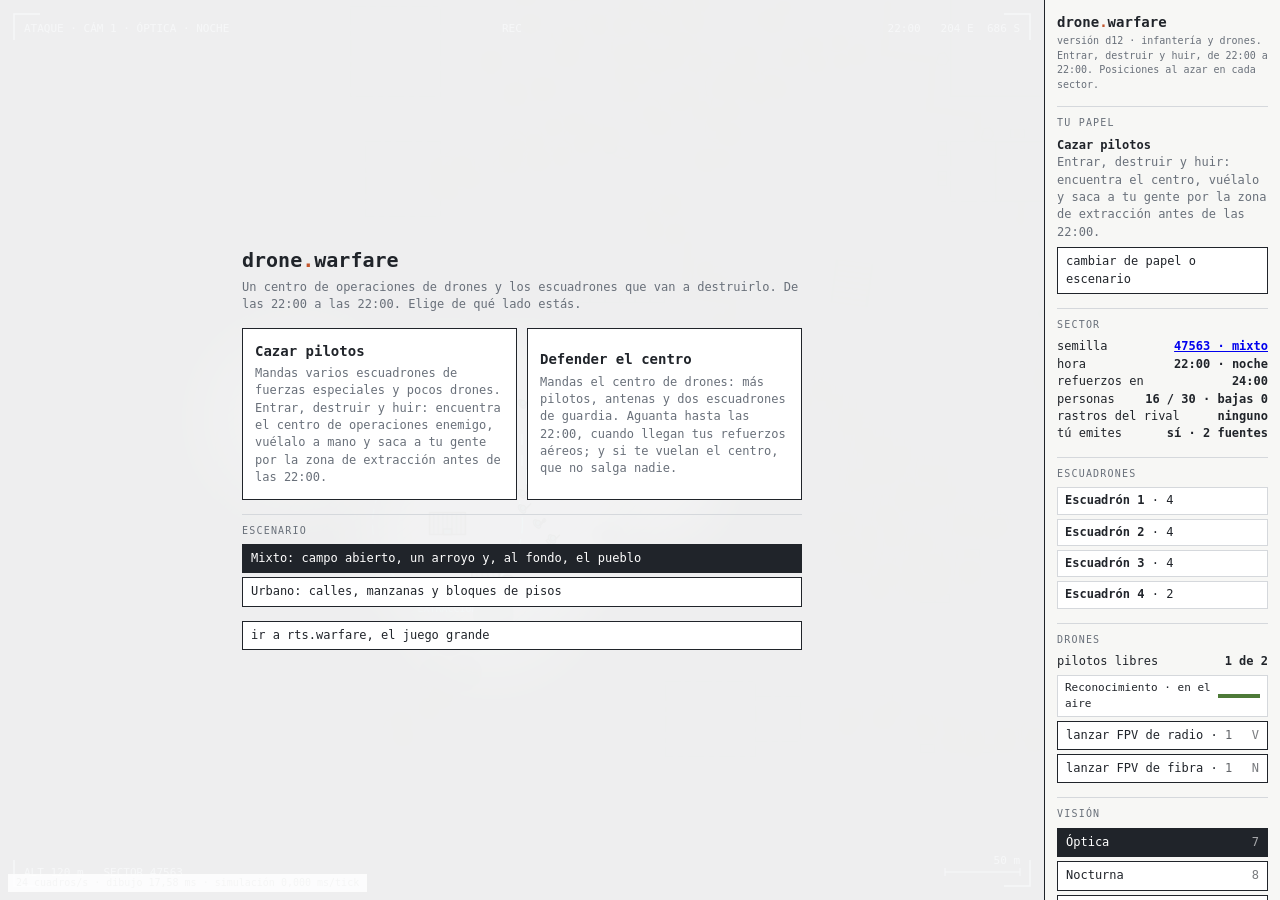
<file: drone/index.html>
<!doctype html>
<html lang="es">
<head>
<meta charset="utf-8">
<meta name="viewport" content="width=device-width, initial-scale=1, maximum-scale=1, user-scalable=no">
<title>drone.warfare</title>
<style>
  :root { --tinta: #20242a; --suave: #69707a; --linea: #d5d8dc; --yo: #1f6f78; --rival: #c2552d; --papel: #fff; }
  * { box-sizing: border-box; }
  html, body { height: 100%; margin: 0; overflow: hidden; background: var(--papel); color: var(--tinta); font: 12px/1.45 ui-monospace, SFMono-Regular, Menlo, Consolas, monospace; }
  #marco { display: grid; grid-template-columns: 1fr 236px; height: 100%; }
  #vista { position: relative; overflow: hidden; background: #e6e4da; }
  canvas { display: block; width: 100%; height: 100%; touch-action: none; cursor: crosshair; }
  #panel { border-left: 1px solid var(--tinta); padding: 12px; overflow-y: auto; background: #f7f7f5; }
  h1 { font-size: 14px; margin: 0 0 2px; } h1 i { font-style: normal; color: var(--rival); }
  .tenue { color: var(--suave); } .v { font-size: 10px; }
  .fila { display: flex; justify-content: space-between; gap: 8px; } .fila b { font-weight: 600; text-align: right; }
  h2 { font-size: 10px; text-transform: uppercase; letter-spacing: .12em; color: var(--suave); font-weight: normal; margin: 14px 0 6px; border-top: 1px solid var(--linea); padding-top: 9px; }
  button { font: inherit; color: var(--tinta); background: #fff; border: 1px solid var(--tinta); padding: 5px 8px; cursor: pointer; width: 100%; text-align: left; margin-bottom: 4px; display: flex; justify-content: space-between; }
  button[hidden] { display: none; }
  button.on { background: var(--tinta); color: #fff; } button kbd { opacity: .6; font: inherit; }
  #bajo { min-height: 5.6em; } #bajo b { display: block; }
  #aviso { position: absolute; left: 50%; top: 46px; transform: translateX(-50%); background: #fff; border: 1px solid var(--tinta); padding: 4px 10px; pointer-events: none; opacity: 0; transition: opacity .25s; white-space: nowrap; }
  #aviso.ver { opacity: 1; }
  #rend { position: absolute; left: 8px; bottom: 8px; background: rgba(255,255,255,.85); border: 1px solid var(--linea); padding: 1px 7px; font-size: 10px; color: var(--suave); cursor: pointer; }
  #fin { position: absolute; inset: 0; background: rgba(255,255,255,.88); display: flex; align-items: center; justify-content: center; z-index: 4; padding: 16px; } #fin[hidden] { display: none; } #fin > div { max-width: 420px; } #fin h1 { font-size: 26px; margin: 0 0 6px; } #fin p { margin: 0 0 14px; }
  .eq { border: 1px solid var(--linea); padding: 4px 7px; margin-bottom: 4px; cursor: pointer; background: #fff; } .eq.on { border-color: var(--tinta); } .eq i { font-style: normal; color: var(--rival); }
  .mi { display: flex; align-items: center; gap: 6px; font-size: 11px; } .mi span:first-child { flex: 1; } .mi i { flex: none; width: 42px; height: 4px; background: var(--linea); position: relative; } .mi i b { position: absolute; left: 0; top: 0; bottom: 0; background: #4d7a38; } .mi i b.mal { background: var(--rival); }
  #ordenes button i, #bFpvR i, #bFpvF i { font-style: normal; opacity: .7; } .ley { font-size: 10px; margin-top: 4px; } .ley i { display: inline-block; width: 8px; height: 8px; border-radius: 50%; border: 1px solid var(--tinta); margin: 0 3px 0 6px; vertical-align: -1px; } .ley i:first-child { margin-left: 0; }
  #menu { position: absolute; inset: 0; background: rgba(255,255,255,.93); display: flex; align-items: center; justify-content: center; padding: 16px; overflow-y: auto; z-index: 5; } #menu[hidden] { display: none; }
  #menuCaja { max-width: 560px; width: 100%; } #menuCaja h1 { font-size: 20px; } #menuCaja p { margin: 4px 0 14px; }
  #menuRoles { display: grid; grid-template-columns: 1fr 1fr; gap: 10px; } button.rol { display: block; padding: 12px; margin: 0; } button.rol b { display: block; font-size: 14px; margin-bottom: 4px; } button.rol span { color: var(--suave); } button.rol:hover { background: var(--tinta); color: #fff; } button.rol:hover span { color: #ddd; }
  @media (max-width: 560px) { #menuRoles { grid-template-columns: 1fr; } }
  @media (max-width: 760px) { #marco { grid-template-columns: 1fr; grid-template-rows: 1fr auto; } #panel { border-left: 0; border-top: 1px solid var(--tinta); max-height: 38vh; } }
</style>
</head>
<body>
<div id="marco">
  <div id="vista"><canvas id="lienzo"></canvas><div id="aviso"></div>
    <div id="fin" hidden><div><h1 id="finT"></h1><p id="finQ"></p><button type="button" id="otra"><span>otra partida, mismo papel</span></button><button type="button" id="otraRol"><span>este mismo sector, desde el otro lado</span></button></div></div>
    <div id="menu" hidden><div id="menuCaja"><h1>drone<i>.</i>warfare</h1><p class="tenue">Un centro de operaciones de drones y los escuadrones que van a destruirlo. De las 22:00 a las 22:00. Elige de qué lado estás.</p><div id="menuRoles"></div><h2>Escenario</h2><div id="menuEsc"></div><button type="button" id="menuCierra" hidden><span>volver</span></button><button type="button" id="irRts" onclick="location.href='../index.html'" style="margin-top:14px"><span>ir a rts.warfare, el juego grande</span></button></div></div><div id="rend" title="Rendimiento del último segundo"></div></div>
  <aside id="panel">
    <h1>drone<i>.</i>warfare</h1>
    <div class="tenue v">versión d12 · infantería y drones. Entrar, destruir y huir, de 22:00 a 22:00. Posiciones al azar en cada sector.</div>
    <h2>Tu papel</h2>
    <div><b id="rol"></b></div><div class="tenue" id="rolQue"></div>
    <button type="button" id="cambia" style="margin-top:6px"><span>cambiar de papel o escenario</span></button>
    <h2>Sector</h2>
    <div class="fila"><span>semilla</span><b><a id="semilla" href="#" title="Clic: otro sector"></a></b></div>
    <div class="fila"><span>hora</span><b id="hora"></b></div>
    <div class="fila"><span>refuerzos en</span><b id="amanece"></b></div>
    <div class="fila"><span>personas</span><b id="pers"></b></div>
    <div class="fila"><span>rastros del rival</span><b id="rastros"></b></div>
    <div class="fila"><span>tú emites</span><b id="emito"></b></div>
    <h2>Escuadrones</h2>
    <div id="equipos"></div>
    <div id="ordenes" hidden><button type="button" id="bSigilo"><span>sigilo</span><kbd>C</kbd></button><button type="button" id="bFuego"><span>fuego contenido</span><kbd>F</kbd></button><button type="button" id="bAlto"><span>alto</span><kbd>X</kbd></button><button type="button" id="bOrienta"><span>orientar</span><kbd>T</kbd></button><button type="button" id="bRetira"><span>retirada</span><kbd>R</kbd></button><button type="button" id="bGranada"><span>granada · <i id="cdGranada"></i></span><kbd>G</kbd></button><button type="button" id="bHumo"><span>humo · <i id="cdHumo"></i></span><kbd>B</kbd></button><div class="tenue ley"><i style="background:#3f8f3a"></i>cubierto <i style="background:#d6a21e"></i>a medias <i style="background:#9aa0a6"></i>sin cobertura <i style="background:#c2552d"></i>expuesto</div></div>
    <h2>Drones</h2>
    <div class="fila"><span>pilotos libres</span><b id="pil"></b></div>
    <div id="drones" style="margin-top:4px"></div>
    <button type="button" id="bFpvR"><span>lanzar FPV de radio · <i id="nFpvR"></i></span><kbd>V</kbd></button><button type="button" id="bFpvF"><span>lanzar FPV de fibra · <i id="nFpvF"></i></span><kbd>N</kbd></button><button type="button" id="bCasa" hidden><span>recoger el dron elegido</span><kbd>Z</kbd></button>
    <h2>Visión</h2>
    <div id="visiones"></div>
    <div class="tenue" id="notaVision"></div>
    <h2>Bajo el cursor</h2>
    <div id="bajo" class="tenue"></div>
    <h2>Manejo</h2>
    <div class="tenue">1–6: elegir escuadrón (otra vez: ir a él) · clic o arrastrar: también<br>clic derecho: ir (los puntos de color muestran dónde quedará cada uno y su cobertura) · otro clic cerca: orientar, de qué lado se cubren y adónde miran · T: orientar sin moverse · sobre un edificio enemigo: volarlo<br>C sigilo · F fuego · X alto · R retirada<br>G granada · B humo · Tab siguiente escuadrón<br>dron de reconocimiento: clic en él (o en su línea) y clic derecho donde debe vigilar · Z lo recoge<br>V / N: FPV de radio / de fibra, y clic en el blanco<br>7 8 9 0: visiones. En Espectro (0), las líneas amarillas son el rumbo hacia lo que emite el rival<br>WASD o flechas: cámara · rueda: zoom<br>Espacio + arrastrar: desplazar<br>1–4: visión · H: tu base · P: pausa</div>
  </aside>
</div>
<script>
// ===== sim/datos.js =====
// drone.warfare — datos: terreno, soldados, drones, edificios y constantes.
(function () {
  const D = globalThis.D || (globalThis.D = {});
  D.N = 96; // el sector: 96 × 96 celdas de 10 m (casi un kilómetro cuadrado)
  D.T = { SUELO: 0, CAMPO: 1, HIERBA: 2, BOSQUE: 3, CAMINO: 4, AGUA: 5, VADO: 6, PUENTE: 7, MURO: 8, RUINA: 9, TRINCHERA: 10, CRATER: 11, MURETE: 12 };
  D.TERRENO = ['Suelo', 'Campo arado', 'Hierba', 'Arboleda', 'Camino', 'Arroyo', 'Vado', 'Puente', 'Muro', 'Ruina', 'Trinchera', 'Cráter', 'Obstáculo bajo'];
  // Cuánto tapa cada terreno a quien está quieto dentro (0 = nada, 1 = del todo). Lo usará la detección (entrega 2).
  D.COBERTURA = [0, 0, 0.1, 0.7, 0, 0, 0, 0.2, 0, 0.8, 0.6, 0.35, 0];
  // Cobertura con dirección, al estilo de Company of Heroes: lo que tienes pegado entre tú y quien te dispara. El obstáculo bajo
  // (murete, escombro, coche calcinado) y la esquina de un muro cubren mucho; el borde de una arboleda, algo. No se pisan, pero se ve y se dispara por encima.
  D.COB_LADO = { 8: 0.8, 12: 0.75, 3: 0.4 }; D.COB_PESADA = 0.6; D.COB_LIGERA = 0.25; D.COB_EXPUESTO = -0.25; // en camino, calle o puente, sin nada delante: cobertura negativa
  D.cobNivel = (v) => (v >= D.COB_PESADA ? 'pesada' : v >= D.COB_LIGERA ? 'ligera' : v < 0 ? 'expuesto' : 'ninguna');
  D.prng = function (semilla) { let a = semilla >>> 0; return function () { a = (a + 0x6D2B79F5) >>> 0; let t = a; t = Math.imul(t ^ (t >>> 15), t | 1); t ^= t + Math.imul(t ^ (t >>> 7), t | 61); return ((t ^ (t >>> 14)) >>> 0) / 4294967296; }; };

  // Fuerzas especiales.
  D.SOL = {
    asaltante:  { nombre: 'Asaltante', que: 'Fusil. Llega y coloca la carga que destruye el centro enemigo.', proto: true },
    escopetero: { nombre: 'Escopetero', que: 'Última defensa del equipo contra el FPV que entra.', proto: true },
    zapador:    { nombre: 'Zapador', que: 'Cargas, minas, túneles; corta y sigue el hilo de fibra.' },
    inhibidor:  { nombre: 'Operador de inhibidor', que: 'Burbuja de 60 m que tumba los FPV de radio enemigos. Emite.' },
    observador: { nombre: 'Observador', que: 'Lleva un repetidor (enlace de radio a 220 m) y un goniómetro: marca el rumbo hacia la antena enemiga que emite.' },
    tirador:    { nombre: 'Tirador', que: 'Largo alcance contra pilotos y antenas; se oculta mejor.' },
    sanitario:  { nombre: 'Sanitario', que: 'Estabiliza heridos para evacuarlos.' },
    piloto:     { nombre: 'Piloto', que: 'Vuela un dron a la vez desde el centro de operaciones.', proto: true },
  };
  // Lo que cada soldado lleva y cómo se le ve. ver: hasta dónde ve de día (celdas); firma: cuánto se le ve a él (1 = normal);
  // carga: puede colocar la carga que vuela un edificio; cura: atiende a los suyos.
  for (const k in D.SOL) Object.assign(D.SOL[k], { vida: 100, vel: 0.026, ver: 20, firma: 1, arma: 'pistola' });
  Object.assign(D.SOL.asaltante, { arma: 'fusil', carga: true }); Object.assign(D.SOL.escopetero, { arma: 'escopeta' }); Object.assign(D.SOL.zapador, { arma: 'fusil', carga: true });
  Object.assign(D.SOL.inhibidor, { arma: 'fusil' }); Object.assign(D.SOL.observador, { ver: 25 }); Object.assign(D.SOL.tirador, { arma: 'rifle', ver: 27, firma: 0.6 }); Object.assign(D.SOL.sanitario, { cura: true });
  // Armas: alcance (celdas), ticks entre disparos, daño, puntería de partida y cuánto aprieta contra el suelo cada tiro (supr).
  // Un fusil solo apenas suprime; tres sobre el mismo blanco lo clavan en unos segundos.
  D.ARMA = {
    fusil:    { nombre: 'fusil', alc: 14, cad: 14, dano: 10, prec: 0.42, supr: 9 },
    escopeta: { nombre: 'escopeta', alc: 5, cad: 18, dano: 26, prec: 0.7, supr: 13 },
    rifle:    { nombre: 'rifle de precisión', alc: 26, cad: 70, dano: 60, prec: 0.8, supr: 45 },
    pistola:  { nombre: 'pistola', alc: 6, cad: 16, dano: 6, prec: 0.4, supr: 4 },
  };
  // Cuánto frena cada terreno a quien va a pie (1 = paso normal).
  D.PASO = [1, 0.9, 0.95, 0.8, 1.1, 0, 0.5, 1.1, 0, 0.7, 0.8, 0.8, 0];
  D.DRON = {
    recon:       { nombre: 'Dron de reconocimiento', que: 'Los ojos: encuentra equipos, antenas e hilo de fibra.', alt: 3.2, radio: true, proto: true, vel: 0.08, bat: 3600 },
    fpvRadio:    { nombre: 'FPV de radio', que: 'Golpe barato de un solo uso. Lo tumba el inhibidor.', alt: 1.4, radio: true, proto: true, vel: 0.16, bat: 900, fpv: true },
    fpvFibra:    { nombre: 'FPV de fibra', que: 'Inmune al inhibidor y entra en edificios; deja hilo.', alt: 1.2, radio: false, proto: true, vel: 0.13, bat: 900, fpv: true },
    bombardero:  { nombre: 'Bombardero', que: 'Granadas sobre gente parada.', alt: 2.2, radio: true },
    interceptor: { nombre: 'Interceptor', que: 'Derriba drones.', alt: 3.2, radio: true },
    repetidor:   { nombre: 'Repetidor', que: 'Alarga el enlace de radio.', alt: 3.8, radio: true },
    carga:       { nombre: 'Dron de carga', que: 'Lleva munición y baterías al equipo.', alt: 2, radio: true },
    ugv:         { nombre: 'Robot terrestre', que: 'Suministro y heridos por tierra.', alt: 0, radio: true },
  };
  D.EDIF = {
    centro:   { nombre: 'Centro de operaciones', que: 'El objetivo. Enterrado bajo un edificio cualquiera: ningún dron lo ve, hay que registrar el edificio; solo cae con una carga puesta a mano.', tam: 3, proto: true },
    taller:   { nombre: 'Taller de drones', que: 'Fabrica y recarga drones.', tam: 3, proto: true },
    antena:   { nombre: 'Antena', que: 'Da alcance de radio a los drones. Emite y delata.', tam: 1, emite: true, proto: true },
    barracon: { nombre: 'Barracón', que: 'De aquí salen las fuerzas especiales.', tam: 3, proto: true },
    falsa:    { nombre: 'Antena falsa', que: 'Señuelo: parece una antena y está fría.', tam: 1 },
    escucha:  { nombre: 'Estación de escucha', que: 'Da el rumbo hacia lo que emite el enemigo.', tam: 2 },
    red:      { nombre: 'Red antidron', que: 'Detiene FPV sobre un tramo.', tam: 2 },
    pozo:     { nombre: 'Posición enterrada', que: 'Oculta y protege a un equipo.', tam: 1 },
    suministro: { nombre: 'Punto de suministro', que: 'Munición y baterías a mano.', tam: 2 },
    boca:     { nombre: 'Boca de tubería', que: 'Entrada a un paso bajo tierra: ningún dron ve dentro.', tam: 1 },
  };
  D.ECON = {
    dia: 28800, diaLuz: 14400, crepusculo: 600, inicio: 0, hora0: 22, extraeRadio: 5, tope: [30, 30], // la partida simula 24 horas en 24 min (un minuto por hora): de las 22:00 a las 22:00 del día siguiente, cuando llegan los refuerzos aéreos de la defensa. Amanece a las 06:00 y anochece a las 18:00. La zona de extracción: 50 m de radio. 30 personas por bando
    verNoche: 0.45, verEdif: 14, dronVe: 12, dronVeEdif: 10, // de noche el soldado ve el 45 % (lleva visor); a qué distancia se descubre un edificio; lo que ve un dron de reconocimiento
    sigiloVel: 0.5, sigiloFirma: 0.6, quietoCob: 1, andaCob: 0.35, firmaTiro: 1.4, tiroDelata: 40, // en sigilo: media velocidad y menos firma; quieto, la cobertura tapa del todo; andando, un tercio; quien dispara se delata 2 s
    agachadoBlanco: 0.8, clavadoBlanco: 0.55, clavadoCad: 1.5, // cuerpo a tierra: al agachado se le acierta menos y al clavado, casi la mitad; el clavado dispara más despacio. La supresión para a la gente, no la mata
    supr: 50, suprVel: 0.5, suprPrec: 0.75, cobTiro: 0.75, andaPrec: 0.5, curaRadio: 2.5, cura: 0.08, // bajo fuego: 2,5 s agachado, lento y con peor puntería; la cobertura quita hasta el 60 % de los impactos; el sanitario
    cargaTicks: 100, cargaDist: 2.2, // colocar la carga: 5 s pegado al edificio
    suprVecino: 0.5, suprBaja: 0.55, suprAgachado: 35, suprClavado: 75, clavadoPrec: 0.5, // supresión: cada tiro que te tiran la sube (menos si estás cubierto) y baja sola; agachado: lento y peor puntería; clavado: ni se mueve
    retiradaVel: 1.35, retiradaBlanco: 0.6, // retirada: corren al barracón, no disparan y cuesta más darles
    granadaAlc: 5, granadaVuelo: 20, granadaRadio: 1.6, granadaDano: 70, granadaSupr: 70, granadaCd: 400, // granada: 50 m, 1 s de vuelo, 20 s de recarga por equipo
    humoAlc: 6, humoRadio: 2.6, humoDura: 500, humoCd: 600, // bote de humo: nube de 25 s que corta la vista (no a la térmica)
    // Drones. Cada dron en el aire ocupa a un piloto. Los de radio necesitan una antena propia a menos de `enlace` o a un observador (repetidor) a menos de `enlaceObs`; el de fibra, lo que da el carrete desde el taller.
    enlace: 60, enlaceObs: 22, enlaceCorte: 40, fibraAlc: 80, inhibeRadio: 6, reconRadio: 4, recarga: 6, // sin enlace 2 s, el dron cae; el de reconocimiento vuelve solo a recargar (30 s) y sale otra vez
    fpvRadio: 1.4, fpvDano: 80, fpvSupr: 80, fpvTecho: 0.3, // el FPV revienta al llegar; el de radio apenas hace daño bajo techo, el de fibra entra
    dronTiroAlc: 5, escopetaDron: 0.28, fusilDron: 0.07, dronOye: 9, // a 50 m el equipo le dispara: la escopeta acierta uno de cada tres tiros; el fusil, casi nunca
    verCentro: 3.5, rumboError: 0.14, hiloVe: 2.5, hiloVeDron: 5, // el centro está enterrado bajo un edificio: no lo ve ningún dron y hay que registrar el edificio (un soldado a 35 m de su centro, dentro o pegado a la pared); el rumbo de radio falla hasta 8°; el hilo de fibra se ve a 25 m (50 m desde un dron)
    fabrica: [1800, 1200], fpvTope: [2, 4], // el taller saca un FPV cada 90 s (atacante) o 60 s (defensor), hasta tener tantos posados
  };
  // Los dos papeles. El bando 0 ataca (caza pilotos: muchos equipos, pocos drones); el bando 1 defiende (el centro de drones: muchos pilotos y medios, una guardia corta).
  D.ROL = [
    { clave: 'ataque', nombre: 'Cazar pilotos', que: 'Mandas varios escuadrones de fuerzas especiales y pocos drones. Entrar, destruir y huir: encuentra el centro de operaciones enemigo, vuélalo a mano y saca a tu gente por la zona de extracción antes de las 22:00.' },
    { clave: 'defensa', nombre: 'Defender el centro', que: 'Mandas el centro de drones: más pilotos, antenas y dos escuadrones de guardia. Aguanta hasta las 22:00, cuando llegan tus refuerzos aéreos; y si te vuelan el centro, que no salga nadie.' },
  ];
  D.ESCENARIO = { mixto: 'Mixto: campo abierto, un arroyo y, al fondo, el pueblo', urbano: 'Urbano: calles, manzanas y bloques de pisos' };
})();

// ===== sim/mapa.js =====
// drone.warfare — el sector: se genera como dibujo (campos, lindes, calles, edificios, camino, arroyo…) y luego se pasa
// a rejilla. El dibujo queda guardado para pintarlo con detalle; la rejilla es lo que usa la simulación.
// Dos escenarios: 'mixto' (campo abierto que acaba en un pueblo, con un arroyo en medio) y 'urbano' (casi todo ciudad).
// El atacante (bando 0) parte del campo o del borde; el defensor (bando 1) tiene su centro dentro del casco urbano.
(function () {
  const D = globalThis.D || (globalThis.D = {});
  const T = D.T, TAU = Math.PI * 2;

  D.generarMapa = function (semilla, escenario) {
    escenario = escenario === 'urbano' ? 'urbano' : 'mixto';
    const N = D.N, az = D.prng(semilla ^ (escenario === 'urbano' ? 0x7A11 : 0)), terreno = new Uint8Array(N * N);
    const entre = (a, b) => a + az() * (b - a), dentro = (x, y) => x >= 0 && y >= 0 && x < N && y < N;
    const pon = (x, y, t) => { x = Math.floor(x); y = Math.floor(y); if (dentro(x, y)) terreno[y * N + x] = t; };
    const disco = (cx, cy, r, t, solo) => { for (let y = Math.floor(cy - r); y <= cy + r; y++) for (let x = Math.floor(cx - r); x <= cx + r; x++) if (dentro(x, y) && Math.hypot(x + 0.5 - cx, y + 0.5 - cy) <= r && (!solo || solo(terreno[y * N + x]))) terreno[y * N + x] = t; };
    const trazo = (pts, r, t, solo) => { for (let i = 0; i + 1 < pts.length; i++) { const [ax, ay] = pts[i], [bx, by] = pts[i + 1], L = Math.hypot(bx - ax, by - ay), n = Math.max(1, Math.ceil(L * 2)); for (let k = 0; k <= n; k++) disco(ax + ((bx - ax) * k) / n, ay + ((by - ay) * k) / n, r, t, solo); } };
    const enPoli = (p, x, y) => { let d = false; for (let i = 0, j = p.length - 1; i < p.length; j = i++) if (p[i][1] > y !== p[j][1] > y && x < ((p[j][0] - p[i][0]) * (y - p[i][1])) / (p[j][1] - p[i][1]) + p[i][0]) d = !d; return d; };
    const curva = (pasos, desvio) => { const o = [pasos[0]]; for (let i = 0; i + 1 < pasos.length; i++) { const [ax, ay] = pasos[i], [bx, by] = pasos[i + 1]; for (let k = 1; k <= 4; k++) { const f = k / 4, s = k < 4 ? Math.sin(f * Math.PI) : 0; o.push([ax + (bx - ax) * f + (az() - 0.5) * desvio * s, ay + (by - ay) * f + (az() - 0.5) * desvio * s]); } } return o; };
    const blando = (t) => t === T.SUELO || t === T.CAMPO || t === T.HIERBA || t === T.CRATER;
    const libre = (x, y) => { x = Math.floor(x); y = Math.floor(y); return dentro(x, y) && x >= 3 && y >= 3 && x <= N - 4 && y <= N - 4 && blando(terreno[y * N + x]); };

    // El sector se dibuja con el atacante abajo a la izquierda (en cualquier punto de esos dos bordes) y el casco urbano en el
    // cuadrante opuesto (o casi todo, en 'urbano'); al final se le da la vuelta al azar (ocho orientaciones), así que el
    // atacante puede salir de cualquier borde. El centro del defensor no deja huella en el plano: va bajo un edificio
    // cualquiera, del pueblo o del campo, lejos del atacante.
    const ataque = az() < 0.5 ? { x: Math.round(entre(10, 36)), y: Math.round(entre(N - 15, N - 10)) } : { x: Math.round(entre(10, 15)), y: Math.round(entre(N - 38, N - 10)) };
    const U = escenario === 'urbano' ? { x0: 5, y0: 4, x1: N - 4, y1: N - 5 } : { x0: Math.round(N * entre(0.44, 0.5)), y0: 4, x1: N - 4, y1: Math.round(N * entre(0.52, 0.58)) };

    // 1. Campo: parcelas aradas, manchas de hierba, lindes de árboles y bosquetes.
    const campos = [], hierbas = []; let arboles = [];
    for (let i = 0; i < 6; i++) { const cx = entre(8, N - 8), cy = entre(8, N - 8), w = entre(12, 24), h = entre(10, 20), a = entre(0, Math.PI), c = Math.cos(a), s = Math.sin(a); campos.push({ pts: [[-w, -h], [w, -h * entre(0.7, 1)], [w * entre(0.7, 1), h], [-w, h]].map(([px, py]) => [cx + px * c - py * s, cy + px * s + py * c]), ang: entre(0, Math.PI) }); }
    for (let i = 0; i < 7; i++) hierbas.push({ x: entre(4, N - 4), y: entre(4, N - 4), rx: entre(6, 15), ry: entre(4, 10), ang: entre(0, Math.PI) });
    for (const h of hierbas) { const c = Math.cos(-h.ang), s = Math.sin(-h.ang); for (let y = 0; y < N; y++) for (let x = 0; x < N; x++) { const dx = x + 0.5 - h.x, dy = y + 0.5 - h.y, u = (dx * c - dy * s) / h.rx, v = (dx * s + dy * c) / h.ry; if (u * u + v * v <= 1) terreno[y * N + x] = T.HIERBA; } }
    for (const f of campos) for (let y = 0; y < N; y++) for (let x = 0; x < N; x++) if (enPoli(f.pts, x + 0.5, y + 0.5)) terreno[y * N + x] = T.CAMPO;
    const arbol = (x, y, r) => { if (x > 1 && y > 1 && x < N - 1 && y < N - 1) { arboles.push({ x, y, r }); disco(x, y, Math.max(0.6, r * 0.8), T.BOSQUE, (t) => t !== T.CAMINO && t !== T.MURO && t !== T.RUINA && t !== T.AGUA); } };
    for (let i = 0; i < 9; i++) { const x0 = entre(6, N - 6), y0 = entre(6, N - 6), a = entre(0, TAU), L = entre(16, 40); for (let d = 0; d < L; d += entre(0.7, 1.1)) arbol(x0 + Math.cos(a) * d + entre(-0.9, 0.9), y0 + Math.sin(a) * d + entre(-0.9, 0.9), entre(0.75, 1.35)); }
    for (let i = 0; i < 5; i++) { const x0 = entre(10, N - 10), y0 = entre(10, N - 10), R = entre(4, 8); for (let k = 0; k < R * R * 0.9; k++) { const a = entre(0, TAU), d = Math.sqrt(az()) * R; arbol(x0 + Math.cos(a) * d, y0 + Math.sin(a) * d * 0.8, entre(0.75, 1.4)); } }

    // 2. El arroyo (solo en el escenario mixto): cruza el sector entre el campo del atacante y el pueblo.
    const arroyo = escenario === 'mixto' ? curva([[-1, entre(N * 0.3, N * 0.42)], [N * 0.3, entre(N * 0.46, N * 0.56)], [N * 0.6, entre(N * 0.62, N * 0.72)], [N + 1, entre(N * 0.7, N * 0.8)]], 8) : [];
    if (arroyo.length) trazo(arroyo, 1.25, T.AGUA);

    // 3. El casco urbano: se despeja, se trazan calles en retícula y cada manzana se llena de edificios, patios y escombro.
    for (let y = U.y0; y <= U.y1; y++) for (let x = U.x0; x <= U.x1; x++) if (terreno[y * N + x] !== T.AGUA) terreno[y * N + x] = T.SUELO;
    const cortes = (a, b) => { const o = [a]; let p = a; while (p + 16 < b) { p += Math.round(entre(9, 12)); o.push(p); } o.push(b); return o; };
    const cx = cortes(U.x0, U.x1), cy = cortes(U.y0, U.y1), calles = [];
    for (const x of cx) calles.push([[x + 0.5, U.y0 + 0.5], [x + 0.5, U.y1 + 0.5]]); for (const y of cy) calles.push([[U.x0 + 0.5, y + 0.5], [U.x1 + 0.5, y + 0.5]]);
    for (const c of calles) trazo(c, 0.8, T.CAMINO, (t) => t !== T.AGUA);
    const ruinas = [], casa = (x, y, w, h, alto) => {
      x = Math.round(x); y = Math.round(y); w = Math.round(w); h = Math.round(h); if (w < 3 || h < 3 || x < 2 || y < 2 || x + w > N - 2 || y + h > N - 2) return false;
      if (Math.hypot(x + w / 2 - ataque.x, y + h / 2 - ataque.y) < 11) return false;
      for (let j = 0; j < h; j++) for (let i = 0; i < w; i++) { const t = terreno[(y + j) * N + x + i]; if (t === T.CAMINO || t === T.AGUA || t === T.MURO || t === T.RUINA) return false; }
      const huecos = []; for (let k = 0; k < (w + h > 12 ? 4 : 3); k++) { const lado = Math.floor(az() * 4); huecos.push(lado < 2 ? [x + 1 + Math.floor(az() * (w - 2)), lado ? y + h - 1 : y] : [lado === 2 ? x : x + w - 1, y + 1 + Math.floor(az() * (h - 2))]); }
      for (let j = 0; j < h; j++) for (let i = 0; i < w; i++) pon(x + i, y + j, i === 0 || j === 0 || i === w - 1 || j === h - 1 ? T.MURO : T.RUINA);
      for (const [hx, hy] of huecos) pon(hx, hy, T.RUINA);
      ruinas.push({ x, y, w, h, huecos, alto: !!alto, part: az() < 0.6 ? entre(0.35, 0.65) : 0 }); return true;
    };
    const manzanas = [];
    for (let j = 0; j + 1 < cy.length; j++) for (let i = 0; i + 1 < cx.length; i++) manzanas.push({ x0: cx[i] + 2, y0: cy[j] + 2, x1: cx[i + 1] - 2, y1: cy[j + 1] - 2 });
    for (const b of manzanas) {
      if (b.reservada) continue; const w = b.x1 - b.x0 + 1, h = b.y1 - b.y0 + 1, q = az();
      if (q < 0.1) { for (let k = 0; k < w * h * 0.12; k++) arbol(entre(b.x0, b.x1 + 1), entre(b.y0, b.y1 + 1), entre(0.75, 1.3)); b.tipo = 'parque'; continue; } // plaza arbolada
      if (q < 0.28 && w >= 6 && h >= 5) { casa(b.x0, b.y0, w, h, true); b.tipo = 'bloque'; continue; } // un bloque grande que ocupa la manzana
      for (let k = 0; k < 5; k++) { const cw = Math.round(entre(3, Math.min(6, w))), chh = Math.round(entre(3, Math.min(6, h))); casa(b.x0 + Math.floor(az() * Math.max(1, w - cw + 1)), b.y0 + Math.floor(az() * Math.max(1, h - chh + 1)), cw, chh, az() < 0.25); }
      for (let k = 0; k < 2; k++) if (az() < 0.5) arbol(entre(b.x0, b.x1 + 1), entre(b.y0, b.y1 + 1), entre(0.7, 1.1)); // algún árbol de patio
    }
    // Granjas sueltas en el campo (escenario mixto).
    if (escenario === 'mixto') for (const [gx, gy] of [[entre(N * 0.12, N * 0.36), entre(N * 0.1, N * 0.28)], [entre(N * 0.3, N * 0.5), entre(N * 0.72, N * 0.88)], [entre(N * 0.6, N * 0.84), entre(N * 0.64, N * 0.86)], [entre(N * 0.06, N * 0.2), entre(N * 0.34, N * 0.5)]]) { casa(gx, gy, entre(4, 7), entre(4, 7)); casa(gx + entre(6, 8), gy + entre(-2, 3), entre(3, 5), entre(3, 5)); if (az() < 0.5) casa(gx + entre(-2, 3), gy + entre(7, 9), entre(4, 5), entre(4, 5)); }

    // 4. El defensor. El centro va enterrado bajo un edificio cualquiera de 40 m de lado o más, a más de 550 m del atacante:
    // cuatro de cada diez veces (si hay), una casa suelta del campo; si no, cualquiera, del pueblo o de fuera. En el plano ese
    // edificio es igual que los demás. Taller, barracón y antenas, repartidos alrededor.
    const dAt = (r) => Math.hypot(r.x + r.w / 2 - ataque.x, r.y + r.h / 2 - ataque.y), caben = ruinas.filter((r) => r.w >= 4 && r.h >= 4), enCampo = (r) => r.x + r.w <= U.x0 || r.x > U.x1 || r.y + r.h <= U.y0 || r.y > U.y1;
    let cand = caben.filter((r) => dAt(r) >= 57); if (!cand.length) cand = caben.filter((r) => dAt(r) >= 40); if (!cand.length) cand = [caben.slice().sort((a, c) => dAt(c) - dAt(a))[0] || ruinas.slice().sort((a, c) => dAt(c) - dAt(a))[0]];
    const fuera = cand.filter(enCampo), sorteo = (l) => l[Math.floor(az() * l.length)];
    const casaCentro = sorteo(fuera.length && az() < 0.4 ? fuera : cand), mia = { x0: casaCentro.x, y0: casaCentro.y, x1: casaCentro.x + casaCentro.w - 1, y1: casaCentro.y + casaCentro.h - 1 };
    const defensa = { x: casaCentro.x + Math.floor(casaCentro.w / 2), y: casaCentro.y + Math.floor(casaCentro.h / 2) }, ancha = mia.x1 - mia.x0 >= mia.y1 - mia.y0, pueblo = { x: (U.x0 + U.x1) / 2, y: (U.y0 + U.y1) / 2 };
    const bases = [ataque, defensa];
    ataque.frente = Math.atan2(pueblo.y - ataque.y, pueblo.x - ataque.x); defensa.frente = Math.atan2(ataque.y - defensa.y, ataque.x - defensa.x); // el atacante sale mirando al pueblo, no al centro: su despliegue no delata nada
    defensa.centro = { x: defensa.x, y: defensa.y };
    const patio = (dmin, dmax, evita) => { for (let k = 0; k < 600; k++) { const x = Math.round(defensa.x + entre(-dmax, dmax)), y = Math.round(defensa.y + entre(-dmax, dmax)), d = Math.hypot(x - defensa.x, y - defensa.y); if (d >= dmin && d <= dmax && libre(x, y) && terreno[y * N + x] !== T.CRATER && Math.hypot(x - ataque.x, y - ataque.y) > 30 && !(x >= mia.x0 - 1 && x <= mia.x1 + 1 && y >= mia.y0 - 1 && y <= mia.y1 + 1) && evita.every((e) => Math.hypot(e.x - x, e.y - y) > 9)) return { x, y }; } return null; };
    // El taller no está pegado al centro: a 90–160 m, en otra manzana, donde no pise calle ni agua (los edificios que estorben se quitan luego).
    const sitio = (dmin, dmax, lejosDe) => { for (let k = 0; k < 800; k++) { const x = Math.round(defensa.x + entre(-dmax, dmax)), y = Math.round(defensa.y + entre(-dmax, dmax)), d = Math.hypot(x - defensa.x, y - defensa.y); if (d < dmin || d > dmax || x < 6 || y < 6 || x > N - 7 || y > N - 7 || Math.hypot(x - ataque.x, y - ataque.y) < 40 || (lejosDe && Math.hypot(x - lejosDe.x, y - lejosDe.y) < 9) || (x >= mia.x0 - 4 && x <= mia.x1 + 4 && y >= mia.y0 - 4 && y <= mia.y1 + 4)) continue; let bien = true; for (let j = -3; j <= 3 && bien; j++) for (let i = -3; i <= 3; i++) { const t = terreno[(y + j) * N + x + i]; if (t === T.CAMINO || t === T.AGUA) { bien = false; break; } } if (bien) return { x, y }; } return null; };
    defensa.taller = sitio(9, 16) || sitio(7, 24) || (ancha ? { x: defensa.x + 4, y: defensa.y } : { x: defensa.x, y: defensa.y + 4 });
    defensa.barracon = sitio(7, 14, defensa.taller) || sitio(6, 22, defensa.taller) || (ancha ? { x: defensa.x - 4, y: defensa.y } : { x: defensa.x, y: defensa.y - 4 }); // el barracón tampoco delata al centro
    defensa.antenas = []; for (let k = 0; k < 2; k++) { const p = patio(11, 26, defensa.antenas.concat([defensa.taller])); if (p) defensa.antenas.push(p); }
    defensa.falsa = patio(8, 24, defensa.antenas) || patio(6, 30, []); defensa.escucha = patio(6, 16, defensa.antenas.concat(defensa.falsa ? [defensa.falsa] : [])) || patio(4, 24, []);
    for (let d = 6; d < 40 && !defensa.antenas.length; d++) for (let q = 0; q < 12; q++) { const x = Math.round(defensa.x + Math.cos(q * 0.52) * d), y = Math.round(defensa.y + Math.sin(q * 0.52) * d); if (libre(x, y)) { defensa.antenas.push({ x, y }); break; } }

    // 5. Trincheras: una del defensor en el borde del pueblo que mira al atacante, y otra abandonada en tierra de nadie.
    const trincheras = [], firme = (t) => t !== T.AGUA && t !== T.MURO && t !== T.RUINA && t !== T.CAMINO, zanja = (x0, y0, a, L) => { const pts = [], c = Math.cos(a), s = Math.sin(a); for (let i = 0; i <= L / 2.4; i++) { const d = i * 2.4, lado = i % 2 ? 1.1 : -1.1; pts.push([x0 + c * d - s * lado, y0 + s * d + c * lado]); } trincheras.push(pts); trazo(pts, 0.45, T.TRINCHERA, firme); };
    if (escenario === 'mixto') { const a = Math.atan2(ataque.y - pueblo.y, ataque.x - pueblo.x), d = Math.min((U.x1 - U.x0) / 2 + 4, 30), px = pueblo.x + Math.cos(a) * d, py = pueblo.y + Math.sin(a) * d; zanja(px - Math.cos(a + Math.PI / 2) * 9, py - Math.sin(a + Math.PI / 2) * 9, a + Math.PI / 2, 18); }
    zanja(ataque.x + Math.cos(ataque.frente) * entre(26, 34) + entre(-6, 6), ataque.y + Math.sin(ataque.frente) * entre(26, 34) + entre(-6, 6), ataque.frente + Math.PI / 2 + entre(-0.4, 0.4), 13);

    // 6. Cráteres: por todas partes, más espesos entre los dos bandos.
    const crateres = [], mx = (ataque.x + pueblo.x) / 2, my = (ataque.y + pueblo.y) / 2;
    for (let i = 0; i < 44; i++) { const lejos = i > 26, x = lejos ? entre(4, N - 4) : mx + entre(-26, 26), y = lejos ? entre(4, N - 4) : my + entre(-26, 26), r = entre(0.6, 1.5); if (!dentro(Math.floor(x), Math.floor(y)) || !blando(terreno[Math.floor(y) * N + Math.floor(x)])) continue; crateres.push({ x, y, r }); disco(x, y, r * 0.8, T.CRATER, blando); }

    // 7. El camino de fuera: del punto de partida del atacante a la esquina más cercana de la retícula. Manda sobre lo
    // demás: donde cruza el agua hay puente.
    let nudo = [cx[0], cy[cy.length - 1]], nd = 1e9; for (const x of cx) for (const y of cy) { const d = Math.hypot(x - ataque.x, y - ataque.y); if (d < nd) { nd = d; nudo = [x, y]; } }
    const camino = curva([[ataque.x + 3, ataque.y - 3], [(ataque.x + nudo[0]) / 2 + entre(-6, 6), (ataque.y + nudo[1]) / 2 + entre(-6, 6)], [nudo[0] + 0.5, nudo[1] + 0.5]], 9);
    for (let i = 0; i + 1 < camino.length; i++) { const [ax, ay] = camino[i], [bx, by] = camino[i + 1], n = Math.max(1, Math.ceil(Math.hypot(bx - ax, by - ay) * 2)); for (let k = 0; k <= n; k++) { const px = ax + ((bx - ax) * k) / n, py = ay + ((by - ay) * k) / n; for (let y = Math.floor(py - 0.9); y <= py + 0.9; y++) for (let x = Math.floor(px - 0.9); x <= px + 0.9; x++) if (dentro(x, y) && Math.hypot(x + 0.5 - px, y + 0.5 - py) <= 0.95) { const t = terreno[y * N + x]; if (t !== T.MURO && t !== T.RUINA) terreno[y * N + x] = t === T.AGUA || t === T.PUENTE ? T.PUENTE : T.CAMINO; } } }
    // Las calles que cruzan el arroyo también llevan puente.
    for (const c of calles) for (let k = 0; k <= 200; k++) { const x = c[0][0] + ((c[1][0] - c[0][0]) * k) / 200, y = c[0][1] + ((c[1][1] - c[0][1]) * k) / 200; for (const [dx, dy] of [[0, 0], [0.6, 0], [-0.6, 0], [0, 0.6], [0, -0.6]]) { const X = Math.floor(x + dx), Y = Math.floor(y + dy); if (dentro(X, Y) && terreno[Y * N + X] === T.AGUA) terreno[Y * N + X] = T.PUENTE; } }

    // 8. Dos vados en el arroyo.
    const vados = [];
    if (arroyo.length) for (const f of [entre(0.1, 0.25), entre(0.4, 0.55)]) { const i = Math.min(arroyo.length - 2, Math.floor(f * (arroyo.length - 1))), x = (arroyo[i][0] + arroyo[i + 1][0]) / 2, y = (arroyo[i][1] + arroyo[i + 1][1]) / 2; if (!dentro(Math.floor(x), Math.floor(y))) continue; vados.push({ x, y }); disco(x, y, 2.3, T.VADO, (t) => t === T.AGUA); }

    // 9. Pasos bajo tierra: dos tuberías o alcantarillas. Cada una une una boca del lado del atacante con otra dentro del pueblo.
    const tubos = [];
    for (let k = 0; k < 2; k++) {
      const f = k ? entre(0.62, 0.74) : entre(0.4, 0.52), lado = (k ? 1 : -1) * entre(8, 16), bx = ataque.x + (pueblo.x - ataque.x) * f - Math.sin(ataque.frente) * lado, by = ataque.y + (pueblo.y - ataque.y) * f + Math.cos(ataque.frente) * lado, L = entre(16, 24);
      let a = null, b = null; for (let d = 0; d < 9 && !a; d++) for (let q = 0; q < 8 && !a; q++) { const x = bx - Math.cos(ataque.frente) * L / 2 + Math.cos(q) * d, y = by - Math.sin(ataque.frente) * L / 2 + Math.sin(q) * d; if (libre(x, y)) a = { x: Math.floor(x) + 0.5, y: Math.floor(y) + 0.5 }; }
      for (let d = 0; d < 9 && !b; d++) for (let q = 0; q < 8 && !b; q++) { const x = bx + Math.cos(ataque.frente) * L / 2 + Math.cos(q) * d, y = by + Math.sin(ataque.frente) * L / 2 + Math.sin(q) * d; if (libre(x, y)) b = { x: Math.floor(x) + 0.5, y: Math.floor(y) + 0.5 }; }
      if (a && b && Math.hypot(a.x - b.x, a.y - b.y) > 8) tubos.push({ a, b });
    }

    // 10. El punto de partida del atacante: un claro con barracón, un taller pequeño y, apartada, su antena.
    { const b = ataque, a = b.frente, lado = a + Math.PI / 2;
      disco(b.x + 0.5, b.y + 0.5, 6.5, T.SUELO, (t) => t !== T.CAMINO && t !== T.PUENTE);
      b.barracon = { x: b.x, y: b.y }; b.taller = { x: Math.round(b.x + Math.cos(lado) * 4.5), y: Math.round(b.y + Math.sin(lado) * 4.5) };
      let an = null; for (let d = 12; d > 6 && !an; d--) for (const s of [-1, 1]) { const x = Math.round(b.x + Math.cos(lado) * d * s - Math.cos(a) * 3), y = Math.round(b.y + Math.sin(lado) * d * s - Math.sin(a) * 3); if (!an && libre(x, y)) an = { x, y }; }
      b.antenas = [an || { x: Math.round(b.x - Math.cos(a) * 5), y: Math.round(b.y - Math.sin(a) * 5) }]; }
    for (const b of bases) for (const an of b.antenas) disco(an.x + 0.5, an.y + 0.5, 1.4, T.SUELO, (t) => t === T.BOSQUE || t === T.CRATER);
    for (const p of [defensa.taller, defensa.barracon]) { const g = p === defensa.taller ? 4 : 3; disco(p.x + 0.5, p.y + 0.5, g + 0.2, T.SUELO, (t) => t !== T.CAMINO && t !== T.AGUA); for (let i = ruinas.length - 1; i >= 0; i--) { const r = ruinas[i]; if (r !== casaCentro && p.x + g > r.x && p.x - g < r.x + r.w && p.y + g > r.y && p.y - g < r.y + r.h) { for (let y = r.y; y < r.y + r.h; y++) for (let x = r.x; x < r.x + r.w; x++) terreno[y * N + x] = T.SUELO; ruinas.splice(i, 1); } } } // si el taller o el barracón se salen del patio, se les hace sitio

    // 11. Obstáculos bajos: lo que da cobertura a quien se pone detrás. En el pueblo, escombros y coches calcinados en las aceras;
    // en el campo, tramos de murete de piedra. No se pisan, pero no cortan la vista. Nunca sobre camino ni calle.
    let muretes = []; const bocas = new Set(); for (const t of tubos) for (const b of [t.a, t.b]) bocas.add(Math.floor(b.y) * N + Math.floor(b.x));
    const murete = (x, y, tipo, ang) => { x = Math.floor(x); y = Math.floor(y); if (!dentro(x, y) || x < 2 || y < 2 || x > N - 3 || y > N - 3) return; const c = y * N + x, t = terreno[c]; if ((t !== T.SUELO && t !== T.CAMPO && t !== T.HIERBA) || bocas.has(c)) return; for (const b of bases) if (Math.hypot(x - b.x, y - b.y) < 3) return; for (const p of [defensa.taller, defensa.barracon, ataque.taller]) if (Math.hypot(x - p.x, y - p.y) < 2.6) return; for (const p of [...defensa.antenas, ...ataque.antenas, defensa.falsa, defensa.escucha]) if (p && Math.abs(x - p.x) < 2 && Math.abs(y - p.y) < 2) return; terreno[c] = T.MURETE; muretes.push({ x, y, tipo, ang: ang || 0 }); };
    for (const b of manzanas) { if (b.reservada) continue; for (let k = 0; k < 5; k++) { const lado = Math.floor(az() * 4), x = lado === 0 ? b.x0 - 1 : lado === 1 ? b.x1 + 1 : Math.round(entre(b.x0, b.x1)), y = lado === 2 ? b.y0 - 1 : lado === 3 ? b.y1 + 1 : Math.round(entre(b.y0, b.y1)); murete(x, y, az() < 0.4 ? 'coche' : 'escombro', lado < 2 ? Math.PI / 2 : 0); } }
    for (let i = 0; i < 12; i++) { const x0 = entre(6, N - 6), y0 = entre(6, N - 6), a = Math.floor(az() * 4) * (Math.PI / 4), L = Math.round(entre(3, 7)); if (x0 >= U.x0 - 1 && x0 <= U.x1 + 1 && y0 >= U.y0 - 1 && y0 <= U.y1 + 1) continue; for (let d = 0; d < L; d++) murete(x0 + Math.cos(a) * d, y0 + Math.sin(a) * d, 'piedra', a); }
    muretes = muretes.filter((q) => terreno[q.y * N + q.x] === T.MURETE);
    arboles = arboles.filter((a) => terreno[Math.floor(a.y) * N + Math.floor(a.x)] === T.BOSQUE);
    { const con = new Uint8Array(N * N); for (const a of arboles) { const r = Math.max(0.6, a.r * 0.8); for (let y = Math.floor(a.y - r); y <= a.y + r; y++) for (let x = Math.floor(a.x - r); x <= a.x + r; x++) if (dentro(x, y) && Math.hypot(x + 0.5 - a.x, y + 0.5 - a.y) <= r) con[y * N + x] = 1; } for (let c = 0; c < N * N; c++) if (terreno[c] === T.BOSQUE && !con[c]) terreno[c] = c % N >= U.x0 && c % N <= U.x1 && ((c / N) | 0) >= U.y0 && ((c / N) | 0) <= U.y1 ? T.SUELO : T.HIERBA; }

    const paso = new Uint8Array(N * N); for (let c = 0; c < N * N; c++) paso[c] = terreno[c] !== T.AGUA && terreno[c] !== T.MURO && terreno[c] !== T.MURETE ? 1 : 0;
    return voltea({ N, semilla, escenario, terreno, paso, bases, urbano: U, muretes, campos, hierbas, arboles, arroyo, calles, ruinas, trincheras, crateres, camino, vados, tubos }, Math.floor(az() * 8));
  };
  // Le da la vuelta al sector entero (rejilla y dibujo): k de 0 a 7 — bit 1, espejo en x; bit 2, espejo en y; bit 4, cambia x por y.
  function voltea(mp, k) {
    if (!k) return mp;
    const N = mp.N, fx = k & 1, fy = k & 2, tr = k & 4;
    const P = (x, y) => { if (fx) x = N - x; if (fy) y = N - y; return tr ? [y, x] : [x, y]; }, C = (x, y) => { if (fx) x = N - 1 - x; if (fy) y = N - 1 - y; return tr ? [y, x] : [x, y]; };
    const A = (a) => { if (fx) a = Math.PI - a; if (fy) a = -a; return tr ? Math.PI / 2 - a : a; };
    const pc = (o) => { if (o) [o.x, o.y] = C(o.x, o.y); }, pp = (o) => { if (o) [o.x, o.y] = P(o.x, o.y); }, lista = (l) => l.map(([x, y]) => P(x, y));
    const caja = (x0, y0, x1, y1) => { const [ax, ay] = C(x0, y0), [bx, by] = C(x1, y1); return [Math.min(ax, bx), Math.min(ay, by), Math.max(ax, bx), Math.max(ay, by)]; };
    const terreno = new Uint8Array(N * N), paso = new Uint8Array(N * N); for (let y = 0; y < N; y++) for (let x = 0; x < N; x++) { const [X, Y] = C(x, y); terreno[Y * N + X] = mp.terreno[y * N + x]; paso[Y * N + X] = mp.paso[y * N + x]; }
    mp.terreno = terreno; mp.paso = paso;
    for (const b of mp.bases) { pc(b); b.frente = A(b.frente); pc(b.barracon); pc(b.taller); pc(b.falsa); pc(b.escucha); for (const a of b.antenas) pc(a); if (b.centro) pc(b.centro); }
    for (const r of [mp.urbano]) [r.x0, r.y0, r.x1, r.y1] = caja(r.x0, r.y0, r.x1, r.y1);
    for (const q of mp.muretes) { pc(q); q.ang = A(q.ang); }
    for (const f of mp.campos) { f.pts = lista(f.pts); f.ang = A(f.ang); }
    for (const h of mp.hierbas) { pp(h); h.ang = A(h.ang); }
    for (const a of mp.arboles) pp(a); for (const q of mp.crateres) pp(q); for (const v of mp.vados) pp(v); for (const t of mp.tubos) { pp(t.a); pp(t.b); }
    mp.arroyo = lista(mp.arroyo); mp.camino = lista(mp.camino); mp.calles = mp.calles.map(lista); mp.trincheras = mp.trincheras.map(lista);
    for (const r of mp.ruinas) { const [x0, y0, x1, y1] = caja(r.x, r.y, r.x + r.w - 1, r.y + r.h - 1); r.x = x0; r.y = y0; r.w = x1 - x0 + 1; r.h = y1 - y0 + 1; r.huecos = r.huecos.map(([x, y]) => C(x, y)); }
    return mp;
  }


  // ¿Se puede ir a pie de una celda a otra? (relleno por vecinos; para las pruebas y para comprobar el mapa)
  D.conectado = function (mapa, ax, ay, bx, by) {
    const N = mapa.N, visto = new Uint8Array(N * N), cola = [ay * N + ax]; visto[cola[0]] = 1;
    for (let i = 0; i < cola.length; i++) { const c = cola[i]; if (c === by * N + bx) return true; const x = c % N, y = (c / N) | 0; for (const [dx, dy] of [[1, 0], [-1, 0], [0, 1], [0, -1]]) { const X = x + dx, Y = y + dy; if (X < 0 || Y < 0 || X >= N || Y >= N) continue; const k = Y * N + X; if (!visto[k] && mapa.paso[k]) { visto[k] = 1; cola.push(k); } } }
    return false;
  };
})();

// ===== sim/ruta.js =====
// drone.warfare — rutas a pie: A* sobre la rejilla (8 direcciones, sin cortar esquinas), con el coste de cada celda.
// El sector es pequeño (96 × 96), así que se busca al momento; no hace falta cola de peticiones.
(function () {
  const D = globalThis.D || (globalThis.D = {});
  const DX = [1, -1, 0, 0, 1, 1, -1, -1], DY = [0, 0, 1, -1, 1, -1, 1, -1];
  let g = null, padre = null, marca = null, gen = 0, hI = new Int32Array(4096), hF = new Float64Array(4096), hn = 0;
  function mete(i, f) { if (hn === hI.length) { const a = new Int32Array(hn * 2), b = new Float64Array(hn * 2); a.set(hI); b.set(hF); hI = a; hF = b; } let k = hn++; while (k > 0) { const p = (k - 1) >> 1; if (hF[p] <= f) break; hI[k] = hI[p]; hF[k] = hF[p]; k = p; } hI[k] = i; hF[k] = f; }
  function saca() { const top = hI[0], li = hI[--hn], lf = hF[hn]; let k = 0; for (;;) { let c = 2 * k + 1; if (c >= hn) break; if (c + 1 < hn && hF[c + 1] < hF[c]) c++; if (hF[c] >= lf) break; hI[k] = hI[c]; hF[k] = hF[c]; k = c; } hI[k] = li; hF[k] = lf; return top; }
  // paso: 1 donde se puede pisar. coste: lo que cuesta entrar en cada celda (≥ 0,5). Devuelve la lista de puntos [x, y]
  // (centros de celda, ya sin los intermedios en línea recta) o null si no hay camino. La celda de salida vale aunque no sea pisable.
  D.ruta = function (N, paso, coste, x0, y0, x1, y1) {
    x0 = Math.floor(x0); y0 = Math.floor(y0); x1 = Math.floor(x1); y1 = Math.floor(y1);
    if (x1 < 0 || y1 < 0 || x1 >= N || y1 >= N || !paso[y1 * N + x1]) return null;
    if (!g || g.length !== N * N) { g = new Float32Array(N * N); padre = new Int32Array(N * N); marca = new Uint32Array(N * N); }
    const ini = y0 * N + x0, fin = y1 * N + x1; gen += 2; hn = 0; g[ini] = 0; padre[ini] = -1; marca[ini] = gen; mete(ini, 0);
    while (hn) {
      const c = saca(); if (marca[c] === gen + 1) continue; marca[c] = gen + 1; if (c === fin) break;
      const cx = c % N, cy = (c / N) | 0;
      for (let d = 0; d < 8; d++) {
        const x = cx + DX[d], y = cy + DY[d]; if (x < 0 || y < 0 || x >= N || y >= N) continue; const n = y * N + x; if (!paso[n] || marca[n] === gen + 1) continue;
        if (d >= 4 && (!paso[cy * N + x] || !paso[y * N + cx])) continue; // en diagonal no se rozan las esquinas
        const ng = g[c] + coste[n] * (d >= 4 ? 1.4142 : 1); if (marca[n] === gen && ng >= g[n]) continue;
        g[n] = ng; padre[n] = c; marca[n] = gen; const ax = Math.abs(x - x1), ay = Math.abs(y - y1); mete(n, ng + (Math.max(ax, ay) + 0.4142 * Math.min(ax, ay)) * 0.5);
      }
    }
    if (marca[fin] !== gen + 1) return null;
    const pts = []; for (let c = fin; c !== -1; c = padre[c]) pts.push([(c % N) + 0.5, ((c / N) | 0) + 0.5]); pts.reverse();
    const o = [pts[0]]; for (let i = 1; i + 1 < pts.length; i++) { const a = o[o.length - 1], b = pts[i], c = pts[i + 1]; if ((b[0] - a[0]) * (c[1] - b[1]) !== (b[1] - a[1]) * (c[0] - b[0])) o.push(b); } if (pts.length > 1) o.push(pts[pts.length - 1]);
    return o;
  };
  // Línea de visión entre dos puntos, celda a celda: la cortan los muros; los árboles, solo si hay más de tres celdas de arboleda en medio.
  D.seVe = function (mapa, ax, ay, bx, by) {
    const N = mapa.N, T = D.T, t = mapa.terreno, n = Math.ceil(Math.hypot(bx - ax, by - ay) * 2); let arb = 0, ult = -1;
    const c0 = Math.floor(ay) * N + Math.floor(ax), c1 = Math.floor(by) * N + Math.floor(bx);
    for (let k = 1; k < n; k++) { const x = ax + ((bx - ax) * k) / n, y = ay + ((by - ay) * k) / n, c = Math.floor(y) * N + Math.floor(x); if (c === ult || c === c0 || c === c1) continue; ult = c; const q = t[c]; if (q === T.MURO) return false; if (q === T.BOSQUE && ++arb > 3) return false; }
    return true;
  };
})();

// ===== sim/mundo.js =====
// drone.warfare — el mundo y su tick: reloj, órdenes, movimiento de los equipos, quién ve a quién, combate entre
// soldados, la carga que vuela edificios y el final de la partida. Los drones, por ahora, solo vigilan en círculo.
(function () {
  const D = globalThis.D || (globalThis.D = {});
  const ECON = D.ECON, T = D.T, TAU = Math.PI * 2;

  const DESF = (((ECON.hora0 - 6 + 24) % 24) * ECON.dia) / 24, fase = (m) => (m.t + DESF) % ECON.dia; // la partida empieza a las 22:00; la fase cuenta desde las 06:00
  D.esNoche = (m) => fase(m) >= ECON.diaLuz;
  // Cuánta luz hay, de 0 (noche cerrada) a 1 (día): baja durante el anochecer y sube al amanecer.
  D.luz = function (m) {
    const h = fase(m), c = ECON.crepusculo;
    if (h < ECON.diaLuz - c) return 1;
    if (h < ECON.diaLuz) return (ECON.diaLuz - h) / c; // anochece
    if (h < ECON.dia - c) return 0;
    return (h - (ECON.dia - c)) / c; // amanece: a las 06:00 ya es de día
  };
  D.hora = function (m) { const f = (fase(m) / ECON.dia) * 24, h = Math.floor(f + 6) % 24, mi = Math.floor((f % 1) * 60); return String(h).padStart(2, '0') + ':' + String(mi).padStart(2, '0'); }; // el día empieza a las 06:00
  D.faltaRefuerzos = (m) => Math.max(0, ECON.dia - m.t); // ticks que quedan de partida: a las 22:00 llegan los refuerzos del defensor

  // Un dron posado en su hueco junto al taller (i: el hueco). Estados: posado · vuelo · vuelve (a recargar) · carga.
  D.dronNuevo = function (m, j, t, p, i, ang) { const d = D.DRON[t], x = p.x + 0.5 + ((i % 3) - 1) * 1.5, y = p.y + 0.5 + [-1.8, 1.8, -3.2][Math.floor(i / 3) % 3]; return crear(m, 'dron', j, t, x, y, { alt: 0, ang, estado: 'posado', hueco: i, bat: d.bat || 0, batMax: d.bat || 0, casa: { x, y }, sinEnlace: 0, obj: 0, dest: null, orbita: null }); };
  function crear(m, clase, j, tipo, x, y, extra) { const e = Object.assign({ id: m.sigId++, clase, j, tipo, x, y, ang: 0, vida: 1 }, extra); m.ents.push(e); m.porId.set(e.id, e); return e; }
  const libre = (m, x, y) => { x = Math.floor(x); y = Math.floor(y); return x >= 0 && y >= 0 && x < m.N && y < m.N && m.paso[y * m.N + x] === 1; };
  // La celda pisable más cercana a un punto (en espiral), que no sea ninguna de las ya dadas.
  D.cercaLibre = function (m, x, y, usadas) {
    for (let r = 0; r < 12; r++) for (let k = 0, n = Math.max(1, r * 6); k < n; k++) { const a = (k / n) * TAU + r * 0.7, X = Math.floor(x + Math.cos(a) * r), Y = Math.floor(y + Math.sin(a) * r), c = Y * m.N + X; if (libre(m, X, Y) && !(usadas && usadas.has(c))) { if (usadas) usadas.add(c); return { x: X + 0.5, y: Y + 0.5 }; } }
    return { x: Math.floor(x) + 0.5, y: Math.floor(y) + 0.5 };
  };

  // op.escenario: 'mixto' | 'urbano'. op.t: tick de inicio (para pruebas). op.ia: [bool, bool], qué bandos lleva la máquina.
  D.crearMundo = function (semilla, op) {
    op = op || {};
    const mapa = D.generarMapa(semilla, op.escenario), N = mapa.N, az = D.prng(semilla ^ 0x51ED);
    const m = { semilla, t: op.t === undefined ? ECON.inicio : op.t, N, mapa, paso: mapa.paso.slice(), ents: [], porId: new Map(), sigId: 1, az,
      jug: [{ personas: 0, pilotos: 0, bajas: 0, fab: 0, nFab: 0 }, { personas: 0, pilotos: 0, bajas: 0, fab: 0, nFab: 0 }], visto: [new Set(), new Set()], conocido: [new Set(), new Set()], efectos: [], cola: [], fin: null, tiros: [], caido: 0, extraccion: { x: mapa.bases[0].x + 0.5, y: mapa.bases[0].y + 0.5, r: ECON.extraeRadio }, ia: [null, null], humos: [], proy: [], hilos: [], rumbo: [[], []] };
    // Coste de pisar cada celda: a paso normal manda la velocidad; en sigilo se prefiere lo que tapa.
    m.coste = new Float32Array(N * N); m.costeSigilo = new Float32Array(N * N);
    for (let c = 0; c < N * N; c++) { const t = mapa.terreno[c], v = D.PASO[t] || 1; m.coste[c] = 1 / v; m.costeSigilo[c] = Math.max(0.5, (1 / v) * (1.5 - D.COBERTURA[t])); }
    let eq = 1; const nums = [0, 0]; // los escuadrones se numeran por bando: 1, 2, 3…
    const equipo = (j, roles, x, y, ang) => { const us = new Set(), num = ++nums[j]; roles.forEach((r, i) => { const d = (i - (roles.length - 1) / 2) * 1.3, p = D.cercaLibre(m, x + Math.cos(ang + 1.57) * d, y + Math.sin(ang + 1.57) * d, us), s = D.SOL[r]; crear(m, 'sol', j, r, p.x, p.y, { ang, eq, num, vida: s.vida, vidaMax: s.vida, orden: 'nada', ruta: null, ri: 0, sigilo: false, fuego: true, recarga: 0, supr: 0, obj: 0, canal: 0, movio: false, tTiro: -999, firma: 1, mira: ang, cdGranada: 0, cdHumo: 0 }); m.jug[j].personas++; }); eq++; };
    const edif = (j, t, p) => { if (!p) return; const e = crear(m, 'edif', j, t, p.x + 0.5, p.y + 0.5, { vida: 1 }), r = D.EDIF[t].tam >= 3 ? 1 : 0; for (let dy = -r; dy <= r; dy++) for (let dx = -r; dx <= r; dx++) { const X = p.x + dx, Y = p.y + dy; if (X >= 0 && Y >= 0 && X < N && Y < N && (r === 0 || Math.abs(dy) < 1 || t === 'centro')) m.paso[Y * N + X] = 0; } return e; };
    const pilotos = (j, n) => { m.jug[j].pilotos = n; m.jug[j].personas += n; }; // están dentro: cuentan, pero no se ven
    const posado = (j, t, p, i, ang) => D.dronNuevo(m, j, t, p, i, ang);
    const orbita = (j, t, x, y, r, p, i) => { const e = D.dronNuevo(m, j, t, p, i, 0); e.estado = 'vuelo'; e.alt = D.DRON[t].alt; e.x = x; e.y = y; e.orbita = { x, y, r, fase: az() * TAU }; return e; };

    // El atacante: cuatro equipos de fuerzas especiales y solo dos pilotos.
    { const b = mapa.bases[0], f = b.frente, lado = f + Math.PI / 2;
      edif(0, 'barracon', b.barracon); edif(0, 'taller', b.taller); edif(0, 'antena', b.antenas[0]);
      equipo(0, ['asaltante', 'asaltante', 'escopetero', 'zapador'], b.x + Math.cos(f) * 5 + Math.cos(lado) * 4, b.y + Math.sin(f) * 5 + Math.sin(lado) * 4, f);
      equipo(0, ['asaltante', 'asaltante', 'escopetero', 'observador'], b.x + Math.cos(f) * 5 - Math.cos(lado) * 4, b.y + Math.sin(f) * 5 - Math.sin(lado) * 4, f);
      equipo(0, ['asaltante', 'escopetero', 'inhibidor', 'sanitario'], b.x + Math.cos(f) * 9, b.y + Math.sin(f) * 9, f);
      equipo(0, ['tirador', 'observador'], b.x + Math.cos(f) * 13 + Math.cos(lado) * 6, b.y + Math.sin(f) * 13 + Math.sin(lado) * 6, f);
      pilotos(0, 2); m.jug[0].taller = b.taller; orbita(0, 'recon', b.x + Math.cos(f) * 16, b.y + Math.sin(f) * 16, 9, b.taller, 6); posado(0, 'fpvRadio', b.taller, 0, f); posado(0, 'fpvFibra', b.taller, 1, f); }
    // El defensor: el centro con seis pilotos, dos antenas y una falsa, la estación de escucha, y una guardia de dos equipos.
    { const b = mapa.bases[1], f = b.frente;
      edif(1, 'centro', b.centro); edif(1, 'taller', b.taller); edif(1, 'barracon', b.barracon); for (const a of b.antenas) edif(1, 'antena', a); edif(1, 'falsa', b.falsa); edif(1, 'escucha', b.escucha);
      equipo(1, ['asaltante', 'asaltante', 'escopetero', 'sanitario'], b.barracon.x + Math.cos(f) * 2.5, b.barracon.y + Math.sin(f) * 2.5, f); // un escuadrón, en el barracón; el otro, con el centro
      equipo(1, ['asaltante', 'escopetero', 'tirador', 'inhibidor'], b.x - Math.cos(f) * 4, b.y - Math.sin(f) * 4, f);
      pilotos(1, 6); m.jug[1].taller = b.taller; orbita(1, 'recon', b.x + Math.cos(f) * 12, b.y + Math.sin(f) * 12, 11, b.taller, 6); orbita(1, 'recon', b.x + Math.cos(f) * 30, b.y + Math.sin(f) * 30, 13, b.taller, 7);
      ['fpvRadio', 'fpvRadio', 'fpvFibra', 'bombardero', 'interceptor'].forEach((t, i) => posado(1, t, b.taller, i, f)); }
    if (op.ia) for (let j = 0; j < 2; j++) if (op.ia[j] && D.iaCrear) m.ia[j] = D.iaCrear(m, j);
    detectar(m);
    return m;
  };

  // ---------- órdenes ----------
  // Se dan con D.orden y se aplican al principio del tick siguiente. Van por equipos (cmd.eqs).
  //   { t: 'mover', j, eqs, x, y }     ir a un punto (cada miembro, a su sitio alrededor)
  //   { t: 'volar', j, eqs, obj }      ir a un edificio enemigo y colocarle la carga (lo hacen asaltantes y zapadores)
  //   { t: 'detener', j, eqs }
  //   { t: 'modo', j, eqs, sigilo?, fuego? }   sigilo: lento y tapado · fuego: libre (true) o contenido (false)
  //   { t: 'retirada', j, eqs }        correr al barracón: no disparan y cuesta más darles
  //   { t: 'mover', j, eqs, x, y, hacia: {x, y} }   lo mismo, pero orientados hacia ese punto: se cubren de ese lado y miran allí
  //   { t: 'granada' | 'humo', j, eqs, x, y }   la lanza el miembro más cercano al punto, si está a tiro y el equipo no está recargando
  //   { t: 'recon', j, id, x, y }      el dron de reconocimiento va a dar vueltas sobre ese punto (si está posado, despega)
  //   { t: 'reconCasa', j, id }        vuelve al taller a recargar y se queda posado
  //   { t: 'fpv', j, tipo, obj? | x, y }   despega un FPV posado de ese tipo contra un enemigo a la vista, un edificio descubierto o un punto
  D.orden = function (m, cmd) { m.cola.push(cmd); };
  const delEquipo = (m, j, eqs) => m.ents.filter((e) => e.clase === 'sol' && e.j === j && eqs.includes(e.eq));
  function irA(m, u, x, y) { const r = D.ruta(m.N, m.paso, u.sigilo ? m.costeSigilo : m.coste, u.x, u.y, x, y); u.ruta = r; u.ri = 1; if (!r) u.orden = 'nada'; return !!r; }
  // La celda pisable y libre desde la que se alcanza a poner la carga en un edificio, la más cercana a quien va.
  function juntoA(m, o, u, usadas) {
    const al = ECON.cargaDist + (D.EDIF[o.tipo].tam >= 3 ? 1 : 0) - 0.15, cx = Math.floor(o.x), cy = Math.floor(o.y); let mejor = null, md = 1e9;
    for (let y = cy - 4; y <= cy + 4; y++) for (let x = cx - 4; x <= cx + 4; x++) { const c = y * m.N + x; if (!libre(m, x, y) || usadas.has(c) || Math.hypot(x + 0.5 - o.x, y + 0.5 - o.y) > al) continue; const d = Math.hypot(x + 0.5 - u.x, y + 0.5 - u.y); if (d < md) { md = d; mejor = { x: x + 0.5, y: y + 0.5, c }; } }
    if (mejor) { usadas.add(mejor.c); return mejor; } return D.cercaLibre(m, o.x, o.y, usadas);
  }
  function aplicar(m, cmd) {
    if (m.fin) return; if (cmd.t === 'recon' || cmd.t === 'reconCasa' || cmd.t === 'fpv') { aplicarDron(m, cmd); return; }
    if (!cmd.eqs) return; const us = delEquipo(m, cmd.j, cmd.eqs); if (!us.length) return;
    if (cmd.t === 'mover') { // cada uno, a su puesto: los mejores sitios cubiertos alrededor del punto, de cara a la amenaza
      const cx = us.reduce((s, u) => s + u.x, 0) / us.length, cy = us.reduce((s, u) => s + u.y, 0) / us.length, am = cmd.hacia ? D.haciaDonde(cmd.x, cmd.y, cmd.hacia.x, cmd.hacia.y) : D.amenaza(m, cmd.j, cmd.x, cmd.y, cx, cy), ps = D.puestos(m, cmd.x, cmd.y, us.length, am); // con «hacia», el jugador dice de qué lado quiere cubrirse
      us.forEach((u, i) => { const p = ps[i] || D.cercaLibre(m, cmd.x, cmd.y); u.orden = 'mover'; u.obj = 0; u.canal = 0; u.mira = Math.atan2(am.y - p.y, am.x - p.x); if (!irA(m, u, p.x, p.y)) { const q = D.cercaLibre(m, cmd.x, cmd.y); u.orden = 'mover'; irA(m, u, q.x, q.y); } if (u.orden === 'nada') u.ang = u.mira; }); // quien ya está en su puesto solo se gira
    }
    else if (cmd.t === 'retirada') { const b = cmd.j === 0 ? m.extraccion : m.ents.find((e) => e.clase === 'edif' && e.j === cmd.j && e.tipo === 'barracon') || m.mapa.bases[cmd.j], usadas = new Set(); for (const u of us) { const p = D.cercaLibre(m, b.x + (u.x > b.x ? 2 : -2), b.y + (u.y > b.y ? 2 : -2), usadas); u.sigilo = false; u.obj = 0; u.canal = 0; u.orden = 'retirada'; if (!irA(m, u, p.x, p.y)) u.orden = 'nada'; else u.orden = 'retirada'; } m.efectos.push({ tipo: 'retirada', j: cmd.j, x: us[0].x, y: us[0].y, t: m.t }); }
    else if (cmd.t === 'granada' || cmd.t === 'humo') {
      const g = cmd.t === 'granada', cd = g ? 'cdGranada' : 'cdHumo', alc = g ? ECON.granadaAlc : ECON.humoAlc; if (us[0][cd] > m.t) { m.efectos.push({ tipo: 'noPuede', j: cmd.j, que: 'recarga', t: m.t }); return; }
      let quien = null, md = 1e9; for (const u of us) { if (u.orden === 'retirada' || u.supr >= ECON.suprClavado) continue; const d = Math.hypot(u.x - cmd.x, u.y - cmd.y); if (d < md) { md = d; quien = u; } }
      if (!quien || md > alc) { m.efectos.push({ tipo: 'noPuede', j: cmd.j, que: quien ? 'lejos' : 'nadie', t: m.t }); return; }
      for (const u of us) u[cd] = m.t + (g ? ECON.granadaCd : ECON.humoCd); quien.tTiro = m.t; quien.ang = Math.atan2(cmd.y - quien.y, cmd.x - quien.x);
      m.proy.push({ k: cmd.t, j: cmd.j, x1: quien.x, y1: quien.y, x2: cmd.x, y2: cmd.y, t0: m.t, t1: m.t + ECON.granadaVuelo }); m.efectos.push({ tipo: 'lanza', k: cmd.t, j: cmd.j, x1: quien.x, y1: quien.y, x2: cmd.x, y2: cmd.y, t: m.t });
    }
    else if (cmd.t === 'detener') { for (const u of us) { if (u.orden === 'retirada') continue; u.orden = 'nada'; u.ruta = null; u.obj = 0; u.canal = 0; } }
    else if (cmd.t === 'modo') { for (const u of us) { if (cmd.sigilo !== undefined && u.sigilo !== cmd.sigilo) { u.sigilo = cmd.sigilo; if (u.ruta && u.ri < u.ruta.length) { const f = u.ruta[u.ruta.length - 1]; irA(m, u, f[0], f[1]); } } if (cmd.fuego !== undefined) u.fuego = cmd.fuego; } }
    else if (cmd.t === 'volar') { const o = m.porId.get(cmd.obj); if (!o || o.clase !== 'edif' || o.j === cmd.j || !m.conocido[cmd.j].has(o.id)) return; const usadas = new Set(); for (const u of us) { const p = juntoA(m, o, u, usadas); u.orden = D.SOL[u.tipo].carga ? 'volar' : 'mover'; u.obj = D.SOL[u.tipo].carga ? o.id : 0; u.canal = 0; irA(m, u, p.x, p.y); } }
  }

  // ---------- cobertura con dirección ----------
  // Lo cubierto que está quien pisa (tx, ty) frente a un tiro que viene de (sx, sy): lo que le tape su celda (arboleda, ruina,
  // trinchera, cráter) o lo que tenga pegado en esa dirección (murete, esquina de muro, borde de arboleda), lo que más. A quemarropa
  // lo de delante no cuenta. En camino, calle o puente, sin nada delante: cobertura negativa.
  D.cobFrente = function (m, tx, ty, sx, sy) {
    const N = m.N, t = m.mapa.terreno, cx = Math.floor(tx), cy = Math.floor(ty), propia = t[cy * N + cx], dx = sx - tx, dy = sy - ty, L = Math.hypot(dx, dy);
    let v = D.COBERTURA[propia];
    if (L > 1.6) { const nx = cx + Math.round(dx / L), ny = cy + Math.round(dy / L); if (nx >= 0 && ny >= 0 && nx < N && ny < N) { const lado = D.COB_LADO[t[ny * N + nx]]; if (lado && !(propia === T.BOSQUE && t[ny * N + nx] === T.BOSQUE)) v = Math.max(v, lado); } }
    if (v < D.COB_LIGERA && (propia === T.CAMINO || propia === T.PUENTE || propia === T.VADO)) v = D.COB_EXPUESTO;
    return v;
  };
  // De dónde se espera el peligro al ir a (x, y): del enemigo a la vista más cercano; si no hay, de frente según se avanza;
  // y si apenas se mueve uno, de donde está el otro bando.
  D.haciaDonde = function (x, y, hx, hy) { const L = Math.hypot(hx - x, hy - y) || 1; return { x: x + ((hx - x) / L) * 30, y: y + ((hy - y) / L) * 30, visto: false, puesto: true }; }; // la «amenaza» que señala el jugador: lejos, en esa dirección
  D.amenaza = function (m, j, x, y, ox, oy) {
    let ob = null, md = 30; for (const id of m.visto[j]) { const o = m.porId.get(id); if (!o) continue; const d = Math.hypot(o.x - x, o.y - y); if (d < md) { md = d; ob = o; } }
    if (ob) return { x: ob.x, y: ob.y, visto: true };
    let dx = x - ox, dy = y - oy, L = Math.hypot(dx, dy); if (L < 3) { const f = m.mapa.bases[j].frente; dx = Math.cos(f); dy = Math.sin(f); L = 1; }
    return { x: x + (dx / L) * 20, y: y + (dy / L) * 20, visto: false };
  };
  // Los n mejores puestos alrededor de (x, y) frente a una amenaza: celdas pisables y libres, las más cubiertas y cercanas.
  // Lo usan la orden de mover y la vista previa del jugador, así que lo que se ve es lo que se obtiene.
  D.puestos = function (m, x, y, n, am) {
    const N = m.N, cand = [], R = n > 2 ? 3 : 2, ocup = new Set(); for (const e of m.ents) if (e.clase === 'sol' && (!e.ruta || e.ri >= e.ruta.length)) ocup.add(Math.floor(e.y) * N + Math.floor(e.x));
    for (let cy = Math.floor(y - R); cy <= y + R; cy++) for (let cx = Math.floor(x - R); cx <= x + R; cx++) { if (cx < 0 || cy < 0 || cx >= N || cy >= N || !m.paso[cy * N + cx]) continue; const d = Math.hypot(cx + 0.5 - x, cy + 0.5 - y); if (d > R + 0.5) continue; const cob = D.cobFrente(m, cx + 0.5, cy + 0.5, am.x, am.y); cand.push({ x: cx + 0.5, y: cy + 0.5, cob, p: cob * 10 - d * 1.5 - (ocup.has(cy * N + cx) ? 4 : 0) }); }
    cand.sort((a, b) => b.p - a.p || a.y - b.y || a.x - b.x); return cand.slice(0, n);
  };
  // ¿Corta el humo la línea entre dos puntos? (las nubes son círculos; basta que la línea pase por una)
  function humoCorta(m, ax, ay, bx, by) {
    for (const h of m.humos) { const dx = bx - ax, dy = by - ay, L2 = dx * dx + dy * dy || 1, k = Math.max(0, Math.min(1, ((h.x - ax) * dx + (h.y - ay) * dy) / L2)); if (Math.hypot(ax + dx * k - h.x, ay + dy * k - h.y) < h.r) return true; }
    return false;
  }
  const enHumo = (m, x, y) => m.humos.some((h) => Math.hypot(h.x - x, h.y - y) < h.r);
  D.nivelSupr = (u) => (u.supr >= ECON.suprClavado ? 2 : u.supr >= ECON.suprAgachado ? 1 : 0); // 0 de pie · 1 agachado · 2 clavado

  // ---------- firma y detección ----------
  // La firma de un soldado: cuánto se le ve (1 = de pie en campo abierto). Quieto, la cobertura le tapa del todo; andando,
  // solo en parte; en sigilo, menos; y si acaba de disparar, se le ve más que nunca.
  function firmaDe(m, u) {
    const cob = D.COBERTURA[m.mapa.terreno[Math.floor(u.y) * m.N + Math.floor(u.x)]];
    let f = D.SOL[u.tipo].firma * (1 - cob * (u.movio ? ECON.andaCob : ECON.quietoCob)); if (u.movio && u.sigilo) f *= ECON.sigiloFirma; if (!u.movio && u.sigilo) f *= 0.8;
    if (m.t - u.tTiro < ECON.tiroDelata) f = Math.max(f, ECON.firmaTiro);
    return Math.max(0.05, f);
  }
  // Cada cuatro ticks: qué enemigos ve cada bando (m.visto) y qué edificios enemigos ha descubierto ya (m.conocido, no se olvida).
  // Ven los soldados (con línea de visión, y menos de noche) y los drones de reconocimiento en vuelo (desde arriba: sin muros
  // que estorben, pero no ven bajo techo ni a quien está quieto bajo los árboles).
  function detectar(m) {
    const luzF = ECON.verNoche + (1 - ECON.verNoche) * D.luz(m), N = m.N, terr = m.mapa.terreno;
    for (const u of m.ents) if (u.clase === 'sol') u.firma = firmaDe(m, u);
    for (let j = 0; j < 2; j++) {
      const ve = m.visto[j]; ve.clear();
      const ojos = [], altos = []; for (const e of m.ents) { if (e.j !== j) continue; if (e.clase === 'sol') ojos.push(e); else if (e.clase === 'dron' && e.tipo === 'recon' && e.alt) altos.push(e); }
      for (const o of m.ents) {
        if (o.j === j || o.clase === 'dron') continue;
        if (o.clase === 'edif') { if (m.conocido[j].has(o.id)) continue;
          const oculto = o.tipo === 'centro'; let visto = false; if (!oculto) for (const d of altos) if (Math.hypot(d.x - o.x, d.y - o.y) <= ECON.dronVeEdif) { visto = true; break; } // el centro está enterrado: desde el aire no se ve
          if (!visto) for (const s of ojos) { const dd = Math.hypot(s.x - o.x, s.y - o.y); if (oculto ? dd <= ECON.verCentro : dd <= ECON.verEdif * luzF && D.seVe(m.mapa, s.x, s.y, o.x, o.y)) { visto = true; break; } }
          if (visto) { m.conocido[j].add(o.id); m.efectos.push({ tipo: 'hallado', j, id: o.id, clase: o.tipo, x: o.x, y: o.y, t: m.t }); } continue; }
        const t = terr[Math.floor(o.y) * N + Math.floor(o.x)], techo = t === T.RUINA || t === T.MURO, arbol = t === T.BOSQUE; let visto = false;
        const humo = m.humos.length && enHumo(m, o.x, o.y);
        for (const d of altos) { if (humo || (techo && !o.movio && m.t - o.tTiro >= ECON.tiroDelata)) break; const r = ECON.dronVe * (arbol && !o.movio ? 0.4 : techo ? 0.5 : 1); if (Math.hypot(d.x - o.x, d.y - o.y) <= r) { visto = true; break; } }
        if (!visto) for (const s of ojos) { const dd = Math.hypot(s.x - o.x, s.y - o.y), r = Math.max(1.5, D.SOL[s.tipo].ver * luzF * o.firma); if (dd <= r && D.seVe(m.mapa, s.x, s.y, o.x, o.y) && !(m.humos.length && humoCorta(m, s.x, s.y, o.x, o.y))) { visto = true; break; } }
        if (visto) ve.add(o.id);
      }
    }
  }
  D.detectar = detectar;

  // ---------- movimiento ----------
  function mover(m, u) {
    u.movio = false; if (u.supr > 0) u.supr = Math.max(0, u.supr - ECON.suprBaja); if (u.recarga > 0) u.recarga--;
    const corre = u.orden === 'retirada', ns = D.nivelSupr(u);
    if (!u.ruta || u.ri >= u.ruta.length) { if (u.orden === 'mover' || corre) { u.orden = 'nada'; if (corre) u.supr = 0; else u.ang = u.mira; } return; }
    if (u.canal > 0 || (ns === 2 && !corre)) return; // clavado: no se mueve (salvo que se retire)
    const d = D.SOL[u.tipo], t = m.mapa.terreno[Math.floor(u.y) * m.N + Math.floor(u.x)];
    let paso = d.vel * (D.PASO[t] || 1) * (corre ? ECON.retiradaVel : (u.sigilo ? ECON.sigiloVel : 1) * (ns ? ECON.suprVel : 1)) * (0.6 + 0.4 * (u.vida / u.vidaMax));
    while (paso > 0 && u.ri < u.ruta.length) { const [px, py] = u.ruta[u.ri], dx = px - u.x, dy = py - u.y, L = Math.hypot(dx, dy); if (L <= paso) { u.x = px; u.y = py; u.ri++; paso -= L; } else { u.x += (dx / L) * paso; u.y += (dy / L) * paso; u.ang = Math.atan2(dy, dx); paso = 0; } u.movio = true; }
  }

  // ---------- combate ----------
  function baja(m, u) { u.vida = 0; m.jug[u.j].personas--; m.jug[u.j].bajas++; m.efectos.push({ tipo: 'baja', x: u.x, y: u.y, j: u.j, clase: u.tipo, t: m.t }); }
  function combatir(m, u) {
    const a = D.ARMA[D.SOL[u.tipo].arma]; if (u.recarga > 0 || u.canal > 0 || u.orden === 'retirada') return;
    let ob = null, md = a.alc; for (const id of m.visto[u.j]) { const o = m.porId.get(id); if (!o || o.vida <= 0) continue; const d = Math.hypot(o.x - u.x, o.y - u.y); if (d < md) { md = d; ob = o; } }
    if (!ob) return;
    // No todos al mismo: entre los que están casi igual de cerca que el más cercano, cada uno se queda con uno (y lo mantiene unos segundos).
    { const cs = []; for (const id of m.visto[u.j]) { const o = m.porId.get(id); if (o && o.vida > 0 && Math.hypot(o.x - u.x, o.y - u.y) <= Math.min(a.alc, md + 2.5)) cs.push(o); } if (cs.length > 1) { ob = cs[(u.id + Math.floor(m.t / 100)) % cs.length]; md = Math.hypot(ob.x - u.x, ob.y - u.y); } }
    if (!u.fuego && md > 5 && m.t - (u.tHerido || -999) > 100) return; // fuego contenido: solo de cerca o si le están dando
    if (!D.seVe(m.mapa, u.x, u.y, ob.x, ob.y) || (m.humos.length && humoCorta(m, u.x, u.y, ob.x, ob.y))) return;
    const ns = D.nivelSupr(u); u.recarga = Math.round(a.cad * (ns === 2 ? ECON.clavadoCad : 1)); u.tTiro = m.t; u.ang = Math.atan2(ob.y - u.y, ob.x - u.x);
    const cob = D.cobFrente(m, ob.x, ob.y, u.x, u.y), nb = D.nivelSupr(ob); // lo cubierto que está el blanco visto desde aquí, y si está cuerpo a tierra
    const p = a.prec * (1 - cob * ECON.cobTiro * (ob.movio && cob > 0 ? 0.5 : 1)) * (1 - 0.5 * (md / a.alc)) * (u.movio ? ECON.andaPrec : 1) * (ns === 2 ? ECON.clavadoPrec : ns === 1 ? ECON.suprPrec : 1) * (ob.orden === 'retirada' ? ECON.retiradaBlanco : 1) * (nb === 2 ? ECON.clavadoBlanco : nb === 1 ? ECON.agachadoBlanco : 1), da = m.az() < p;
    m.efectos.push({ tipo: 'tiro', x1: u.x, y1: u.y, x2: ob.x, y2: ob.y, da, arma: D.SOL[u.tipo].arma, j: u.j, t: m.t });
    m.tiros.push({ ob, s: a.supr * (1 - Math.max(0, cob) * 0.5), d: da ? a.dano * (0.8 + m.az() * 0.4) : 0 }); // el efecto se aplica cuando han disparado todos: nadie saca ventaja por ir antes en la lista
  }
  // Los tiros del tick, a la vez: cada tiro que te tiran, dé o no, te aprieta contra el suelo (menos si estás cubierto), y a los de al lado, la mitad.
  function impactos(m) {
    for (const q of m.tiros) { const ob = q.ob; if (ob.vida <= 0 && !q.d) continue; ob.supr = Math.min(100, ob.supr + q.s); ob.tHerido = m.t;
      for (const o of m.ents) if (o.clase === 'sol' && o.j === ob.j && o !== ob && Math.abs(o.x - ob.x) < 2 && Math.abs(o.y - ob.y) < 2) o.supr = Math.min(100, o.supr + q.s * ECON.suprVecino);
      if (q.d && ob.vida > 0) { ob.vida -= q.d; if (ob.vida <= 0) baja(m, ob); } }
    m.tiros.length = 0;
  }
  function curar(m, u) { for (const o of m.ents) if (o.clase === 'sol' && o.j === u.j && o.vida > 0 && o.vida < o.vidaMax && o.supr < ECON.suprAgachado && Math.hypot(o.x - u.x, o.y - u.y) <= ECON.curaRadio) o.vida = Math.min(o.vidaMax, o.vida + ECON.cura); }
  // Colocar la carga: pegado al edificio y sin que le estén disparando, cinco segundos. Si es el centro, se acabó.
  function volar(m, u) {
    const o = m.porId.get(u.obj); if (!o || o.vida <= 0) { u.orden = 'nada'; u.obj = 0; u.canal = 0; return; }
    if (Math.hypot(o.x - u.x, o.y - u.y) > ECON.cargaDist + (D.EDIF[o.tipo].tam >= 3 ? 1 : 0)) { u.canal = 0; if (!u.ruta || u.ri >= u.ruta.length) { u.orden = 'nada'; u.obj = 0; } return; }
    u.ruta = null; if (u.supr >= ECON.suprAgachado) { u.canal = Math.max(0, u.canal - 1); return; }
    u.canal++; if (u.canal === 1) m.efectos.push({ tipo: 'cargando', x: o.x, y: o.y, j: u.j, id: o.id, t: m.t });
    if (u.canal < ECON.cargaTicks) return;
    o.vida = 0; m.efectos.push({ tipo: 'volado', x: o.x, y: o.y, j: u.j, de: o.j, clase: o.tipo, t: m.t });
    for (const q of m.ents) if (q.clase === 'sol' && q.obj === o.id) { q.orden = 'nada'; q.obj = 0; q.canal = 0; }
    if (o.tipo === 'centro') { m.caido = m.t; m.efectos.push({ tipo: 'huida', t: m.t }); } // destruido: ahora hay que salir
  }
  // Lo lanzado llega: la granada revienta (hiere y clava a todos los de alrededor, sin mirar bando); el bote suelta su nube.
  function lanzados(m) {
    for (let i = m.proy.length - 1; i >= 0; i--) { const p = m.proy[i]; if (m.t < p.t1) continue; m.proy.splice(i, 1);
      if (p.k === 'humo') { m.humos.push({ x: p.x2, y: p.y2, r: ECON.humoRadio, hasta: m.t + ECON.humoDura }); m.efectos.push({ tipo: 'humo', x: p.x2, y: p.y2, t: m.t }); continue; }
      m.efectos.push({ tipo: 'explosion', x: p.x2, y: p.y2, t: m.t });
      for (const o of m.ents) { if (o.clase !== 'sol' || o.vida <= 0) continue; const d = Math.hypot(o.x - p.x2, o.y - p.y2); if (d > ECON.granadaRadio) continue; const cob = D.COBERTURA[m.mapa.terreno[Math.floor(o.y) * m.N + Math.floor(o.x)]]; o.supr = Math.min(100, o.supr + ECON.granadaSupr); o.tHerido = m.t; o.vida -= ECON.granadaDano * (1 - 0.6 * (d / ECON.granadaRadio)) * (1 - cob * 0.4); if (o.vida <= 0) baja(m, o); } }
    if (m.humos.length) m.humos = m.humos.filter((h) => h.hasta > m.t);
  }
  // ---------- drones ----------
  // Cada dron en el aire (o recargando para volver a salir) ocupa a un piloto.
  D.pilotosLibres = function (m, j) { let n = 0; for (const e of m.ents) if (e.clase === 'dron' && e.j === j && e.estado !== 'posado') n++; return m.jug[j].pilotos - n; };
  // De dónde sale el enlace de radio de un bando: sus antenas y sus observadores (que llevan repetidor).
  D.enlaces = function (m, j) { const f = []; for (const e of m.ents) { if (e.j !== j || e.vida <= 0) continue; if (e.clase === 'edif' && e.tipo === 'antena') f.push({ x: e.x, y: e.y, r: ECON.enlace, id: e.id }); else if (e.clase === 'sol' && e.tipo === 'observador') f.push({ x: e.x, y: e.y, r: ECON.enlaceObs, id: e.id }); } return f; };
  const conEnlace = (fs, x, y, margen) => { for (const f of fs) if (Math.hypot(f.x - x, f.y - y) <= f.r - margen) return true; return false; };
  // ¿Llega un dron de ese tipo a ese punto? El de radio, si hay enlace allí; el de fibra, si le da el carrete desde su taller.
  D.alcanza = function (m, j, tipo, x, y, casa) { return D.DRON[tipo].radio ? conEnlace(D.enlaces(m, j), x, y, 1) : Math.hypot(casa.x - x, casa.y - y) <= ECON.fibraAlc; };
  const MR = ECON.reconRadio + 1; // el dron de reconocimiento da vueltas: su punto queda ese margen dentro del enlace
  const noPuede = (m, j, que) => m.efectos.push({ tipo: 'noPuede', j, que, t: m.t });
  function aplicarDron(m, cmd) {
    const j = cmd.j;
    if (cmd.t === 'fpv') {
      let e = null; for (const q of m.ents) if (q.clase === 'dron' && q.j === j && q.tipo === cmd.tipo && q.estado === 'posado' && D.DRON[q.tipo].fpv) { e = q; break; }
      if (!e) return noPuede(m, j, 'sinFpv'); if (D.pilotosLibres(m, j) < 1) return noPuede(m, j, 'pilotos');
      let x = cmd.x, y = cmd.y, o = cmd.obj ? m.porId.get(cmd.obj) : null;
      if (o) { if (o.j === j || o.clase === 'dron' || (o.clase === 'sol' ? !m.visto[j].has(o.id) : !m.conocido[j].has(o.id))) return noPuede(m, j, 'noVisto'); x = o.x; y = o.y; }
      if (!(x >= 0 && y >= 0 && x < m.N && y < m.N)) return;
      if (!D.alcanza(m, j, e.tipo, x, y, e.casa)) return noPuede(m, j, D.DRON[e.tipo].radio ? 'enlace' : 'fibra');
      e.estado = 'vuelo'; e.alt = D.DRON[e.tipo].alt; e.obj = o ? o.id : 0; e.dest = { x, y }; e.sinEnlace = 0; if (!D.DRON[e.tipo].radio) { e.hilo = { j, pts: [[e.x, e.y]], visto: [j === 0, j === 1] }; m.hilos.push(e.hilo); } m.efectos.push({ tipo: 'fpvSale', j, id: e.id, clase: e.tipo, t: m.t }); return;
    }
    const e = m.porId.get(cmd.id); if (!e || e.clase !== 'dron' || e.j !== j || e.tipo !== 'recon') return;
    if (cmd.t === 'reconCasa') { e.orbita = null; if (e.estado === 'vuelo') e.estado = 'vuelve'; return; }
    let x = Math.max(0.5, Math.min(m.N - 0.5, cmd.x)), y = Math.max(0.5, Math.min(m.N - 0.5, cmd.y)); const fs = D.enlaces(m, j); if (!fs.length) return noPuede(m, j, 'enlace');
    if (!conEnlace(fs, x, y, MR)) { let f = null, md = 1e9; for (const q of fs) { const d = Math.hypot(q.x - x, q.y - y) - q.r; if (d < md) { md = d; f = q; } } const d = Math.hypot(f.x - x, f.y - y), k = Math.max(0, f.r - MR) / d; x = f.x + (x - f.x) * k; y = f.y + (y - f.y) * k; m.efectos.push({ tipo: 'recortado', j, x, y, t: m.t }); } // más allá del enlace no llega: se queda en el borde
    if (e.estado === 'posado') { if (D.pilotosLibres(m, j) < 1) return noPuede(m, j, 'pilotos'); e.estado = e.bat >= e.batMax * 0.5 ? 'vuelo' : 'carga'; if (e.estado === 'vuelo') e.alt = D.DRON.recon.alt; }
    e.orbita = { x, y, r: ECON.reconRadio, fase: e.orbita ? e.orbita.fase : 0 }; if (e.estado === 'vuelve' && e.bat > e.batMax * 0.5) e.estado = 'vuelo';
  }
  function cae(m, e, que) { e.vida = 0; if (e.hilo) e.hilo.pts.push([e.x, e.y]); m.efectos.push({ tipo: 'perdido', j: e.j, clase: e.tipo, que, x: e.x, y: e.y, t: m.t }); }
  function avanza(e, tx, ty, v) { const dx = tx - e.x, dy = ty - e.y, L = Math.hypot(dx, dy); if (L <= v) { e.x = tx; e.y = ty; return true; } e.x += (dx / L) * v; e.y += (dy / L) * v; e.ang = Math.atan2(dy, dx); return false; }
  // El FPV revienta: hiere y clava a quien esté cerca, sin mirar bando, y tumba antenas y demás edificios pequeños. El de radio
  // no entra bajo techo (apenas hace daño a quien está dentro de una ruina); el de fibra, sí.
  function revienta(m, e) {
    e.vida = 0; m.efectos.push({ tipo: 'fpvBoom', j: e.j, x: e.x, y: e.y, t: m.t });
    for (const o of m.ents) { if (o.vida <= 0 || o === e) continue; const d = Math.hypot(o.x - e.x, o.y - e.y);
      if (o.clase === 'sol') { if (d > ECON.fpvRadio) continue; const t = m.mapa.terreno[Math.floor(o.y) * m.N + Math.floor(o.x)], techo = t === T.RUINA && D.DRON[e.tipo].radio; o.supr = Math.min(100, o.supr + ECON.fpvSupr); o.tHerido = m.t; o.vida -= ECON.fpvDano * (1 - 0.6 * (d / ECON.fpvRadio)) * (techo ? ECON.fpvTecho : 1 - D.COBERTURA[t] * 0.3); if (o.vida <= 0) baja(m, o); }
      else if (o.clase === 'edif' && o.j !== e.j && D.EDIF[o.tipo].tam < 3 && d <= 1.3) { o.vida = 0; m.efectos.push({ tipo: 'volado', x: o.x, y: o.y, j: e.j, de: o.j, clase: o.tipo, t: m.t }); } }
  }
  function fpv(m, e, d) {
    if (e.obj) { const o = m.porId.get(e.obj); if (!o || o.vida <= 0) e.obj = 0; else if (o.clase === 'edif' || m.visto[e.j].has(o.id)) { e.dest.x = o.x; e.dest.y = o.y; } } // sigue al blanco mientras lo vea alguien; si lo pierde, va a donde lo vio por última vez
    if (!d.radio && Math.hypot(e.casa.x - e.x, e.casa.y - e.y) > ECON.fibraAlc + 1) return cae(m, e, 'fibra');
    for (const s of m.ents) { if (s.clase !== 'sol' || s.j === e.j || s.vida <= 0) continue; const dd = Math.hypot(s.x - e.x, s.y - e.y); if (dd > ECON.dronOye) continue;
      if (!e.oido) { e.oido = true; m.efectos.push({ tipo: 'fpvCerca', j: s.j, x: e.x, y: e.y, t: m.t }); }
      if (d.radio && s.tipo === 'inhibidor' && dd <= ECON.inhibeRadio) return cae(m, e, 'inhibidor');
      if (dd > ECON.dronTiroAlc || s.recarga > 0 || s.orden === 'retirada' || s.canal > 0 || D.nivelSupr(s) === 2) continue;
      const arma = D.SOL[s.tipo].arma, p = arma === 'escopeta' ? ECON.escopetaDron : arma === 'fusil' ? ECON.fusilDron : 0; if (!p) continue;
      if (!s.fuego && Math.hypot(e.dest.x - s.x, e.dest.y - s.y) > 3) continue; // con fuego contenido solo le tiran si viene a por ellos
      s.recarga = D.ARMA[arma].cad; s.tTiro = m.t; s.ang = Math.atan2(e.y - s.y, e.x - s.x); const da = m.az() < p;
      m.efectos.push({ tipo: 'tiro', x1: s.x, y1: s.y, x2: e.x, y2: e.y, da, arma, j: s.j, t: m.t }); if (da) return cae(m, e, 'derribo'); }
    const fin = avanza(e, e.dest.x, e.dest.y, d.vel); if (e.hilo && (fin || m.t % 10 === 0)) e.hilo.pts.push([e.x, e.y]); if (fin) revienta(m, e);
  }
  function drones(m) {
    let fs = [null, null];
    for (const e of m.ents) { if (e.clase !== 'dron' || e.vida <= 0 || e.estado === 'posado') continue; const d = D.DRON[e.tipo];
      if (e.estado === 'carga') { e.bat = Math.min(e.batMax, e.bat + ECON.recarga); if (e.bat >= e.batMax) { if (e.orbita) { e.estado = 'vuelo'; e.alt = d.alt; } else e.estado = 'posado'; } continue; }
      if (--e.bat <= 0) { cae(m, e, 'bateria'); continue; }
      if (d.radio) { if (!fs[e.j]) fs[e.j] = D.enlaces(m, e.j); if (conEnlace(fs[e.j], e.x, e.y, 0)) e.sinEnlace = 0; else if (++e.sinEnlace > ECON.enlaceCorte) { cae(m, e, 'enlace'); continue; } }
      if (d.fpv) { fpv(m, e, d); continue; }
      if (e.estado === 'vuelo' && (!e.orbita || e.bat < (Math.hypot(e.casa.x - e.x, e.casa.y - e.y) / d.vel) * 1.3 + 60)) { e.estado = 'vuelve'; m.efectos.push({ tipo: 'vuelve', j: e.j, id: e.id, t: m.t }); } // con la batería justa para volver, vuelve solo
      if (e.estado === 'vuelve') { if (avanza(e, e.casa.x, e.casa.y, d.vel)) { e.estado = 'carga'; e.alt = 0; } }
      else { const o = e.orbita, a = o.fase + (m.t * 0.036) / o.r; avanza(e, o.x + Math.cos(a) * o.r, o.y + Math.sin(a) * o.r * 0.7, d.vel); }
    }
  }
  // ---------- rastros: lo que delata dónde está el otro ----------
  // Una vez por segundo. (1) Rumbos de radio: emite la antena o el repetidor que lleva el enlace de un dron en el aire, y el
  // inhibidor siempre. Escuchan los observadores y la estación de escucha: cada uno da una línea hacia cada emisor enemigo, con
  // un error fijo por pareja (hasta rumboError), así que no baila. Posar los drones de radio es callarse.
  // (2) Hilos de fibra: quien pasa cerca de un hilo enemigo (o lo sobrevuela con un dron de reconocimiento) lo ve entero.
  D.emisores = function (m, j) {
    const em = new Map(), fs = D.enlaces(m, j);
    for (const e of m.ents) { if (e.j !== j || e.vida <= 0) continue; if (e.clase === 'sol' && e.tipo === 'inhibidor') em.set(e.id, e);
      else if (e.clase === 'dron' && D.DRON[e.tipo].radio && (e.estado === 'vuelo' || e.estado === 'vuelve')) { let f = null, md = 1e9; for (const q of fs) { const d = Math.hypot(q.x - e.x, q.y - e.y); if (d <= q.r && d < md) { md = d; f = q; } } if (f) em.set(f.id, f); } }
    return [...em.values()];
  };
  function rastros(m) {
    for (let j = 0; j < 2; j++) { const em = D.emisores(m, 1 - j), rs = [], antes = m.rumbo[j].length;
      if (em.length) for (const o of m.ents) { if (o.j !== j || o.vida <= 0 || !((o.clase === 'sol' && o.tipo === 'observador') || (o.clase === 'edif' && o.tipo === 'escucha'))) continue;
        for (const e of em) { const h = Math.imul((o.id * 7919 + e.id * 104729) ^ m.semilla, 2654435761) >>> 0; rs.push({ x: o.x, y: o.y, ang: Math.atan2(e.y - o.y, e.x - o.x) + (h / 4294967296 - 0.5) * 2 * ECON.rumboError, de: o.id, a: e.id }); } }
      m.rumbo[j] = rs; if (rs.length && !antes) m.efectos.push({ tipo: 'rumbo', j, t: m.t });
      for (const h of m.hilos) { if (h.visto[j] || h.j === j) continue; let v = false;
        for (const o of m.ents) { if (o.j !== j || o.vida <= 0) continue; const r = o.clase === 'sol' ? ECON.hiloVe : o.clase === 'dron' && o.tipo === 'recon' && o.alt ? ECON.hiloVeDron : 0; if (!r) continue; for (const p of h.pts) if (Math.abs(p[0] - o.x) <= r && Math.abs(p[1] - o.y) <= r) { v = true; m.efectos.push({ tipo: 'hilo', j, x: p[0], y: p[1], t: m.t }); break; } if (v) break; }
        if (v) h.visto[j] = true; } }
  }
  D.rastros = rastros;
  // El taller, mientras siga en pie, va sacando FPV hasta tener el tope posado: dos de radio por cada uno de fibra.
  function fabricar(m) {
    for (let j = 0; j < 2; j++) { const J = m.jug[j]; if (!J.taller || !m.ents.some((e) => e.clase === 'edif' && e.j === j && e.tipo === 'taller')) continue;
      let n = 0; const huecos = new Set(); for (const e of m.ents) if (e.clase === 'dron' && e.j === j) { huecos.add(e.hueco); if (D.DRON[e.tipo].fpv && e.estado === 'posado') n++; }
      if (n >= ECON.fpvTope[j]) { J.fab = 0; continue; } J.fab += 20; if (J.fab < ECON.fabrica[j]) continue; J.fab = 0;
      let i = 0; while (huecos.has(i)) i++; const t = J.nFab++ % 3 === 2 ? 'fpvFibra' : 'fpvRadio'; D.dronNuevo(m, j, t, J.taller, i, m.mapa.bases[j].frente); m.efectos.push({ tipo: 'fabricado', j, clase: t, t: m.t }); }
  }

  D.tick = function (m) {
    if (m.fin) return;
    m.t++;
    if (m.cola.length) { const q = m.cola; m.cola = []; for (const c of q) aplicar(m, c); }
    for (let j = 0; j < 2; j++) if (m.ia[j] && D.iaTick) D.iaTick(m, m.ia[j]);
    drones(m); if (m.t % 20 === 0) { fabricar(m); rastros(m); } if (m.proy.length || m.humos.length) lanzados(m);
    for (const u of m.ents) if (u.clase === 'sol' && u.vida > 0) mover(m, u);
    if (m.t % 4 === 0) detectar(m);
    for (const u of m.ents) { if (u.clase !== 'sol' || u.vida <= 0) continue; if (u.orden === 'volar') volar(m, u); combatir(m, u); if (D.SOL[u.tipo].cura && m.t % 2 === 0) curar(m, u); } if (m.tiros.length) impactos(m);
    // Los caídos y lo volado salen del mundo.
    let hay = false; for (const e of m.ents) if (e.vida <= 0) { hay = true; break; }
    if (hay) { m.ents = m.ents.filter((e) => { if (e.vida > 0) return true; m.porId.delete(e.id); if (e.clase === 'edif') { const r = D.EDIF[e.tipo].tam >= 3 ? 1 : 0, cx = Math.floor(e.x), cy = Math.floor(e.y); for (let dy = -r; dy <= r; dy++) for (let dx = -r; dx <= r; dx++) { const c = (cy + dy) * m.N + cx + dx; if (m.mapa.paso[c]) m.paso[c] = 1; } } return false; }); }
    // El final. Entrar, destruir y huir: el atacante gana cuando, volado el centro, todos los suyos que siguen vivos están en la
    // zona de extracción. El defensor gana si dan las 22:00 (llegan sus refuerzos), si al atacante no le queda quien ponga la
    // carga o si, volado el centro, no sale nadie.
    if (!m.fin) {
      if (m.t >= ECON.dia) m.fin = { gana: 1, motivo: m.caido ? 'atrapados' : 'refuerzos', t: m.t };
      else if (!m.caido) { if (!m.ents.some((e) => e.clase === 'sol' && e.j === 0 && D.SOL[e.tipo].carga)) m.fin = { gana: 1, motivo: 'sin asalto', t: m.t }; }
      else if (m.t % 10 === 0) { let vivos = 0, fuera = 0; const z = m.extraccion; for (const e of m.ents) if (e.clase === 'sol' && e.j === 0) { vivos++; if (Math.hypot(e.x - z.x, e.y - z.y) > z.r) fuera++; }
        if (!vivos) m.fin = { gana: 1, motivo: 'sin extraccion', t: m.t }; else if (!fuera) m.fin = { gana: 0, motivo: 'extraccion', salen: vivos, t: m.t }; }
    }
  };
})();

// ===== sim/ia.js =====
// drone.warfare — el rival. Decide cada dos segundos y solo con lo que su bando sabe (lo que ve, los edificios que ha
// descubierto, sus rumbos de radio y los hilos que ha encontrado). Da las mismas órdenes que el jugador.
//
// El defensor: un equipo de guardia pegado al centro y otro de reacción que sale a cortar el paso; un dron de reconocimiento
// se queda encima de quien se acerca (o busca a lo largo del rumbo de la escucha); los FPV eligen blanco y tipo; si le están
// poniendo una carga, todo acude.
// El atacante: los equipos de asalto se reúnen antes de entrar; el del tirador y el observador se queda detrás, de apoyo;
// registran por sectores alrededor de la mejor pista; vuelan las antenas que encuentran de paso; tiran humo cuando los
// clavan y para cubrir la carga.
(function () {
  const D = globalThis.D || (globalThis.D = {});
  const E = D.ECON, dist = (a, b) => Math.hypot(a.x - b.x, a.y - b.y);
  D.iaCrear = function (m, j) { return { j, eqs: {}, tFpv: -999, ultimo: null, tListos: 0, entra: false, ronda: 0 }; };

  // Un FPV contra el mejor blanco a la vista. De fibra si el blanco tiene un inhibidor cerca o está bajo techo; si no, de radio.
  // No se lanza si caería sobre los propios (salvo urgencia) ni si ya va otro hacia el mismo blanco.
  function fpvIA(m, ia, vistos, propios, valor, cada) {
    const j = ia.j; if (!vistos.length || m.t - ia.tFpv < cada || D.pilotosLibres(m, j) < 1) return;
    const enVuelo = new Set(); for (const q of m.ents) if (q.clase === 'dron' && q.j === j && q.obj && q.estado === 'vuelo') enVuelo.add(q.obj);
    let ob = null, mejor = -1e9, urgente = false; for (const o of vistos) { if (enVuelo.has(o.id)) continue; const v = valor(o); if (v === null) continue; const urg = v >= 1000; if (!urg && propios.some((u) => dist(u, o) <= E.fpvRadio + 0.6)) continue; if (v > mejor) { mejor = v; ob = o; urgente = urg; } }
    if (!ob) return;
    const inhib = vistos.some((q) => q.tipo === 'inhibidor' && dist(q, ob) <= E.inhibeRadio + 1), techo = m.mapa.terreno[Math.floor(ob.y) * m.N + Math.floor(ob.x)] === D.T.RUINA;
    for (const tipo of inhib ? ['fpvFibra'] : techo ? ['fpvFibra', 'fpvRadio'] : ['fpvRadio', 'fpvFibra']) { const e = m.ents.find((q) => q.clase === 'dron' && q.j === j && q.tipo === tipo && q.estado === 'posado'); if (e && D.alcanza(m, j, tipo, ob.x, ob.y, e.casa)) { D.orden(m, { t: 'fpv', j, tipo, obj: ob.id }); ia.tFpv = m.t - (urgente ? cada : 0); return; } }
  }

  D.iaTick = function (m, ia) {
    if ((m.t + ia.j * 11) % 40) return;
    const j = ia.j, mapa = m.mapa, U = mapa.urbano, N = m.N, porEq = {}, propios = [];
    for (const e of m.ents) if (e.clase === 'sol' && e.j === j) { (porEq[e.eq] || (porEq[e.eq] = [])).push(e); propios.push(e); }
    const vistos = []; for (const id of m.visto[j]) { const o = m.porId.get(id); if (o) vistos.push(o); }
    const eqs = []; for (const k in porEq) { const us = porEq[k], eq = Number(k), cx = us.reduce((s, u) => s + u.x, 0) / us.length, cy = us.reduce((s, u) => s + u.y, 0) / us.length;
      const st = ia.eqs[eq] || (ia.eqs[eq] = { paso: 0, puesto: { x: cx, y: cy }, tOrden: -999, tHumo: -999, apoyo: us.some((u) => u.tipo === 'tirador'), listo: false, meta: null });
      let cerca = null, dc = 1e9, n = 0; for (const o of vistos) { const d = Math.hypot(o.x - cx, o.y - cy); if (d < 14) n++; if (d < dc) { dc = d; cerca = o; } }
      const pelea = us.some((u) => m.t - u.tTiro < 120 || m.t - (u.tHerido || -999) < 120); // hay tiros de verdad: no basta con que un dron vea a alguien detrás de un muro
      eqs.push({ eq, us, st, x: cx, y: cy, cerca, dc, n, pelea, parado: us.every((u) => u.orden === 'nada'), carga: us.some((u) => D.SOL[u.tipo].carga), salud: us.reduce((s, u) => s + u.vida / u.vidaMax, 0) / us.length, clavado: us.some((u) => D.nivelSupr(u) === 2), enRetirada: us.some((u) => u.orden === 'retirada') }); }
    const ir = (q, x, y, cada) => { if (m.t - q.st.tOrden < (cada || 0)) return false; x = Math.max(1.5, Math.min(N - 1.5, x)); y = Math.max(1.5, Math.min(N - 1.5, y)); if (q.st.meta && Math.hypot(q.st.meta.x - x, q.st.meta.y - y) < 2.5 && !q.parado) return false; D.orden(m, { t: 'mover', j, eqs: [q.eq], x, y }); q.st.tOrden = m.t; q.st.meta = { x, y }; return true; };
    // Lo de todos: granada a quien se pone a tiro; humo delante cuando lo clavan.
    for (const q of eqs) { if (!q.cerca || q.enRetirada) continue;
      if (q.dc <= E.granadaAlc - 0.5 && q.dc > 2.2 && q.us[0].cdGranada <= m.t) D.orden(m, { t: 'granada', j, eqs: [q.eq], x: q.cerca.x, y: q.cerca.y });
      if (q.clavado && q.us[0].cdHumo <= m.t && q.dc > 4) { const k = Math.min(0.5, (E.humoAlc - 1.5) / q.dc); D.orden(m, { t: 'humo', j, eqs: [q.eq], x: q.x + (q.cerca.x - q.x) * k, y: q.y + (q.cerca.y - q.y) * k }); } }
    if (j === 0) atacante(m, ia, eqs, vistos, propios, ir); else defensor(m, ia, eqs, vistos, propios, ir);
  };

  // ---------- el defensor ----------
  function defensor(m, ia, eqs, vistos, propios, ir) {
    const b = m.mapa.bases[1], c = m.ents.find((e) => e.clase === 'edif' && e.j === 1 && e.tipo === 'centro') || b;
    if (m.caido) { // el centro ha volado: que no salgan. Todos a por quien se vea; los FPV, a quien esté más cerca de escapar
      for (const q of eqs) { if (q.enRetirada) continue; if (q.cerca) { if (q.dc > 8) ir(q, q.cerca.x, q.cerca.y, 100); } else if (ia.ultimo && m.t - ia.ultimo.t < 900) ir(q, ia.ultimo.x, ia.ultimo.y, 200); }
      if (vistos.length) ia.ultimo = { x: vistos[0].x, y: vistos[0].y, t: m.t };
      fpvIA(m, ia, vistos, propios, (o) => 200 - dist(o, m.extraccion), 100); return; }
    if (!ia.roles) { ia.roles = true; let g = null; for (const q of eqs) if (!g || dist(q, c) < dist(g, c)) g = q; for (const q of eqs) q.st.guardia = q === g; }
    let am = null, da = 40; for (const o of vistos) { const d = dist(o, c); if (d < da) { da = d; am = o; } }
    if (am) ia.ultimo = { x: am.x, y: am.y, t: m.t };
    const poniendo = m.ents.some((e) => e.clase === 'sol' && e.j === 0 && e.canal > 0 && e.obj === c.id); // le están poniendo la carga: se sabe (salta el aviso)
    for (const q of eqs) { const st = q.st;
      if (poniendo) { if (dist(q, c) > 3.5) ir(q, c.x, c.y, 60); continue; }
      if (q.enRetirada) continue;
      if (!st.guardia && q.salud < 0.4 && q.cerca && q.dc < 12 && dist(q, c) > 10) { D.orden(m, { t: 'retirada', j: 1, eqs: [q.eq] }); st.tOrden = m.t; st.meta = null; continue; } // muy tocado y lejos: se repliega al barracón (junto al centro)
      if (st.guardia) { // la guardia no se aleja: se coloca del lado por donde viene el peligro
        if (am && da < 22) { const d = dist(am, c) || 1; ir(q, c.x + ((am.x - c.x) / d) * 3.5, c.y + ((am.y - c.y) / d) * 3.5, 200); }
        else if (!am && dist(q, st.puesto) > 4 && (!ia.ultimo || m.t - ia.ultimo.t > 400)) ir(q, st.puesto.x, st.puesto.y, 200);
      } else if (am) { // la reacción sale a cortar el paso: se planta entre la amenaza y el centro, a tiro de fusil
        const d = dist(am, c) || 1; if (vistos.length > q.us.length + 3) { const a = Math.atan2(am.y - c.y, am.x - c.x) + 0.6; ir(q, c.x + Math.cos(a) * 5.5, c.y + Math.sin(a) * 5.5, 200); } // vienen muchos: no sale a que lo arrollen; se cierra sobre el centro, al lado de la guardia
        else { const k = Math.max(0, d - 8) / d; if (dist(q, am) > 10) ir(q, c.x + (am.x - c.x) * k, c.y + (am.y - c.y) * k, 120); }
      } else if (dist(q, st.puesto) > 4 && (!ia.ultimo || m.t - ia.ultimo.t > 400)) ir(q, st.puesto.x, st.puesto.y, 200);
    }
    // FPV: primero quien está poniendo la carga; luego, quien lleva carga y está más cerca del centro.
    fpvIA(m, ia, vistos, propios, (o) => (o.canal > 0 && o.obj === c.id ? 2000 : 0) + 100 - dist(o, c) + (D.SOL[o.tipo].carga ? 25 : 0) + (o.tipo === 'inhibidor' ? 10 : 0) + D.nivelSupr(o) * 12, 100); // y mejor si está clavado: no puede dispararle al dron
    // Reconocimiento: el primero no se mueve de su vuelta a la base; el segundo se queda encima de la amenaza; si no la hay,
    // busca a lo largo del rumbo que da la escucha (allí está el inhibidor o el repetidor del atacante) o patrulla hacia el frente.
    if (m.t % 200 === 0) { const rs = m.ents.filter((e) => e.clase === 'dron' && e.j === 1 && e.tipo === 'recon' && e.estado !== 'posado'), r = rs[rs.length - 1]; if (r && rs.length > 1) {
      let p = null; if (ia.ultimo && m.t - ia.ultimo.t < 600) p = ia.ultimo;
      else if (m.rumbo[1].length) { const ru = m.rumbo[1][ia.ronda % m.rumbo[1].length], d = 22 + (ia.ronda % 4) * 9; p = { x: ru.x + Math.cos(ru.ang) * d, y: ru.y + Math.sin(ru.ang) * d }; ia.ronda++; }
      else { const a = b.frente + ((ia.ronda % 3) - 1) * 0.5, d = 24 + (ia.ronda % 2) * 12; p = { x: b.x + Math.cos(a) * d, y: b.y + Math.sin(a) * d }; ia.ronda++; }
      if (!r.orbita || Math.hypot(r.orbita.x - p.x, r.orbita.y - p.y) > 3) D.orden(m, { t: 'recon', j: 1, id: r.id, x: p.x, y: p.y }); } }
  }

  // ---------- el atacante ----------
  // La mejor pista de por dónde está el centro: el punto medio de los edificios enemigos descubiertos y del origen de un hilo
  // de fibra; si no hay, donde apuntan los rumbos de radio; si no, el casco urbano.
  function pistaDe(m) {
    let n = 0, sx = 0, sy = 0; for (const id of m.conocido[0]) { const o = m.porId.get(id); if (!o) continue; n++; sx += o.x; sy += o.y; }
    const h = m.hilos.find((q) => q.j === 1 && q.visto[0]); if (h) { n++; sx += h.pts[0][0]; sy += h.pts[0][1]; }
    if (n) return { x: sx / n, y: sy / n, r: 16 };
    const rs = m.rumbo[0], U = m.mapa.urbano, ux = (U.x0 + U.x1) / 2, uy = (U.y0 + U.y1) / 2;
    // Dos rumbos que se cruzan con buen ángulo dan un punto; si los dos observadores están juntos, el cruce no vale nada: entonces
    // se toma la dirección media y se supone que la antena está a la altura del casco urbano.
    for (let a = 0; a < rs.length; a++) for (let b = a + 1; b < rs.length; b++) { const p = rs[a], q = rs[b]; if (p.a !== q.a || p.de === q.de) continue; const d = Math.cos(p.ang) * Math.sin(q.ang) - Math.sin(p.ang) * Math.cos(q.ang); if (Math.abs(d) < 0.4) continue; const k = ((q.x - p.x) * Math.sin(q.ang) - (q.y - p.y) * Math.cos(q.ang)) / d; if (k < 3) continue; return { x: Math.max(3, Math.min(m.N - 3, p.x + Math.cos(p.ang) * k)), y: Math.max(3, Math.min(m.N - 3, p.y + Math.sin(p.ang) * k)), r: 14 }; }
    if (rs.length) { let ox = 0, oy = 0, dx = 0, dy = 0; for (const r of rs) { ox += r.x; oy += r.y; dx += Math.cos(r.ang); dy += Math.sin(r.ang); } ox /= rs.length; oy /= rs.length; const L = Math.hypot(dx, dy) || 1; dx /= L; dy /= L; const t = Math.max(12, Math.min(110, (ux - ox) * dx + (uy - oy) * dy)); return { x: Math.max(3, Math.min(m.N - 3, ox + dx * t)), y: Math.max(3, Math.min(m.N - 3, oy + dy * t)), r: 16 }; }
    return { x: ux, y: uy, r: Math.min(U.x1 - U.x0, U.y1 - U.y0) / 2 };
  }
  function atacante(m, ia, eqs, vistos, propios, ir) {
    if (m.caido) { for (const q of eqs) if (!q.enRetirada && dist(q, m.extraccion) > m.extraccion.r - 1.5 && m.t - q.st.tOrden >= 80) { D.orden(m, { t: 'retirada', j: 0, eqs: [q.eq] }); q.st.tOrden = m.t; q.st.meta = null; } return; } // hecho: a la zona de extracción
    const b = m.mapa.bases[0], G = pistaDe(m); let centro = null; for (const id of m.conocido[0]) { const o = m.porId.get(id); if (o && o.tipo === 'centro') centro = o; }
    const asalto = eqs.filter((q) => !q.st.apoyo && q.carga), punta = asalto[0] || eqs[0]; if (!punta) return;
    // El punto de reunión: a 160 m de la pista, del lado por donde se viene.
    if (!ia.reunion || (!ia.entra && Math.hypot(ia.G.x - G.x, ia.G.y - G.y) > 12 && m.t - (ia.tReu || 0) > 600)) { ia.tReu = m.t; const d = Math.hypot(b.x - G.x, b.y - G.y) || 1, k = Math.min(1, (G.r + 12) / d); ia.reunion = { x: G.x + (b.x - G.x) * k, y: G.y + (b.y - G.y) * k, lado: Math.atan2(b.y - G.y, b.x - G.x) + Math.PI / 2 }; ia.G = G; }
    // Dónde mirar: el centro está bajo algún edificio de 40 m de lado o más, y en el plano todos son iguales. Hay que registrarlos:
    // se da por registrado aquel en el que alguien ha entrado (o se ha pegado a su pared) sin encontrar nada. Primero, los más cercanos a la pista.
    if (!ia.P) { ia.P = m.mapa.ruinas.filter((r) => r.w >= 4 && r.h >= 4).map((r) => ({ x: r.x + Math.floor(r.w / 2) + 0.5, y: r.y + Math.floor(r.h / 2) + 0.5 })); ia.mirados = new Set(); }
    const P = ia.P; P.forEach((p, i) => { if (!ia.mirados.has(i) && propios.some((u) => Math.hypot(u.x - p.x, u.y - p.y) < D.ECON.verCentro - 0.2)) ia.mirados.add(i); });
    const pend = P.map((p, i) => i).filter((i) => !ia.mirados.has(i)), tomados = new Set();
    const R = ia.reunion, aCubierto = (q) => { if (q.st.cubierto) return; q.st.cubierto = true; D.orden(m, { t: 'mover', j: 0, eqs: [q.eq], x: q.x, y: q.y }); q.st.tOrden = m.t; q.st.meta = null; }; // «mover» al sitio donde ya está: cada uno busca el puesto más cubierto de cara al enemigo
    if (!ia.entra) { const n = asalto.filter((q) => q.st.listo).length; if (n && !ia.tListos) ia.tListos = m.t; if (centro || (asalto.length && n === asalto.length) || (ia.tListos && m.t - ia.tListos > 1200)) ia.entra = true; } // entran cuando están todos, o un minuto después de llegar el primero
    asalto.forEach((q, i) => { const st = q.st;
      if (centro) { // el asalto: todos a poner la carga; humo entre el centro y quien lo defiende
        if (q.parado || m.t - st.tOrden > 400) { D.orden(m, { t: 'modo', j: 0, eqs: [q.eq], sigilo: false }); D.orden(m, { t: 'volar', j: 0, eqs: [q.eq], obj: centro.id }); st.tOrden = m.t; st.meta = null; }
        if (q.cerca && dist(q, centro) < 9 && q.us[0].cdHumo <= m.t) { const d = dist(q.cerca, centro) || 1, k = Math.min(0.5, 3 / d); D.orden(m, { t: 'humo', j: 0, eqs: [q.eq], x: centro.x + (q.cerca.x - centro.x) * k, y: centro.y + (q.cerca.y - centro.y) * k }); }
        return; }
      if (!ia.entra) { const lat = (i - (asalto.length - 1) / 2) * 5, x = R.x + Math.cos(R.lado) * lat, y = R.y + Math.sin(R.lado) * lat; // a reunirse
        if (Math.hypot(q.x - x, q.y - y) < 5) st.listo = true; else if (!(q.cerca && q.dc < 11 && q.pelea)) { st.cubierto = false; if (ir(q, x, y, 400)) D.orden(m, { t: 'modo', j: 0, eqs: [q.eq], sigilo: false }); } else aCubierto(q);
        return; }
      // dentro, registrando
      if (q.cerca && q.dc < 11 && q.pelea && G.r > 6) { // contacto: se pone a cubierto donde está y pelea; si lo superan y está tocado, se echa atrás hacia la reunión. Con el taller ya localizado no se para: el centro está al lado
        if (q.salud < 0.45 && q.n > q.us.length) { if (ir(q, R.x, R.y, 300)) D.orden(m, { t: 'modo', j: 0, eqs: [q.eq], sigilo: false }); }
        else aCubierto(q);
        return; } st.cubierto = false;
      // una antena descubierta a mano (sea de verdad o falsa): se vuela, que sin antenas no hay drones de radio
      let an = null, da = 10; for (const id of m.conocido[0]) { const o = m.porId.get(id); if (o && (o.tipo === 'antena' || o.tipo === 'falsa')) { const d = dist(q, o); if (d < da) { da = d; an = o; } } }
      if (an) { st.volando = true; if (q.parado || m.t - st.tOrden > 300) { D.orden(m, { t: 'volar', j: 0, eqs: [q.eq], obj: an.id }); st.tOrden = m.t; st.meta = null; } return; } st.volando = false;
      if (pend.length) { if (st.casa === undefined || ia.mirados.has(st.casa) || m.t - (st.tCasa || 0) > 1500) { let mejor = -1, mv = 1e9; for (const k of pend) { if (tomados.has(k) || k === st.casa) continue; const v = Math.hypot(P[k].x - G.x, P[k].y - G.y) + 0.6 * Math.hypot(P[k].x - q.x, P[k].y - q.y); if (v < mv) { mv = v; mejor = k; } } if (mejor < 0) mejor = pend[0]; st.casa = mejor; st.tCasa = m.t; } // cada escuadrón, a un edificio distinto: cerca de la pista y no muy lejos de él; si en un minuto largo no ha podido registrarlo, a otro
        tomados.add(st.casa); const p = P[st.casa]; if (ir(q, p.x, p.y, 0)) D.orden(m, { t: 'modo', j: 0, eqs: [q.eq], sigilo: D.luz(m) > 0.5 && !q.n && Math.hypot(q.x - p.x, q.y - p.y) < 22 }); return; }
      if (q.parado || m.t - st.tOrden > 700) { const a = st.paso * 2.4 + i * 2.1, d = G.r * (0.35 + 0.65 * ((st.paso * 0.618) % 1)); st.paso++; if (ir(q, G.x + Math.cos(a) * d, G.y + Math.sin(a) * d, 0)) D.orden(m, { t: 'modo', j: 0, eqs: [q.eq], sigilo: D.luz(m) > 0.5 && !q.n }); }
    });
    // El apoyo (tirador y observador): detrás de la punta, a cubierto; da enlace y rumbo, y el tirador hace el resto.
    for (const q of eqs) { if (!q.st.apoyo && q.carga) continue; if (q.cerca && q.dc < 9) continue; const d = Math.hypot(b.x - punta.x, b.y - punta.y) || 1, x = punta.x + ((b.x - punta.x) / d) * 8, y = punta.y + ((b.y - punta.y) / d) * 8; if (Math.hypot(q.x - x, q.y - y) > 6) ir(q, x, y, 240); }
    // FPV contra quien estorba a los equipos; el dron de reconocimiento, por delante de la punta hacia la pista.
    fpvIA(m, ia, vistos, propios, (o) => { let d = 1e9; for (const q of eqs) d = Math.min(d, dist(q, o)); return 60 - d + (o.tipo === 'tirador' ? 15 : 0) + (o.tipo === 'inhibidor' ? 8 : 0); }, 240);
    if (m.t % 400 === 0) { const r = m.ents.find((q) => q.clase === 'dron' && q.j === 0 && q.tipo === 'recon' && q.estado !== 'posado'); if (r) { const o = centro || G, d = Math.hypot(o.x - punta.x, o.y - punta.y) || 1, k = Math.min(1, 12 / d); D.orden(m, { t: 'recon', j: 0, id: r.id, x: punta.x + (o.x - punta.x) * k, y: punta.y + (o.y - punta.y) * k }); } }
  }
})();

// ===== ui/figuras.js =====
// drone.warfare — las figuras: soldados, drones y edificios vistos desde arriba, y la paleta de cada visión.
// Todo se pinta con un «pintor» P: sabe en qué visión estamos y da el color que toca (P.col, P.tinta, P.bando).
(function () {
  const D = globalThis.D || (globalThis.D = {});
  const TAU = Math.PI * 2;
  // ---------- color: una paleta de día y una regla para derivar las demás ----------
  const DIA = { suelo: '#e6e4da', campo: '#dcd8c4', surco: '#cbc5ab', hierba: '#d3dbc3', arbol: '#7f9a6b', arbol2: '#6a8758', camino: '#cdc6b6', agua: '#b4c7d2', ruina: '#b9b4aa', ruinaS: '#8b867c', trinchera: '#75695a', crater: '#bbb5a4', tierra: '#a8977a', red: '#55606a', lona: '#93a07c', metal: '#8d949c', caja: '#b49a6a', calle: '#bcb9b1', acera: '#e0ded6', bloque: '#aeb0b0', tejado: '#9a9c9c' };
  const CALOR = { suelo: 0.2, campo: 0.22, surco: 0.18, hierba: 0.18, arbol: 0.28, arbol2: 0.24, camino: 0.27, agua: 0.04, ruina: 0.36, ruinaS: 0.2, trinchera: 0.13, crater: 0.2, tierra: 0.25, red: 0.14, lona: 0.3, metal: 0.16, caja: 0.2, calle: 0.3, acera: 0.26, bloque: 0.42, tejado: 0.36 };
  const rgb = (h) => [parseInt(h.slice(1, 3), 16), parseInt(h.slice(3, 5), 16), parseInt(h.slice(5, 7), 16)];
  const mezcla = (a, b, k) => 'rgb(' + a.map((v, i) => Math.round(v + (b[i] - v) * k)).join(',') + ')';
  const lum = (c) => (0.3 * c[0] + 0.59 * c[1] + 0.11 * c[2]) / 255;
  const cache = {};
  function colDe(modo, k) {
    const id = modo + k; if (cache[id]) return cache[id];
    const c = rgb(DIA[k]), L = lum(c); let r;
    if (modo === 'dia') r = DIA[k];
    else if (modo === 'noche') r = mezcla(c.map((v) => v * 0.5 + L * 255 * 0.5), [18, 24, 38], 0.72);
    else if (modo === 'nocturna') { const g = Math.pow(L, 1.5); r = 'rgb(' + Math.round(20 + g * 60) + ',' + Math.round(48 + g * 190) + ',' + Math.round(28 + g * 70) + ')'; }
    else if (modo === 'termica') { const g = Math.round(22 + CALOR[k] * 150); r = 'rgb(' + g + ',' + g + ',' + (g + 4) + ')'; }
    else r = mezcla([11, 17, 24], [34, 52, 68], L * 0.55);
    return (cache[id] = r);
  }
  const TINTA = { dia: '#20242a', noche: '#0b0e14', nocturna: '#072a12', termica: '#0c0c0e', espectro: '#3a4c5c' };
  const BANDO = { dia: ['#1f6f78', '#c2552d'], noche: ['#1c3f46', '#5a3324'], nocturna: ['#b9f7c3', '#b9f7c3'], termica: ['#ffffff', '#ffffff'], espectro: ['#39c6d6', '#ff8a4c'] };
  // modo: 'dia' | 'noche' | 'nocturna' | 'termica' | 'espectro'. t: segundos, para lo que se anima.
  D.pintor = function (modo, t) {
    return { modo, t, col: (k) => colDe(modo, k), tinta: TINTA[modo], bando: (b) => (b === 0 || b === 1 ? BANDO[modo][b] : TINTA[modo]), sombras: modo === 'dia', fantasma: modo === 'espectro',
      brillo: (ctx, on) => { ctx.shadowColor = '#fff'; ctx.shadowBlur = on && modo === 'termica' ? 9 : 0; } };
  };
  D.DIA = DIA;

  // ---------- figuras ----------
  function soldado(ctx, P, x, y, ang, rol, b, s, o) {
    const modo = P.modo, t = P.t;
    o = o || {}; ctx.save(); ctx.translate(x, y);
    if (P.sombras) { ctx.fillStyle = 'rgba(30,34,40,0.22)'; ctx.beginPath(); ctx.ellipse(3.2 * s, 4.2 * s, 4.6 * s, 2.4 * s, 0.6, 0, TAU); ctx.fill(); }
    ctx.rotate(ang); ctx.globalAlpha = P.fantasma && rol !== 'inhibidor' && rol !== 'observador' ? 0.22 : o.oculto ? 0.55 : 1;
    const c = P.bando(b), ti = P.tinta, paso = o.anda ? Math.sin(t * 9 + x) * 1.6 * s : 0;
    ctx.strokeStyle = ti; ctx.lineWidth = Math.max(1, 1.1 * s); ctx.lineCap = 'round';
    if (o.anda) { ctx.beginPath(); ctx.moveTo(-1.5 * s, -1.6 * s); ctx.lineTo(-1.5 * s + paso, -1.6 * s); ctx.moveTo(-1.5 * s, 1.6 * s); ctx.lineTo(-1.5 * s - paso, 1.6 * s); ctx.stroke(); }
    P.brillo(ctx, true);
    // mochila o carga a la espalda, según el rol
    ctx.fillStyle = modo === 'termica' ? '#9a9a9a' : P.col('metal');
    if (rol === 'zapador') { ctx.fillRect(-5.6 * s, -2.2 * s, 2.8 * s, 4.4 * s); ctx.strokeRect(-5.6 * s, -2.2 * s, 2.8 * s, 4.4 * s); ctx.beginPath(); ctx.moveTo(-5.2 * s, 3.4 * s); ctx.lineTo(-1 * s, 4.6 * s); ctx.stroke(); }
    if (rol === 'inhibidor') { ctx.fillRect(-6 * s, -2.6 * s, 3.2 * s, 5.2 * s); ctx.strokeRect(-6 * s, -2.6 * s, 3.2 * s, 5.2 * s); ctx.beginPath(); ctx.moveTo(-5 * s, -2.6 * s); ctx.lineTo(-7.5 * s, -6.5 * s); ctx.moveTo(-5 * s, 2.6 * s); ctx.lineTo(-7.5 * s, 6.5 * s); ctx.stroke(); }
    if (rol === 'sanitario') { ctx.fillStyle = modo === 'dia' ? '#fff' : ctx.fillStyle; ctx.fillRect(-5.4 * s, -2.2 * s, 2.8 * s, 4.4 * s); ctx.strokeRect(-5.4 * s, -2.2 * s, 2.8 * s, 4.4 * s); ctx.strokeStyle = modo === 'dia' ? '#b3261e' : ti; ctx.beginPath(); ctx.moveTo(-4 * s, -1.2 * s); ctx.lineTo(-4 * s, 1.2 * s); ctx.moveTo(-5 * s, 0); ctx.lineTo(-3 * s, 0); ctx.stroke(); ctx.strokeStyle = ti; }
    // hombros y casco
    ctx.fillStyle = c; if (rol === 'tirador') ctx.setLineDash([1.5 * s, 1.2 * s]); // el tirador lleva traje de camuflaje: contorno roto
    ctx.beginPath(); ctx.ellipse(-0.6 * s, 0, 2.5 * s, 4.3 * s, 0, 0, TAU); ctx.fill(); ctx.stroke(); ctx.setLineDash([]);
    ctx.fillStyle = modo === 'dia' ? (b ? '#8f3e21' : '#16525a') : c; ctx.beginPath(); ctx.arc(0.6 * s, 0, 2.3 * s, 0, TAU); ctx.fill(); ctx.stroke();
    P.brillo(ctx, false);
    // arma en las manos
    ctx.lineWidth = Math.max(1.2, 1.5 * s); ctx.beginPath();
    if (rol === 'asaltante') { ctx.moveTo(1.5 * s, 2.2 * s); ctx.lineTo(8.2 * s, 1.4 * s); }
    else if (rol === 'escopetero') { ctx.lineWidth = Math.max(1.6, 2.2 * s); ctx.moveTo(1.5 * s, 2.2 * s); ctx.lineTo(6.4 * s, 1.6 * s); }
    else if (rol === 'tirador') { ctx.lineWidth = Math.max(1, 1.1 * s); ctx.moveTo(1.5 * s, 2 * s); ctx.lineTo(12 * s, 1 * s); }
    else if (rol === 'zapador' || rol === 'inhibidor') { ctx.moveTo(1.5 * s, 2.2 * s); ctx.lineTo(6.6 * s, 1.6 * s); }
    else if (rol === 'observador') { ctx.stroke(); ctx.beginPath(); ctx.fillStyle = modo === 'dia' ? '#e9edf0' : c; ctx.rect(3.2 * s, -1.8 * s, 2.6 * s, 3.6 * s); ctx.fill(); }
    ctx.stroke();
    if (rol === 'escopetero') { ctx.lineWidth = 1; ctx.beginPath(); ctx.arc(6.4 * s, 1.6 * s, 1.5 * s, 0, TAU); ctx.stroke(); }
    ctx.globalAlpha = 1;
    if (modo === 'nocturna' && !b && Math.sin(t * 7 + x) > 0.2) { ctx.fillStyle = '#fff'; ctx.shadowColor = '#fff'; ctx.shadowBlur = 8; ctx.beginPath(); ctx.arc(0.6 * s, 0, 1.1 * s, 0, TAU); ctx.fill(); ctx.shadowBlur = 0; } // baliza infrarroja propia
    ctx.restore();
  }
  function rotor(ctx, P, x, y, r, gira) { const t = P.t; ctx.globalAlpha *= 0.55; ctx.beginPath(); ctx.arc(x, y, r, 0, TAU); ctx.stroke(); ctx.globalAlpha /= 0.55; if (gira) { const a = t * 40 + x; ctx.beginPath(); ctx.moveTo(x - Math.cos(a) * r, y - Math.sin(a) * r); ctx.lineTo(x + Math.cos(a) * r, y + Math.sin(a) * r); ctx.stroke(); } }
  function dron(ctx, P, x, y, ang, tipo, b, s, alt) {
    const modo = P.modo;
    const emite = tipo === 'fpvRadio' || tipo === 'repetidor' || tipo === 'recon' || tipo === 'bombardero' || tipo === 'interceptor' || tipo === 'carga' || tipo === 'ugv';
    ctx.save(); const posado = !alt;
    if (P.sombras && tipo !== 'ugv') { ctx.fillStyle = 'rgba(30,34,40,0.2)'; ctx.beginPath(); ctx.ellipse(x + alt * 0.4, y + alt * 0.55, 5 * s, 2.6 * s, 0, 0, TAU); ctx.fill(); }
    ctx.translate(x, y); ctx.rotate(ang); ctx.globalAlpha = P.fantasma && !emite ? 0.22 : 1;
    const c = P.bando(b), ti = P.tinta; ctx.strokeStyle = ti; ctx.fillStyle = c; ctx.lineWidth = Math.max(1, 1.1 * s); ctx.lineCap = 'round';
    P.brillo(ctx, !posado);
    if (tipo === 'recon') { // ala fija: fuselaje, ala y cola en V
      ctx.beginPath(); ctx.moveTo(-6 * s, 0); ctx.lineTo(6 * s, 0); ctx.lineWidth = Math.max(2, 2.4 * s); ctx.stroke(); ctx.lineWidth = Math.max(1, 1.1 * s);
      ctx.beginPath(); ctx.moveTo(1 * s, -9 * s); ctx.lineTo(3 * s, -9 * s); ctx.lineTo(3 * s, 9 * s); ctx.lineTo(1 * s, 9 * s); ctx.closePath(); ctx.fill(); ctx.stroke();
      ctx.beginPath(); ctx.moveTo(-6 * s, 0); ctx.lineTo(-8 * s, -3 * s); ctx.moveTo(-6 * s, 0); ctx.lineTo(-8 * s, 3 * s); ctx.stroke();
      ctx.fillStyle = modo === 'dia' ? '#20242a' : c; ctx.beginPath(); ctx.arc(5 * s, 0, 1.5 * s, 0, TAU); ctx.fill();
    } else if (tipo === 'ugv') { // robot terrestre: caja con dos orugas
      ctx.fillStyle = ti; ctx.fillRect(-6 * s, -5 * s, 12 * s, 2.2 * s); ctx.fillRect(-6 * s, 2.8 * s, 12 * s, 2.2 * s);
      ctx.fillStyle = c; ctx.fillRect(-5 * s, -3 * s, 10 * s, 6 * s); ctx.strokeRect(-5 * s, -3 * s, 10 * s, 6 * s);
      ctx.fillStyle = modo === 'termica' ? '#777' : P.col('caja'); ctx.fillRect(-3.5 * s, -2 * s, 5 * s, 4 * s); ctx.strokeRect(-3.5 * s, -2 * s, 5 * s, 4 * s);
    } else {
      const n = tipo === 'bombardero' ? 6 : 4, R = (tipo === 'bombardero' ? 7.5 : tipo === 'interceptor' ? 3.6 : tipo === 'carga' ? 6.5 : 5) * s, rr = (tipo === 'interceptor' ? 1.8 : 2.6) * s;
      ctx.beginPath(); for (let i = 0; i < n; i++) { const a = (i + 0.5) * (TAU / n); ctx.moveTo(0, 0); ctx.lineTo(Math.cos(a) * R, Math.sin(a) * R); } ctx.stroke(); // brazos
      for (let i = 0; i < n; i++) { const a = (i + 0.5) * (TAU / n); rotor(ctx, P, Math.cos(a) * R, Math.sin(a) * R, rr, !posado); }
      if (tipo === 'interceptor') { ctx.beginPath(); ctx.ellipse(0, 0, 5.2 * s, 1.9 * s, 0, 0, TAU); ctx.fill(); ctx.stroke(); } // cuerpo de bala
      else { ctx.beginPath(); ctx.rect(-2.6 * s, -1.9 * s, 5.2 * s, 3.8 * s); ctx.fill(); ctx.stroke(); }
      if (tipo === 'fpvRadio' || tipo === 'fpvFibra') { ctx.beginPath(); ctx.moveTo(2.6 * s, 0); ctx.lineTo(6.2 * s, 0); ctx.stroke(); ctx.fillStyle = ti; ctx.beginPath(); ctx.arc(6.2 * s, 0, 1.2 * s, 0, TAU); ctx.fill(); } // la carga, por delante
      if (tipo === 'fpvRadio') { ctx.beginPath(); ctx.moveTo(-2.6 * s, -1 * s); ctx.lineTo(-5.4 * s, -3.4 * s); ctx.stroke(); } // antena
      if (tipo === 'fpvFibra') { ctx.fillStyle = modo === 'dia' ? '#f3f1ea' : c; ctx.beginPath(); ctx.arc(-3.6 * s, 0, 2 * s, 0, TAU); ctx.fill(); ctx.stroke(); ctx.beginPath(); ctx.arc(-3.6 * s, 0, 0.8 * s, 0, TAU); ctx.stroke(); } // la bobina
      if (tipo === 'bombardero') { ctx.fillStyle = ti; for (const k of [-1.6, 1.6]) { ctx.beginPath(); ctx.arc(0, k * s, 1.1 * s, 0, TAU); ctx.fill(); } }
      if (tipo === 'repetidor') { ctx.setLineDash([2 * s, 1.5 * s]); ctx.beginPath(); ctx.arc(0, 0, 8.6 * s, 0, TAU); ctx.stroke(); ctx.setLineDash([]); }
      if (tipo === 'carga') { ctx.fillStyle = modo === 'termica' ? '#666' : P.col('caja'); ctx.fillRect(-2.2 * s, -2.2 * s, 4.4 * s, 4.4 * s); ctx.strokeRect(-2.2 * s, -2.2 * s, 4.4 * s, 4.4 * s); ctx.beginPath(); ctx.moveTo(-2.2 * s, 0); ctx.lineTo(2.2 * s, 0); ctx.stroke(); }
    }
    P.brillo(ctx, false); ctx.restore();
  }
  const sacos = (ctx, P, x, y, w, h, s) => { ctx.fillStyle = P.col('tierra'); ctx.strokeStyle = P.tinta; ctx.lineWidth = 1; const n = Math.max(3, Math.round((w + h) / (5 * s))); for (let i = 0; i < n; i++) { const a = (i / n) * TAU; ctx.beginPath(); ctx.ellipse(x + Math.cos(a) * w, y + Math.sin(a) * h, 2.6 * s, 1.7 * s, a + 1.57, 0, TAU); ctx.fill(); ctx.stroke(); } };
  const sombraE = (ctx, P, x, y, w, h) => { if (P.sombras) { ctx.fillStyle = 'rgba(30,34,40,0.18)'; ctx.fillRect(x + 4, y + 5, w, h); } };
  function edificio(ctx, P, x, y, tipo, b, s, o) {
    const modo = P.modo;
    o = o || {}; ctx.save(); ctx.translate(x, y); const c = P.bando(b), ti = P.tinta; ctx.strokeStyle = ti; ctx.lineWidth = Math.max(1, 1.2 * s); ctx.lineJoin = 'round';
    const frio = modo === 'termica'; ctx.globalAlpha = P.fantasma && tipo !== 'antena' && tipo !== 'escucha' ? 0.25 : 1;
    if (tipo === 'centro') { // búnker enterrado: sacos, losa cubierta de tierra y una escotilla
      sombraE(ctx, P, -16 * s, -12 * s, 32 * s, 24 * s); sacos(ctx, P, 0, 0, 17 * s, 13 * s, s);
      ctx.fillStyle = P.col('tierra'); ctx.beginPath(); ctx.rect(-13 * s, -9 * s, 26 * s, 18 * s); ctx.fill(); ctx.stroke();
      ctx.fillStyle = P.col('hierba'); ctx.fillRect(-11 * s, -7 * s, 22 * s, 14 * s);
      ctx.fillStyle = frio ? '#8c8c8c' : c; ctx.beginPath(); ctx.rect(-4 * s, -3.5 * s, 8 * s, 7 * s); ctx.fill(); ctx.stroke();
      ctx.beginPath(); ctx.moveTo(-4 * s, -3.5 * s); ctx.lineTo(4 * s, 3.5 * s); ctx.moveTo(4 * s, -3.5 * s); ctx.lineTo(-4 * s, 3.5 * s); ctx.stroke();
    } else if (tipo === 'taller') { // lona de camuflaje con plataforma de despegue
      sombraE(ctx, P, -15 * s, -10 * s, 30 * s, 20 * s); P.brillo(ctx, true);
      ctx.fillStyle = frio ? '#b5b5b5' : P.col('lona'); ctx.beginPath(); ctx.rect(-15 * s, -10 * s, 20 * s, 20 * s); ctx.fill(); ctx.stroke(); P.brillo(ctx, false);
      ctx.beginPath(); for (let i = -12; i < 5; i += 4) { ctx.moveTo(i * s, -10 * s); ctx.lineTo((i + 3) * s, 10 * s); } ctx.globalAlpha *= 0.4; ctx.stroke(); ctx.globalAlpha /= 0.4;
      ctx.fillStyle = P.col('camino'); ctx.beginPath(); ctx.arc(11 * s, 0, 6 * s, 0, TAU); ctx.fill(); ctx.stroke();
      ctx.strokeStyle = c; ctx.lineWidth = Math.max(1.4, 1.8 * s); ctx.beginPath(); ctx.moveTo(8.5 * s, -2.5 * s); ctx.lineTo(8.5 * s, 2.5 * s); ctx.moveTo(13.5 * s, -2.5 * s); ctx.lineTo(13.5 * s, 2.5 * s); ctx.moveTo(8.5 * s, 0); ctx.lineTo(13.5 * s, 0); ctx.stroke();
    } else if (tipo === 'antena' || tipo === 'falsa') { // mástil con vientos; la falsa, para su dueño, va punteada
      if (P.sombras) { ctx.strokeStyle = 'rgba(30,34,40,0.25)'; ctx.lineWidth = 2 * s; ctx.beginPath(); ctx.moveTo(0, 0); ctx.lineTo(13 * s, 17 * s); ctx.stroke(); ctx.strokeStyle = ti; ctx.lineWidth = Math.max(1, 1.2 * s); }
      if (tipo === 'falsa') ctx.setLineDash([2.5 * s, 2 * s]);
      ctx.beginPath(); for (let i = 0; i < 3; i++) { const a = -1.57 + i * (TAU / 3); ctx.moveTo(0, 0); ctx.lineTo(Math.cos(a) * 11 * s, Math.sin(a) * 11 * s); } ctx.globalAlpha *= 0.55; ctx.stroke(); ctx.globalAlpha /= 0.55;
      P.brillo(ctx, tipo === 'antena'); ctx.fillStyle = frio ? (tipo === 'antena' ? '#f0f0f0' : '#3c3c3c') : c; ctx.beginPath(); ctx.rect(-3 * s, -3 * s, 6 * s, 6 * s); ctx.fill(); ctx.stroke(); P.brillo(ctx, false);
      ctx.beginPath(); ctx.arc(0, 0, 1.2 * s, 0, TAU); ctx.fillStyle = ti; ctx.fill(); ctx.setLineDash([]);
    } else if (tipo === 'barracon') { // refugio de troncos medio enterrado
      sombraE(ctx, P, -13 * s, -8 * s, 26 * s, 16 * s); ctx.fillStyle = P.col('tierra'); ctx.beginPath(); ctx.rect(-13 * s, -8 * s, 26 * s, 16 * s); ctx.fill(); ctx.stroke();
      ctx.beginPath(); for (let i = -10; i <= 10; i += 3.3) { ctx.moveTo(i * s, -8 * s); ctx.lineTo(i * s, 8 * s); } ctx.globalAlpha *= 0.5; ctx.stroke(); ctx.globalAlpha /= 0.5;
      ctx.fillStyle = frio ? '#7d7d7d' : c; ctx.beginPath(); ctx.rect(-3 * s, 4 * s, 6 * s, 4 * s); ctx.fill(); ctx.stroke();
    } else if (tipo === 'escucha') { // estación de escucha: tres antenas en abanico sobre una caja
      sombraE(ctx, P, -8 * s, -6 * s, 16 * s, 12 * s); ctx.fillStyle = P.col('metal'); ctx.beginPath(); ctx.rect(-8 * s, -6 * s, 16 * s, 12 * s); ctx.fill(); ctx.stroke();
      ctx.strokeStyle = c; ctx.lineWidth = Math.max(1.3, 1.6 * s); for (const a of [-0.7, 0, 0.7]) { ctx.beginPath(); ctx.arc(0, 2 * s, 9 * s, -1.57 + a - 0.25, -1.57 + a + 0.25); ctx.stroke(); }
      ctx.fillStyle = c; ctx.beginPath(); ctx.arc(0, 2 * s, 1.8 * s, 0, TAU); ctx.fill();
    } else if (tipo === 'red') { // red antidron sobre un tramo: malla y postes
      const w = (o.w || 34) * s, h = 12 * s; ctx.globalAlpha *= 0.85; ctx.strokeStyle = P.col('red'); ctx.lineWidth = 0.8;
      ctx.beginPath(); for (let i = -w / 2; i <= w / 2; i += 3.5 * s) { ctx.moveTo(i, -h / 2); ctx.lineTo(i + h * 0.5, h / 2); ctx.moveTo(i, h / 2); ctx.lineTo(i + h * 0.5, -h / 2); } ctx.stroke();
      ctx.strokeStyle = ti; ctx.lineWidth = Math.max(1, 1.1 * s); ctx.strokeRect(-w / 2, -h / 2, w + h * 0.5, h);
      ctx.fillStyle = ti; for (const [px, py] of [[-w / 2, -h / 2], [-w / 2, h / 2], [w / 2 + h * 0.5, -h / 2], [w / 2 + h * 0.5, h / 2]]) { ctx.beginPath(); ctx.arc(px, py, 1.4 * s, 0, TAU); ctx.fill(); }
    } else if (tipo === 'pozo') { // posición enterrada: hoyo con parapeto
      sacos(ctx, P, 0, 0, 7 * s, 5.5 * s, s * 0.8); ctx.fillStyle = P.col('trinchera'); ctx.beginPath(); ctx.ellipse(0, 0, 5 * s, 3.6 * s, 0, 0, TAU); ctx.fill(); ctx.stroke();
    } else if (tipo === 'suministro') { // cajas apiladas bajo una red
      sombraE(ctx, P, -9 * s, -6 * s, 18 * s, 12 * s); ctx.fillStyle = P.col('caja');
      for (const [bx, by, bw, bh] of [[-9, -6, 8, 6], [0, -6, 9, 5], [-7, 1, 7, 5], [1, 0, 8, 6]]) { ctx.beginPath(); ctx.rect(bx * s, by * s, bw * s, bh * s); ctx.fill(); ctx.stroke(); }
      ctx.strokeStyle = c; ctx.lineWidth = Math.max(1.4, 1.8 * s); ctx.beginPath(); ctx.moveTo(-3 * s, -3 * s); ctx.lineTo(3 * s, 3 * s); ctx.moveTo(3 * s, -3 * s); ctx.lineTo(-3 * s, 3 * s); ctx.globalAlpha *= 0; ctx.stroke(); ctx.globalAlpha = 1;
    } else if (tipo === 'boca') { // boca de túnel: agujero negro y la tierra sacada al lado (lo que la delata)
      ctx.fillStyle = P.col('tierra'); ctx.beginPath(); ctx.ellipse(6 * s, 3 * s, 8 * s, 4.5 * s, 0.4, 0, TAU); ctx.fill(); ctx.globalAlpha *= 0.5; ctx.stroke(); ctx.globalAlpha /= 0.5;
      ctx.fillStyle = modo === 'termica' ? '#5a5a5a' : '#15171b'; ctx.beginPath(); ctx.ellipse(-2 * s, 0, 5 * s, 3.8 * s, 0, 0, TAU); ctx.fill(); ctx.stroke();
      ctx.beginPath(); ctx.moveTo(-6 * s, 0); ctx.lineTo(2 * s, 0); ctx.moveTo(-5 * s, -2 * s); ctx.lineTo(1 * s, -2 * s); ctx.globalAlpha *= 0.5; ctx.stroke();
    }
    ctx.restore();
  }

  D.fig = { soldado, dron, edificio, sombraE };
})();

// ===== ui/juego.js =====
// drone.warfare — la vista: cámara, las cuatro visiones (con día y noche), el marco de transmisión y el panel.
(function () {
  const D = globalThis.D, T = D.T, TAU = Math.PI * 2, PX = 14; // PX: píxeles por celda en las capas de terreno ya pintadas
  const $ = (id) => document.getElementById(id);
  const lienzo = $('lienzo'), ctx = lienzo.getContext('2d');
  const par = new URLSearchParams(location.search);
  const semilla = Number(par.get('s')) || Math.floor(Math.random() * 99999) + 1;
  const escenario = par.get('esc') === 'urbano' ? 'urbano' : 'mixto', YO = par.get('rol') === 'defensa' ? 1 : 0, elegido = par.has('rol'); // el bando 0 ataca; el 1 defiende
  const m = (D.mundo = D.crearMundo(semilla, { escenario, ia: [YO !== 0, YO !== 1], t: par.has('hora') ? (((Number(par.get('hora')) - D.ECON.hora0 + 48) % 24) * D.ECON.dia) / 24 : undefined })), N = m.N, mapa = m.mapa, mio = (j) => (j === YO ? 0 : j === 1 - YO ? 1 : null);
  const cam = (D.cam = { x: mapa.bases[YO].x + Math.cos(mapa.bases[YO].frente) * 7, y: mapa.bases[YO].y + Math.sin(mapa.bases[YO].frente) * 7, z: 15 });
  let cw = 0, ch = 0, dpr = 1, vision = 'optica', raton = { x: -1, y: -1, dentro: false };
  const todo = par.get('todo') === '1', sel = new Set(), fx = [], marcas = []; // todo: ver también lo que no se ha descubierto (para probar); sel: escuadrones seleccionados (por su id interno, eq)
  let giro = null; // tras ordenar ir (o con T): { eqs, x, y, t0 } — un clic cerca fija hacia dónde se orienta el escuadrón
  const enGiro = (p) => { if (!giro || tiempo - giro.t0 > 6 || !giro.eqs.every((q) => sel.has(q))) { giro = null; return false; } const d = Math.hypot(p.x - giro.x, p.y - giro.y); return d > 0.8 && d < 9; };
  let caja = null, pausa = false, selDron = 0; // selDron: el dron de reconocimiento elegido
  const VISIONES = [
    ['optica', 'Óptica', 'A simple vista. De día se ve lo que no está bajo cobertura; de noche, solo lo cercano a los tuyos.'],
    ['nocturna', 'Nocturna', 'Intensificador de luz: todo en verde. No distingue bandos; los tuyos llevan una baliza que parpadea.'],
    ['termica', 'Térmica', 'Calor en blanco: cuerpos y motores brillan también bajo los árboles. No distingue bandos.'],
    ['espectro', 'Espectro', 'Lo que emite por radio: antenas, drones de radio e inhibidores. La fibra y el soldado callado no aparecen. Las líneas amarillas son rumbos: en esa dirección (con algo de error) hay una antena, un repetidor o un inhibidor del rival emitiendo.'],
  ];

  // ---------- capas de terreno: se pintan una vez por paleta y luego se reutilizan como imagen ----------
  const capas = {};
  function capa(modo) {
    if (capas[modo]) return capas[modo];
    const P = D.pintor(modo, 0), suelo = document.createElement('canvas'), copas = document.createElement('canvas'); suelo.width = suelo.height = copas.width = copas.height = N * PX;
    const c = suelo.getContext('2d'), X = (v) => v * PX, linea = (pts) => { c.beginPath(); pts.forEach(([x, y], i) => (i ? c.lineTo(X(x), X(y)) : c.moveTo(X(x), X(y)))); };
    c.fillStyle = P.col('suelo'); c.fillRect(0, 0, N * PX, N * PX);
    const U = mapa.urbano;
    for (const h of mapa.hierbas) { c.fillStyle = P.col('hierba'); c.beginPath(); c.ellipse(X(h.x), X(h.y), X(h.rx), X(h.ry), h.ang, 0, TAU); c.fill(); }
    for (const f of mapa.campos) { // campo arado: el polígono y, dentro, los surcos
      c.fillStyle = P.col('campo'); linea(f.pts); c.closePath(); c.fill(); c.save(); c.clip();
      c.strokeStyle = P.col('surco'); c.lineWidth = 1; c.beginPath(); const co = Math.cos(f.ang), si = Math.sin(f.ang), cx = f.pts[0][0], cy = f.pts[0][1];
      for (let d = -70; d < 70; d += 0.5) { c.moveTo(X(cx + co * -70 - si * d), X(cy + si * -70 + co * d)); c.lineTo(X(cx + co * 70 - si * d), X(cy + si * 70 + co * d)); } c.stroke(); c.restore();
    }
    c.fillStyle = P.col('acera'); c.fillRect(X(U.x0), X(U.y0), X(U.x1 - U.x0 + 1), X(U.y1 - U.y0 + 1)); // el casco urbano: suelo de acera
    c.lineCap = 'round'; c.lineJoin = 'round';
    c.strokeStyle = P.col('agua'); c.lineWidth = X(2.6); linea(mapa.arroyo); c.stroke();
    for (const v of mapa.vados) { c.fillStyle = P.col('camino'); c.globalAlpha = 0.55; c.beginPath(); c.arc(X(v.x), X(v.y), X(2.2), 0, TAU); c.fill(); c.globalAlpha = 1; c.fillStyle = P.col('ruina'); for (let i = 0; i < 9; i++) { const a = i * 2.4, d = 0.5 + (i % 3) * 0.55; c.beginPath(); c.arc(X(v.x + Math.cos(a) * d), X(v.y + Math.sin(a) * d), 2 + (i % 2), 0, TAU); c.fill(); } }
    for (const q of mapa.crateres) { c.fillStyle = P.col('crater'); c.beginPath(); c.ellipse(X(q.x), X(q.y), X(q.r), X(q.r * 0.75), 0, 0, TAU); c.fill(); c.fillStyle = P.col('trinchera'); c.globalAlpha = 0.45; c.beginPath(); c.ellipse(X(q.x) + 1, X(q.y) + 1, X(q.r * 0.5), X(q.r * 0.36), 0, 0, TAU); c.fill(); c.globalAlpha = 1; }
    c.lineCap = 'butt'; for (const q of mapa.calles) { c.strokeStyle = P.col('calle'); c.lineWidth = X(1.7); linea(q); c.stroke(); } // calles: asfalto y una línea central gastada
    c.strokeStyle = P.col('acera'); c.lineWidth = 1; c.setLineDash([7, 9]); for (const q of mapa.calles) { linea(q); c.stroke(); } c.setLineDash([]); c.lineCap = 'round';
    { c.fillStyle = P.col('caja'); c.strokeStyle = P.tinta; c.lineWidth = 1; for (let y = 0; y < N; y++) for (let x = 0; x < N; x++) if (mapa.terreno[y * N + x] === T.PUENTE && !(x >= U.x0 && x <= U.x1 && y >= U.y0 && y <= U.y1 && false)) { c.fillRect(X(x), X(y), PX, PX); } }
    // camino con roderas; donde cruza el arroyo, un puente de tablas
    c.strokeStyle = P.col('camino'); c.lineWidth = X(1.9); linea(mapa.camino); c.stroke();
    c.strokeStyle = P.col('surco'); c.lineWidth = 1; c.setLineDash([9, 7]); for (const d of [-0.32, 0.32]) { c.save(); c.translate(X(d * 0.7), X(d * 0.7)); linea(mapa.camino); c.stroke(); c.restore(); } c.setLineDash([]);
    { const pu = []; for (let i = 0; i + 1 < mapa.camino.length; i++) { const [ax, ay] = mapa.camino[i], [bx, by] = mapa.camino[i + 1]; for (let k = 0; k <= 12; k++) { const x = ax + ((bx - ax) * k) / 12, y = ay + ((by - ay) * k) / 12; if (x >= 0 && y >= 0 && x < N && y < N && mapa.terreno[Math.floor(y) * N + Math.floor(x)] === T.PUENTE) pu.push([x, y]); } }
      if (pu.length > 1) { c.lineCap = 'butt'; c.strokeStyle = P.tinta; c.lineWidth = X(2.5); linea(pu); c.stroke(); c.strokeStyle = P.col('caja'); c.lineWidth = X(2.2); linea(pu); c.stroke(); c.strokeStyle = P.tinta; c.globalAlpha = 0.45; c.setLineDash([1, 4]); linea(pu); c.stroke(); c.setLineDash([]); c.globalAlpha = 1; c.lineCap = 'round'; } }
    c.lineJoin = 'miter'; for (const t of mapa.trincheras) { c.strokeStyle = P.col('tierra'); c.lineWidth = X(0.95); linea(t); c.stroke(); c.strokeStyle = P.col('trinchera'); c.lineWidth = X(0.42); linea(t); c.stroke(); }
    for (const r of mapa.ruinas) { // muros rotos, suelo de escombro, un tabique y cascotes alrededor
      D.fig.sombraE(c, P, X(r.x), X(r.y), X(r.w), X(r.h)); if (r.alto) D.fig.sombraE(c, P, X(r.x) + 4, X(r.y) + 5, X(r.w), X(r.h)); // el bloque de pisos da más sombra
      if (r.alto) { // bloque de pisos entero: se ve el tejado, no el interior; algún boquete de impacto
        c.fillStyle = P.col('bloque'); c.fillRect(X(r.x), X(r.y), X(r.w), X(r.h)); c.fillStyle = P.col('tejado'); c.fillRect(X(r.x) + 4, X(r.y) + 4, X(r.w) - 8, X(r.h) - 8);
        c.strokeStyle = P.col('bloque'); c.lineWidth = 1; c.beginPath(); for (let i = 2; i < r.w; i += 2) { c.moveTo(X(r.x + i), X(r.y) + 4); c.lineTo(X(r.x + i), X(r.y + r.h) - 4); } c.stroke();
        c.fillStyle = P.col('ruinaS'); c.beginPath(); c.ellipse(X(r.x + r.w * (r.part || 0.5)), X(r.y + r.h * 0.5), X(0.8), X(0.6), 0.5, 0, TAU); c.fill();
        c.strokeStyle = P.tinta; c.lineWidth = 1.6; c.strokeRect(X(r.x) + 0.5, X(r.y) + 0.5, X(r.w), X(r.h)); c.fillStyle = P.col('acera'); for (const [hx, hy] of r.huecos) c.fillRect(X(hx) + 3, X(hy) + 3, PX - 6, PX - 6); continue;
      }
      c.fillStyle = P.col('ruina'); c.fillRect(X(r.x), X(r.y), X(r.w), X(r.h)); c.fillStyle = P.col('ruinaS'); c.fillRect(X(r.x + 1), X(r.y + 1), X(r.w - 2), X(r.h - 2));
      for (const [hx, hy] of r.huecos) c.fillRect(X(hx), X(hy), PX, PX);
      if (r.part) { c.fillStyle = P.col('ruina'); c.fillRect(X(r.x + r.w * r.part), X(r.y + 1), 4, X(r.h - 2) * 0.7); }
      c.strokeStyle = P.tinta; c.lineWidth = 1.2; c.setLineDash([14, 5, 4, 6]); c.strokeRect(X(r.x) + 0.5, X(r.y) + 0.5, X(r.w), X(r.h)); c.setLineDash([]);
      c.fillStyle = P.col('ruina'); for (let i = 0; i < 6; i++) c.fillRect(X(r.x) - 5 + ((i * 37) % (X(r.w) + 8)), X(r.y + r.h) + 2 + ((i * 13) % 7), 4, 3);
    }
    for (const q of mapa.muretes) { // obstáculos bajos: escombro, coche calcinado, sacos, murete de piedra
      const x = X(q.x), y = X(q.y); c.strokeStyle = P.tinta; c.lineWidth = 1.1;
      if (q.tipo === 'coche') { c.save(); c.translate(x + PX / 2, y + PX / 2); c.rotate(q.ang); c.fillStyle = P.col('metal'); c.beginPath(); c.rect(-PX * 0.46, -PX * 0.27, PX * 0.92, PX * 0.54); c.fill(); c.stroke(); c.fillStyle = P.col('trinchera'); c.fillRect(-PX * 0.2, -PX * 0.2, PX * 0.34, PX * 0.4); c.restore(); }
      else if (q.tipo === 'piedra') { c.fillStyle = P.col('ruina'); c.fillRect(x, y + PX * 0.22, PX, PX * 0.56); c.strokeRect(x + 0.5, y + PX * 0.22 + 0.5, PX - 1, PX * 0.56 - 1); c.fillStyle = P.col('ruinaS'); c.fillRect(x + 3, y + PX * 0.38, 3, 3); c.fillRect(x + 8, y + PX * 0.45, 3, 3); }
      else if (q.tipo === 'sacos') { c.fillStyle = P.col('tierra'); for (const [dx, dy] of [[0.25, 0.3], [0.62, 0.3], [0.44, 0.62], [0.78, 0.66], [0.2, 0.68]]) { c.beginPath(); c.ellipse(x + PX * dx, y + PX * dy, PX * 0.2, PX * 0.13, 0, 0, TAU); c.fill(); c.stroke(); } }
      else { c.fillStyle = P.col('ruina'); c.beginPath(); c.moveTo(x + PX * 0.1, y + PX * 0.7); c.lineTo(x + PX * 0.3, y + PX * 0.2); c.lineTo(x + PX * 0.62, y + PX * 0.12); c.lineTo(x + PX * 0.92, y + PX * 0.55); c.lineTo(x + PX * 0.7, y + PX * 0.9); c.lineTo(x + PX * 0.28, y + PX * 0.92); c.closePath(); c.fill(); c.stroke(); c.fillStyle = P.col('ruinaS'); c.fillRect(x + PX * 0.4, y + PX * 0.4, 3, 3); }
    }
    for (const t of mapa.tubos) for (const b of [t.a, t.b]) D.fig.edificio(c, P, X(b.x), X(b.y), 'boca', null, PX * 0.085);
    if (P.sombras) { c.fillStyle = 'rgba(30,34,40,0.16)'; for (const a of mapa.arboles) { c.beginPath(); c.arc(X(a.x) + 5, X(a.y) + 7, X(a.r), 0, TAU); c.fill(); } }
    const k = copas.getContext('2d'); for (const a of mapa.arboles) { k.fillStyle = P.col('arbol'); k.beginPath(); k.arc(X(a.x), X(a.y), X(a.r), 0, TAU); k.fill(); } for (const a of mapa.arboles) { k.fillStyle = P.col('arbol2'); k.beginPath(); k.arc(X(a.x + a.r * 0.25), X(a.y + a.r * 0.25), X(a.r * 0.6), 0, TAU); k.fill(); }
    return (capas[modo] = { suelo, copas });
  }

  // ---------- dibujo ----------
  const oscuro = document.createElement('canvas');
  function grano(n, color, a) { ctx.fillStyle = color; ctx.globalAlpha = a; for (let i = 0; i < n; i++) ctx.fillRect(Math.random() * cw, Math.random() * ch, 1.4, 1.4); ctx.globalAlpha = 1; }
  function vineta(color) { const g = ctx.createRadialGradient(cw / 2, ch / 2, ch * 0.42, cw / 2, ch / 2, Math.max(cw, ch) * 0.75); g.addColorStop(0, 'rgba(0,0,0,0)'); g.addColorStop(1, color); ctx.fillStyle = g; ctx.fillRect(0, 0, cw, ch); }
  let tiempo = 0, tDib = 0, nDib = 0, cuadros = 0, tSeg = 0; const visibles = [], COB = { pesada: '#3f8f3a', ligera: '#d6a21e', ninguna: '#9aa0a6', expuesto: '#c2552d' };
  let lanza = null; // 'granada' | 'humo' | 'fpvRadio' | 'fpvFibra': esperando a que se elija dónde
  const esFpv = (k) => k === 'fpvRadio' || k === 'fpvFibra', taller = () => m.ents.find((e) => e.clase === 'edif' && e.j === YO && e.tipo === 'taller');
  // Hasta dónde llegan mis drones: el enlace de radio (antenas y observadores) o el carrete de fibra desde el taller.
  function zona(k, z, ox, oy, col) { ctx.strokeStyle = col; ctx.lineWidth = 1.2; ctx.globalAlpha = 0.55; ctx.setLineDash([8, 6]); if (k === 'fpvFibra') { const t = taller(); if (t) { ctx.beginPath(); ctx.arc(ox + t.x * z, oy + t.y * z, D.ECON.fibraAlc * z, 0, TAU); ctx.stroke(); } } else for (const f of D.enlaces(m, YO)) { ctx.beginPath(); ctx.arc(ox + f.x * z, oy + f.y * z, f.r * z, 0, TAU); ctx.stroke(); } ctx.setLineDash([]); ctx.globalAlpha = 1; }
  function dibujar() {
    const t0 = performance.now(), z = cam.z, ox = Math.round(cw / 2 - cam.x * z), oy = Math.round(ch / 2 - cam.y * z), luz = D.luz(m);
    const modo = vision === 'optica' ? (luz >= 0.5 ? 'dia' : 'noche') : vision, P = D.pintor(modo, tiempo), L = capa(modo), lado = N * z;
    ctx.setTransform(dpr, 0, 0, dpr, 0, 0); ctx.globalAlpha = 1; ctx.shadowBlur = 0; ctx.fillStyle = P.col('suelo'); ctx.fillRect(0, 0, cw, ch);
    ctx.imageSmoothingEnabled = z < PX; ctx.drawImage(L.suelo, ox, oy, lado, lado);
    if (vision === 'optica' && luz > 0 && luz < 1) { ctx.globalAlpha = modo === 'dia' ? 1 - luz : luz; ctx.drawImage(capa(modo === 'dia' ? 'noche' : 'dia').suelo, ox, oy, lado, lado); ctx.globalAlpha = 1; } // anochece y amanece: las dos capas fundidas
    const fuera = (x, y, r) => ox + (x + r) * z < 0 || oy + (y + r) * z < 0 || ox + (x - r) * z > cw || oy + (y - r) * z > ch;
    const sE = z * 0.092, sS = Math.max(0.8, z * 0.075), sD = Math.max(0.85, z * 0.082);
    // Qué se ve: lo propio siempre; del rival, los soldados que alguien tuyo está viendo, los edificios ya descubiertos y los drones que pasan cerca de los tuyos.
    const mios = m.ents.filter((e) => e.j === YO && e.clase !== 'dron'), cercaDeMios = (e, r) => mios.some((q) => Math.abs(q.x - e.x) < r && Math.abs(q.y - e.y) < r);
    const ve = (e) => e.j === YO || todo || (e.clase === 'sol' ? m.visto[YO].has(e.id) : e.clase === 'edif' ? m.conocido[YO].has(e.id) : cercaDeMios(e, e.alt ? 14 : 6));
    visibles.length = 0; for (const e of m.ents) if (ve(e)) visibles.push(e);
    for (const q of marcas) { const k = 1 - (tiempo - q.t0) / q.dur; if (k <= 0) continue; const x = ox + q.x * z, y = oy + q.y * z; ctx.globalAlpha = 0.5 * k; ctx.strokeStyle = P.tinta; ctx.lineWidth = 1.5; ctx.beginPath(); ctx.moveTo(x - 4, y - 4); ctx.lineTo(x + 4, y + 4); ctx.moveTo(x + 4, y - 4); ctx.lineTo(x - 4, y + 4); ctx.stroke(); } ctx.globalAlpha = 1; // donde cayó alguien
    for (const e of visibles) if (e.clase === 'edif' && !fuera(e.x, e.y, 3)) D.fig.edificio(ctx, P, ox + e.x * z, oy + e.y * z, e.j !== YO && e.tipo === 'falsa' && !todo ? 'antena' : e.tipo, mio(e.j), sE * (e.tipo === 'centro' ? 1.15 : 1)); // la antena falsa, para el rival, es una antena
    for (const e of visibles) if (e.clase === 'dron' && !e.alt && !fuera(e.x, e.y, 2)) D.fig.dron(ctx, P, ox + e.x * z, oy + e.y * z, e.ang, e.tipo, mio(e.j), sD, 0);
    // rutas y aros de lo seleccionado, debajo de las figuras
    const COLYO = { dia: '#1f6f78', noche: '#4fb3c0', nocturna: '#e8fff0', termica: '#fff', espectro: '#39c6d6' }[modo];
    if (YO === 0 || todo || m.caido) { const q = m.extraccion, x = ox + q.x * z, y = oy + q.y * z; ctx.strokeStyle = COLYO; ctx.fillStyle = COLYO; ctx.lineWidth = m.caido ? 2.2 : 1.2; ctx.globalAlpha = m.caido ? 0.9 : 0.5; ctx.setLineDash([10, 6]); ctx.beginPath(); ctx.arc(x, y, q.r * z, 0, TAU); ctx.stroke(); ctx.setLineDash([]); ctx.font = '10px ui-monospace, Menlo, Consolas, monospace'; ctx.textAlign = 'center'; ctx.fillText('EXTRACCIÓN', x, y + q.r * z + 13); ctx.textAlign = 'left'; ctx.globalAlpha = 1; } // la zona de extracción (el defensor solo la ve cuando ya le han volado el centro)
    for (const h of m.hilos) { if (!(h.visto[YO] || todo) || h.pts.length < 2) continue; const mia = h.j === YO; ctx.strokeStyle = mia ? COLYO : '#c2552d'; ctx.globalAlpha = mia ? 0.3 : 0.85; ctx.lineWidth = mia ? 1 : 1.4; if (!mia) ctx.setLineDash([3, 3]); ctx.beginPath(); h.pts.forEach((p, i) => (i ? ctx.lineTo(ox + p[0] * z, oy + p[1] * z) : ctx.moveTo(ox + p[0] * z, oy + p[1] * z))); ctx.stroke(); ctx.setLineDash([]); ctx.globalAlpha = 1; } // hilos de fibra en el suelo: los míos, tenues; los del rival que he visto, en naranja
    for (const e of mios) { if (e.clase !== 'sol' || !sel.has(e.eq)) continue; const x = ox + e.x * z, y = oy + e.y * z;
      if (e.ruta && e.ri < e.ruta.length) { ctx.strokeStyle = COLYO; ctx.globalAlpha = 0.45; ctx.lineWidth = 1; ctx.setLineDash(e.sigilo ? [2, 5] : [6, 5]); ctx.beginPath(); ctx.moveTo(x, y); for (let i = e.ri; i < e.ruta.length; i++) ctx.lineTo(ox + e.ruta[i][0] * z, oy + e.ruta[i][1] * z); ctx.stroke(); ctx.setLineDash([]); const f = e.ruta[e.ruta.length - 1]; ctx.beginPath(); ctx.arc(ox + f[0] * z, oy + f[1] * z, 2.5, 0, TAU); ctx.fillStyle = COLYO; ctx.fill(); ctx.globalAlpha = 1; }
      ctx.strokeStyle = COLYO; ctx.lineWidth = 1.5; ctx.beginPath(); ctx.arc(x, y, sS * 6.5, 0, TAU); ctx.stroke(); }
    for (const e of visibles) { if (e.clase !== 'sol' || fuera(e.x, e.y, 2)) continue; const x = ox + e.x * z, y = oy + e.y * z;
      D.fig.soldado(ctx, P, x, y, e.ang, e.tipo, mio(e.j), sS, { anda: e.movio, oculto: e.j === YO && e.firma < 0.35 });
      if (e.vida < e.vidaMax || (e.j === YO && sel.has(e.eq))) { const w = sS * 11, f = e.vida / e.vidaMax; ctx.fillStyle = 'rgba(0,0,0,0.35)'; ctx.fillRect(x - w / 2, y - sS * 9, w, 2.5); ctx.fillStyle = f < 0.35 ? '#c2552d' : modo === 'dia' ? '#4d7a38' : '#9be08a'; ctx.fillRect(x - w / 2, y - sS * 9, w * f, 2.5); }
      { const ns = D.nivelSupr(e); if (ns || e.orden === 'retirada') { ctx.strokeStyle = ns === 2 ? '#c2552d' : COLYO; ctx.lineWidth = ns === 2 ? 1.8 : 1.2; ctx.beginPath(); const yy = y + sS * 7; if (e.orden === 'retirada') { ctx.moveTo(x - 5, yy + 2); ctx.lineTo(x + 5, yy + 2); ctx.moveTo(x - 5, yy + 2); ctx.lineTo(x - 2, yy - 1); ctx.moveTo(x - 5, yy + 2); ctx.lineTo(x - 2, yy + 5); } else { ctx.moveTo(x - 4, yy); ctx.lineTo(x, yy + 3); ctx.lineTo(x + 4, yy); if (ns === 2) { ctx.moveTo(x - 4, yy + 4); ctx.lineTo(x, yy + 7); ctx.lineTo(x + 4, yy + 4); } } ctx.stroke(); } } // agachado: un galón; clavado: dos, en naranja; en retirada: una flecha
      if (e.j === YO && sel.has(e.eq) && !e.movio) { const v = D.cobFrente(m, e.x, e.y, e.x + Math.cos(e.mira) * 20, e.y + Math.sin(e.mira) * 20); ctx.fillStyle = COB[D.cobNivel(v)]; ctx.strokeStyle = P.tinta; ctx.lineWidth = 1; ctx.beginPath(); ctx.arc(x + sS * 6, y - sS * 6, 3, 0, TAU); ctx.fill(); ctx.stroke(); } // su cobertura de cara a donde mira
      if (e.canal > 0) { ctx.strokeStyle = '#c2552d'; ctx.lineWidth = 2.5; ctx.beginPath(); ctx.arc(x, y, sS * 8, -Math.PI / 2, -Math.PI / 2 + TAU * (e.canal / D.ECON.cargaTicks)); ctx.stroke(); } // poniendo la carga
    }
    ctx.globalAlpha = modo === 'termica' ? 0.45 : modo === 'espectro' ? 0.5 : 0.93; ctx.drawImage(L.copas, ox, oy, lado, lado); ctx.globalAlpha = 1;
    { const g = new Map(); for (const e of mios) if (e.clase === 'sol') { let q = g.get(e.eq); if (!q) g.set(e.eq, (q = { x: 0, y: 1e9, n: 0, num: e.num })); q.x += e.x; q.y = Math.min(q.y, e.y); q.n++; } // el número de cada escuadrón mío, encima del grupo
      ctx.font = 'bold 11px ui-monospace, Menlo, Consolas, monospace'; ctx.textAlign = 'center'; ctx.textBaseline = 'middle'; for (const [eq, q] of g) { const x = ox + (q.x / q.n) * z, y = oy + q.y * z - Math.max(16, z * 1.1), on = sel.has(eq); ctx.fillStyle = on ? '#12333a' : '#fff'; ctx.strokeStyle = '#12333a'; ctx.lineWidth = 1.2; ctx.beginPath(); ctx.rect(x - 8, y - 8, 16, 16); ctx.fill(); ctx.stroke(); ctx.fillStyle = on ? '#fff' : '#12333a'; ctx.fillText(String(q.num), x, y + 0.5); } /* colores fijos: se leen igual en todas las visiones */ ctx.textAlign = 'left'; ctx.textBaseline = 'alphabetic'; } // las copas tapan lo de debajo (a la térmica, menos)
    for (const e of visibles) if (e.clase === 'dron' && e.alt && !fuera(e.x, e.y, 3)) D.fig.dron(ctx, P, ox + e.x * z, oy + e.y * z, e.ang, e.tipo, mio(e.j), sD, e.alt * z * 0.6);
    for (const e of visibles) { if (e.clase !== 'dron' || e.j !== YO || e.estado === 'posado' || fuera(e.x, e.y, 3)) continue; const x = ox + e.x * z, y = oy + e.y * z, f = e.bat / e.batMax, w = sD * 12; // mis drones: batería y, si está elegido, su órbita
      ctx.fillStyle = 'rgba(0,0,0,0.35)'; ctx.fillRect(x - w / 2, y + sD * 9, w, 2.5); ctx.fillStyle = f < 0.25 ? '#c2552d' : COLYO; ctx.fillRect(x - w / 2, y + sD * 9, w * f, 2.5);
      if (e.id === selDron) { ctx.strokeStyle = COLYO; ctx.lineWidth = 1.5; ctx.beginPath(); ctx.arc(x, y, sD * 9, 0, TAU); ctx.stroke(); if (e.orbita) { const o = e.orbita; ctx.globalAlpha = 0.5; ctx.setLineDash([4, 5]); ctx.beginPath(); ctx.ellipse(ox + o.x * z, oy + o.y * z, o.r * z, o.r * z * 0.7, 0, 0, TAU); ctx.stroke(); ctx.beginPath(); ctx.moveTo(x, y); ctx.lineTo(ox + o.x * z, oy + o.y * z); ctx.stroke(); ctx.setLineDash([]); ctx.globalAlpha = 1; } } }
    if (selDron && !lanza) zona('recon', z, ox, oy, COLYO); else if (esFpv(lanza)) { zona(lanza, z, ox, oy, COLYO); if (raton.dentro) { const p = { x: cam.x + (raton.x - cw / 2) / z, y: cam.y + (raton.y - ch / 2) / z }, t = taller(), bien = !!t && D.alcanza(m, YO, lanza, p.x, p.y, t); ctx.strokeStyle = bien ? COLYO : '#c2552d'; ctx.lineWidth = 1.5; ctx.setLineDash([5, 4]); ctx.beginPath(); ctx.arc(raton.x, raton.y, D.ECON.fpvRadio * z, 0, TAU); ctx.stroke(); ctx.setLineDash([]); } }
    // disparos, explosiones y avisos sobre el mapa
    for (let i = fx.length - 1; i >= 0; i--) { const q = fx[i], k = (tiempo - q.t0) / q.dur; if (k >= 1) { fx.splice(i, 1); continue; }
      if (q.k === 'tiro') { const x1 = ox + q.x1 * z, y1 = oy + q.y1 * z, x2 = ox + q.x2 * z, y2 = oy + q.y2 * z, a = Math.min(1, k * 1.6), b = Math.max(0, a - 0.35); ctx.strokeStyle = modo === 'dia' ? '#b8862b' : '#ffe9a8'; ctx.globalAlpha = 0.9 * (1 - k); ctx.lineWidth = q.gordo ? 1.8 : 1.1; ctx.beginPath(); ctx.moveTo(x1 + (x2 - x1) * b, y1 + (y2 - y1) * b); ctx.lineTo(x1 + (x2 - x1) * a, y1 + (y2 - y1) * a); ctx.stroke(); if (k < 0.25) { ctx.fillStyle = '#ffe9a8'; ctx.beginPath(); ctx.arc(x1, y1, 2.5, 0, TAU); ctx.fill(); } if (k > 0.6) { ctx.fillStyle = q.da ? '#c2552d' : P.tinta; ctx.globalAlpha = (1 - k) * 2; ctx.beginPath(); ctx.arc(x2, y2, q.da ? 2.5 : 1.5, 0, TAU); ctx.fill(); } }
      else if (q.k === 'anillo') { ctx.strokeStyle = q.c; ctx.globalAlpha = 1 - k; ctx.lineWidth = 2; ctx.beginPath(); ctx.arc(ox + q.x * z, oy + q.y * z, q.r * z * (0.2 + 0.8 * k), 0, TAU); ctx.stroke(); }
      else if (q.k === 'boom') { const x = ox + q.x * z, y = oy + q.y * z; ctx.globalAlpha = 1 - k; ctx.fillStyle = k < 0.15 ? '#fff3c4' : 'rgba(90,86,78,0.7)'; ctx.beginPath(); ctx.arc(x, y, z * (0.8 + k * 3.2) * (q.r || 1), 0, TAU); ctx.fill(); ctx.strokeStyle = P.tinta; ctx.lineWidth = 2; ctx.beginPath(); ctx.arc(x, y, z * (1 + k * 5) * (q.r || 1), 0, TAU); ctx.stroke(); }
      ctx.globalAlpha = 1; }
    for (const h of m.humos) { const x = ox + h.x * z, y = oy + h.y * z, k = Math.min(1, (h.hasta - m.t) / 100); ctx.globalAlpha = (modo === 'termica' ? 0.18 : 0.8) * k; ctx.fillStyle = modo === 'dia' ? '#d9dadb' : modo === 'nocturna' ? '#5fae6c' : modo === 'termica' ? '#555' : '#3a4654'; for (let i = 0; i < 7; i++) { const a = i * 0.9 + tiempo * 0.15, d = i ? h.r * 0.45 : 0; ctx.beginPath(); ctx.arc(x + Math.cos(a) * d * z, y + Math.sin(a) * d * z, h.r * z * 0.62, 0, TAU); ctx.fill(); } ctx.globalAlpha = 1; } // humo: tapa a la vista, no a la térmica
    for (const p of m.proy) { if (p.j !== YO && !todo && !cercaDeMios({ x: p.x2, y: p.y2 }, 14)) continue; const k = Math.min(1, (m.t - p.t0) / (p.t1 - p.t0)), x = ox + (p.x1 + (p.x2 - p.x1) * k) * z, y = oy + (p.y1 + (p.y2 - p.y1) * k) * z - Math.sin(k * Math.PI) * z * 1.2; ctx.fillStyle = P.tinta; ctx.beginPath(); ctx.arc(x, y, 2.5, 0, TAU); ctx.fill(); }
    if (raton.dentro && sel.size && !caja && !m.fin) { // la vista previa: dónde quedaría cada uno y lo cubierto que estaría (o, si se va a lanzar algo, hasta dónde llega)
      const p = { x: cam.x + (raton.x - cw / 2) / z, y: cam.y + (raton.y - ch / 2) / z }, us = mios.filter((e) => e.clase === 'sol' && sel.has(e.eq));
      if (esFpv(lanza)) { /* la zona del FPV ya está pintada */ } else if (lanza && us.length) { const alc = lanza === 'granada' ? D.ECON.granadaAlc : D.ECON.humoAlc; let md = 1e9; for (const u of us) md = Math.min(md, Math.hypot(u.x - p.x, u.y - p.y)); const bien = md <= alc; ctx.strokeStyle = bien ? COLYO : '#c2552d'; ctx.lineWidth = 1.5; ctx.setLineDash([5, 4]); ctx.beginPath(); ctx.arc(raton.x, raton.y, (lanza === 'granada' ? D.ECON.granadaRadio : D.ECON.humoRadio) * z, 0, TAU); ctx.stroke(); ctx.setLineDash([]); ctx.globalAlpha = 0.35; for (const u of us) { ctx.beginPath(); ctx.arc(ox + u.x * z, oy + u.y * z, alc * z, 0, TAU); ctx.stroke(); } ctx.globalAlpha = 1; }
      else if (us.length && enGiro(p)) { const porEq = new Map(), gx = ox + giro.x * z, gy = oy + giro.y * z, am = D.haciaDonde(giro.x, giro.y, p.x, p.y), a = Math.atan2(p.y - giro.y, p.x - giro.x); for (const u of us) { if (!porEq.has(u.eq)) porEq.set(u.eq, []); porEq.get(u.eq).push(u); } // orientar: la flecha sale de donde van y sigue al cursor; los puntos, sus puestos mirando allí
        for (const g of porEq.values()) for (const q of D.puestos(m, giro.x, giro.y, g.length, am)) { const x = ox + q.x * z, y = oy + q.y * z; ctx.fillStyle = COB[D.cobNivel(q.cob)]; ctx.strokeStyle = P.tinta; ctx.lineWidth = 1; ctx.beginPath(); ctx.arc(x, y, Math.max(3.5, z * 0.22), 0, TAU); ctx.fill(); ctx.stroke(); }
        ctx.strokeStyle = COLYO; ctx.lineWidth = 2; ctx.beginPath(); ctx.moveTo(gx, gy); ctx.lineTo(raton.x, raton.y); ctx.lineTo(raton.x - Math.cos(a - 0.4) * 9, raton.y - Math.sin(a - 0.4) * 9); ctx.moveTo(raton.x, raton.y); ctx.lineTo(raton.x - Math.cos(a + 0.4) * 9, raton.y - Math.sin(a + 0.4) * 9); ctx.stroke(); ctx.fillStyle = P.tinta; ctx.font = '10px ui-monospace, Menlo, Consolas, monospace'; ctx.fillText('clic: mirar hacia aquí', raton.x + 14, raton.y - 8); }
      else if (us.length && p.x >= 0 && p.y >= 0 && p.x < N && p.y < N) { const porEq = new Map(); for (const u of us) { if (!porEq.has(u.eq)) porEq.set(u.eq, []); porEq.get(u.eq).push(u); }
        for (const g of porEq.values()) { const cx = g.reduce((s, u) => s + u.x, 0) / g.length, cy = g.reduce((s, u) => s + u.y, 0) / g.length, am = D.amenaza(m, YO, p.x, p.y, cx, cy), ps = D.puestos(m, p.x, p.y, g.length, am);
          for (const q of ps) { const x = ox + q.x * z, y = oy + q.y * z; ctx.fillStyle = COB[D.cobNivel(q.cob)]; ctx.strokeStyle = P.tinta; ctx.lineWidth = 1; ctx.beginPath(); ctx.arc(x, y, Math.max(3.5, z * 0.22), 0, TAU); ctx.fill(); ctx.stroke(); }
          const a = Math.atan2(am.y - p.y, am.x - p.x); ctx.strokeStyle = am.visto ? '#c2552d' : COLYO; ctx.lineWidth = 1.5; ctx.beginPath(); ctx.moveTo(raton.x + Math.cos(a) * z * 1.2, raton.y + Math.sin(a) * z * 1.2); ctx.lineTo(raton.x + Math.cos(a) * z * 2.4, raton.y + Math.sin(a) * z * 2.4); ctx.lineTo(raton.x + Math.cos(a - 0.35) * z * 1.9, raton.y + Math.sin(a - 0.35) * z * 1.9); ctx.moveTo(raton.x + Math.cos(a) * z * 2.4, raton.y + Math.sin(a) * z * 2.4); ctx.lineTo(raton.x + Math.cos(a + 0.35) * z * 1.9, raton.y + Math.sin(a + 0.35) * z * 1.9); ctx.stroke(); } } // la flecha: de dónde se espera el peligro (naranja si hay enemigo a la vista)
    }
    if (caja) { ctx.strokeStyle = COLYO; ctx.lineWidth = 1; ctx.setLineDash([4, 3]); ctx.strokeRect(Math.min(caja.x0, caja.x1), Math.min(caja.y0, caja.y1), Math.abs(caja.x1 - caja.x0), Math.abs(caja.y1 - caja.y0)); ctx.setLineDash([]); }
    if (vision === 'optica' && luz < 1) { // la noche: oscuridad con claros alrededor de lo tuyo
      if (oscuro.width !== lienzo.width || oscuro.height !== lienzo.height) { oscuro.width = lienzo.width; oscuro.height = lienzo.height; }
      const o = oscuro.getContext('2d'); o.setTransform(dpr, 0, 0, dpr, 0, 0); o.globalCompositeOperation = 'source-over'; o.clearRect(0, 0, cw, ch); o.fillStyle = 'rgba(6,9,16,' + (0.86 * (1 - luz)).toFixed(3) + ')'; o.fillRect(0, 0, cw, ch); o.globalCompositeOperation = 'destination-out';
      for (const e of m.ents) { if (e.j !== YO || e.clase === 'dron') continue; const r = (e.clase === 'edif' ? 8 : 6) * z, x = ox + e.x * z, y = oy + e.y * z; if (x < -r || y < -r || x > cw + r || y > ch + r) continue; const g = o.createRadialGradient(x, y, r * 0.25, x, y, r); g.addColorStop(0, 'rgba(0,0,0,0.95)'); g.addColorStop(1, 'rgba(0,0,0,0)'); o.fillStyle = g; o.beginPath(); o.arc(x, y, r, 0, TAU); o.fill(); }
      ctx.setTransform(1, 0, 0, 1, 0, 0); ctx.drawImage(oscuro, 0, 0); ctx.setTransform(dpr, 0, 0, dpr, 0, 0);
    }
    if (modo === 'nocturna') { grano(Math.round((cw * ch) / 420), '#d8ffe0', 0.1); vineta('rgba(0,12,4,0.75)'); }
    if (modo === 'termica') { grano(Math.round((cw * ch) / 1100), '#fff', 0.05); vineta('rgba(0,0,0,0.6)'); }
    if (modo === 'espectro') emisiones(z, ox, oy);
    marco(modo, z, ox, oy);
    tDib += performance.now() - t0; nDib++;
  }
  function emisiones(z, ox, oy) { // lo que emite por radio: anillos; el enlace de cada dron con su antena; la burbuja del inhibidor
    const COL = ['#39c6d6', '#ff8a4c'], anillo = (x, y, r, c, n) => { for (let i = 0; i < n; i++) { const k = (tiempo * 0.5 + i / n) % 1; ctx.strokeStyle = c; ctx.globalAlpha = 0.75 * (1 - k); ctx.lineWidth = 1.4; ctx.beginPath(); ctx.arc(x, y, r * k, 0, TAU); ctx.stroke(); } ctx.globalAlpha = 1; };
    ctx.strokeStyle = 'rgba(57,198,214,0.08)'; ctx.lineWidth = 1; ctx.beginPath(); const p = 5 * z; for (let x = ((ox % p) + p) % p; x < cw; x += p) { ctx.moveTo(x, 0); ctx.lineTo(x, ch); } for (let y = ((oy % p) + p) % p; y < ch; y += p) { ctx.moveTo(0, y); ctx.lineTo(cw, y); } ctx.stroke();
    for (const r of m.rumbo[YO]) { const x = ox + r.x * z, y = oy + r.y * z, L = 150 * z, E = D.ECON.rumboError; ctx.strokeStyle = '#ffd24a'; ctx.lineWidth = 1.6; ctx.globalAlpha = 0.9; ctx.beginPath(); ctx.moveTo(x, y); ctx.lineTo(x + Math.cos(r.ang) * L, y + Math.sin(r.ang) * L); ctx.stroke(); ctx.globalAlpha = 0.12; ctx.fillStyle = '#ffd24a'; ctx.beginPath(); ctx.moveTo(x, y); ctx.lineTo(x + Math.cos(r.ang - E) * L, y + Math.sin(r.ang - E) * L); ctx.lineTo(x + Math.cos(r.ang + E) * L, y + Math.sin(r.ang + E) * L); ctx.closePath(); ctx.fill(); ctx.globalAlpha = 1; } // rumbos: la línea y el abanico de su error
    const antenas = [[], []]; for (const e of visibles) if (e.clase === 'edif' && (e.tipo === 'antena' || (e.tipo === 'falsa' && e.j !== YO && !todo))) { if (e.tipo === 'falsa') continue; antenas[e.j].push(e); anillo(ox + e.x * z, oy + e.y * z, 16 * z, COL[mio(e.j)], 4); }
    for (const e of visibles) {
      if (e.clase === 'dron' && e.alt && D.DRON[e.tipo].radio) { const x = ox + e.x * z, y = oy + e.y * z; let a = null; for (const q of antenas[e.j]) if (!a || Math.hypot(q.x - e.x, q.y - e.y) < Math.hypot(a.x - e.x, a.y - e.y)) a = q; anillo(x, y, 2 * z, COL[mio(e.j)], 2); if (a) { ctx.setLineDash([4, 6]); ctx.strokeStyle = COL[mio(e.j)]; ctx.globalAlpha = 0.7; ctx.lineWidth = 1; ctx.beginPath(); ctx.moveTo(ox + a.x * z, oy + a.y * z); ctx.lineTo(x, y); ctx.stroke(); ctx.setLineDash([]); ctx.globalAlpha = 1; } }
      if (e.clase === 'sol' && e.tipo === 'inhibidor') { const x = ox + e.x * z, y = oy + e.y * z, r = 6 * z; ctx.save(); ctx.beginPath(); ctx.arc(x, y, r, 0, TAU); ctx.clip(); ctx.strokeStyle = COL[mio(e.j)]; ctx.globalAlpha = 0.3; ctx.lineWidth = 1; ctx.beginPath(); for (let i = -r * 2; i < r * 2; i += 9) { ctx.moveTo(x + i, y - r); ctx.lineTo(x + i - r, y + r); } ctx.stroke(); ctx.restore(); ctx.globalAlpha = 1; ctx.strokeStyle = COL[mio(e.j)]; ctx.lineWidth = 1.5; ctx.beginPath(); ctx.arc(x, y, r, 0, TAU); ctx.stroke(); }
    }
  }
  function marco(modo, z, ox, oy) { // el marco de la transmisión
    const c = { dia: '#20242a', noche: '#8f9bb0', nocturna: '#c9ffd2', termica: '#fff', espectro: '#39c6d6' }[modo]; ctx.strokeStyle = c; ctx.fillStyle = c; ctx.lineWidth = 1.5; ctx.globalAlpha = 0.9;
    for (const [x, y, dx, dy] of [[14, 14, 1, 1], [cw - 14, 14, -1, 1], [14, ch - 14, 1, -1], [cw - 14, ch - 14, -1, -1]]) { ctx.beginPath(); ctx.moveTo(x + dx * 26, y); ctx.lineTo(x, y); ctx.lineTo(x, y + dy * 26); ctx.stroke(); }
    ctx.lineWidth = 1; ctx.beginPath(); ctx.moveTo(cw / 2 - 16, ch / 2); ctx.lineTo(cw / 2 - 5, ch / 2); ctx.moveTo(cw / 2 + 5, ch / 2); ctx.lineTo(cw / 2 + 16, ch / 2); ctx.moveTo(cw / 2, ch / 2 - 16); ctx.lineTo(cw / 2, ch / 2 - 5); ctx.moveTo(cw / 2, ch / 2 + 5); ctx.lineTo(cw / 2, ch / 2 + 16); ctx.stroke();
    ctx.font = '11px ui-monospace, Menlo, Consolas, monospace'; ctx.textBaseline = 'alphabetic'; ctx.textAlign = 'left';
    const nom = VISIONES.find((v) => v[0] === vision)[1].toUpperCase() + (vision === 'optica' ? (modo === 'dia' ? ' · DÍA' : ' · NOCHE') : '');
    ctx.fillText(D.ROL[YO].clave.toUpperCase() + ' · CÁM 1 · ' + nom, 24, 32); ctx.fillText('ALT ' + Math.round(1800 / z) + ' m   SECTOR ' + m.semilla, 24, ch - 24);
    ctx.textAlign = 'right'; ctx.fillText(D.hora(m) + '   ' + String(Math.floor(cam.x * 10)).padStart(3, '0') + ' E  ' + String(Math.floor(cam.y * 10)).padStart(3, '0') + ' S', cw - 24, 32);
    const barra = 5 * z; ctx.beginPath(); ctx.moveTo(cw - 24 - barra, ch - 28); ctx.lineTo(cw - 24, ch - 28); ctx.moveTo(cw - 24 - barra, ch - 32); ctx.lineTo(cw - 24 - barra, ch - 24); ctx.moveTo(cw - 24, ch - 32); ctx.lineTo(cw - 24, ch - 24); ctx.stroke(); ctx.fillText('50 m', cw - 24, ch - 36);
    if (Math.sin(tiempo * 4) > 0) { ctx.fillStyle = modo === 'dia' ? '#c2552d' : c; ctx.beginPath(); ctx.arc(cw / 2 - 30, 28, 4, 0, TAU); ctx.fill(); } ctx.fillStyle = c; ctx.textAlign = 'left'; ctx.fillText('REC', cw / 2 - 20, 32);
    ctx.globalAlpha = 1;
  }

  // ---------- lo que pasa en el mundo: de los avisos de la simulación a dibujo y texto ----------
  let tAviso = 0;
  function aviso(txt) { const a = $('aviso'); a.textContent = txt; a.classList.add('ver'); tAviso = performance.now() + 2600; }
  const nomDe = (clase) => (D.EDIF[clase] || D.SOL[clase] || D.DRON[clase]).nombre.toLowerCase();
  function sucesos() {
    for (const d of m.efectos) {
      const veo = (x, y) => todo || mios().some((q) => Math.abs(q.x - x) < 16 && Math.abs(q.y - y) < 16);
      if (d.tipo === 'tiro') { if (d.j === YO || veo(d.x1, d.y1) || veo(d.x2, d.y2)) { const fallo = d.da ? 0 : 0.5; fx.push({ k: 'tiro', x1: d.x1, y1: d.y1, x2: d.x2 + (Math.random() - 0.5) * fallo, y2: d.y2 + (Math.random() - 0.5) * fallo, da: d.da, gordo: d.arma === 'rifle' || d.arma === 'escopeta', t0: tiempo, dur: d.arma === 'rifle' ? 0.45 : 0.28 }); } }
      else if (d.tipo === 'baja') { if (d.j === YO) aviso('Baja: ' + nomDe(d.clase)); if (d.j === YO || veo(d.x, d.y)) marcas.push({ x: d.x, y: d.y, t0: tiempo, dur: 40 }); }
      else if (d.tipo === 'hallado' && d.j === YO) { aviso(d.clase === 'centro' ? '¡Centro de operaciones localizado! Clic derecho sobre él para volarlo' : 'Descubierto: ' + (d.clase === 'falsa' ? 'antena' : nomDe(d.clase))); fx.push({ k: 'anillo', x: d.x, y: d.y, r: 4, c: '#c2552d', t0: tiempo, dur: 1.4 }); }
      else if (d.tipo === 'cargando') { if (d.j !== YO) aviso('¡Te están poniendo una carga!'); fx.push({ k: 'anillo', x: d.x, y: d.y, r: 3, c: '#c2552d', t0: tiempo, dur: 1 }); }
      else if (d.tipo === 'explosion') { if (veo(d.x, d.y)) fx.push({ k: 'boom', x: d.x, y: d.y, t0: tiempo, dur: 0.7, r: 0.45 }); }
      else if (d.tipo === 'noPuede' && d.j === YO) aviso({ recarga: 'Ese escuadrón aún está recargando', lejos: 'Demasiado lejos: acércate más', nadie: 'Nadie del escuadrón puede lanzar ahora', sinFpv: 'No queda ningún FPV de ese tipo posado', pilotos: 'No hay piloto libre: todos tienen un dron en el aire', noVisto: 'Ese blanco ya no está a la vista', enlace: 'Ahí no llega el enlace de radio', fibra: 'Ahí no llega el carrete de fibra' }[d.que]);
      else if (d.tipo === 'fpvBoom') { if (d.j === YO || veo(d.x, d.y)) fx.push({ k: 'boom', x: d.x, y: d.y, t0: tiempo, dur: 0.7, r: 0.4 }); }
      else if (d.tipo === 'perdido') { if (d.j === YO) aviso({ enlace: 'Dron perdido: se quedó sin enlace', bateria: 'Dron perdido: sin batería', inhibidor: 'FPV tumbado por un inhibidor enemigo', derribo: 'FPV derribado a tiros', fibra: 'FPV perdido: se acabó el carrete' }[d.que]); else if (veo(d.x, d.y) && (d.que === 'derribo' || d.que === 'inhibidor')) aviso(d.que === 'derribo' ? 'FPV enemigo derribado' : 'Tu inhibidor ha tumbado un FPV'); if (d.j === YO || veo(d.x, d.y)) fx.push({ k: 'anillo', x: d.x, y: d.y, r: 1.2, c: '#c2552d', t0: tiempo, dur: 0.6 }); }
      else if (d.tipo === 'fpvCerca' && d.j === YO) { aviso('¡FPV enemigo entrando!'); fx.push({ k: 'anillo', x: d.x, y: d.y, r: 2.5, c: '#c2552d', t0: tiempo, dur: 0.9 }); }
      else if (d.tipo === 'rumbo' && d.j === YO) aviso('Emisión del rival captada: mira el rumbo en Espectro (0)');
      else if (d.tipo === 'huida') aviso(YO === 0 ? '¡Centro destruido! Ahora, todos a la zona de extracción (R)' : 'Han volado el centro: que no salga nadie');
      else if (d.tipo === 'hilo' && d.j === YO) { aviso('Hilo de fibra en el suelo: síguelo hasta su taller'); fx.push({ k: 'anillo', x: d.x, y: d.y, r: 2, c: '#c2552d', t0: tiempo, dur: 1.2 }); }
      else if (d.tipo === 'vuelve' && d.j === YO) aviso('El dron de reconocimiento vuelve a recargar');
      else if (d.tipo === 'recortado' && d.j === YO) aviso('Más allá no hay enlace: se queda en el borde');
      else if (d.tipo === 'fabricado' && d.j === YO) aviso('Taller: listo un ' + nomDe(d.clase));
      else if (d.tipo === 'volado') { fx.push({ k: 'boom', x: d.x, y: d.y, t0: tiempo, dur: 1.6 }); aviso((d.de === YO ? 'Has perdido: ' : 'Volado: ') + nomDe(d.clase)); }
    }
    m.efectos.length = 0; if (marcas.length > 60) marcas.splice(0, marcas.length - 60);
  }
  const mios = () => m.ents.filter((e) => e.j === YO && e.clase === 'sol');
  const equipos = () => { const o = new Map(); for (const e of m.ents) if (e.j === YO && e.clase === 'sol') { if (!o.has(e.eq)) o.set(e.eq, []); o.get(e.eq).push(e); } return o; };

  // ---------- panel ----------
  function ponVision(v) { vision = v; for (const b of document.querySelectorAll('#visiones button')) b.classList.toggle('on', b.dataset.v === v); $('notaVision').textContent = VISIONES.find((x) => x[0] === v)[2]; }
  VISIONES.forEach(([v, n], i) => { const b = document.createElement('button'); b.type = 'button'; b.dataset.v = v; b.innerHTML = '<span>' + n + '</span><kbd>' + '7890'[i] + '</kbd>'; b.addEventListener('click', () => ponVision(v)); $('visiones').appendChild(b); });
  const ir = (rol, esc, s) => { location.search = '?rol=' + rol + '&esc=' + esc + '&s=' + s; };
  $('semilla').textContent = m.semilla + ' · ' + escenario; $('semilla').addEventListener('click', (ev) => { ev.preventDefault(); ir(D.ROL[YO].clave, escenario, Math.floor(Math.random() * 99999) + 1); });
  $('rol').textContent = D.ROL[YO].nombre; $('rolQue').textContent = YO === 0 ? 'Entrar, destruir y huir: encuentra el centro, vuélalo y saca a tu gente por la zona de extracción antes de las 22:00.' : 'Aguanta hasta las 22:00, cuando llegan tus refuerzos aéreos. Si te vuelan el centro, que no salga nadie.';
  $('cambia').addEventListener('click', () => { $('menu').hidden = false; });
  { // el menú de inicio: primero se elige el papel
    let esc = escenario; const cajaR = $('menuRoles'), cajaE = $('menuEsc');
    D.ROL.forEach((r) => { const b = document.createElement('button'); b.type = 'button'; b.className = 'rol'; b.innerHTML = '<b>' + r.nombre + '</b><span>' + r.que + '</span>'; b.addEventListener('click', () => ir(r.clave, esc, Math.floor(Math.random() * 99999) + 1)); cajaR.appendChild(b); });
    for (const k in D.ESCENARIO) { const b = document.createElement('button'); b.type = 'button'; b.dataset.e = k; b.textContent = D.ESCENARIO[k]; b.classList.toggle('on', k === esc); b.addEventListener('click', () => { esc = k; for (const q of cajaE.children) q.classList.toggle('on', q.dataset.e === k); }); cajaE.appendChild(b); }
    $('menu').hidden = elegido; $('menuCierra').hidden = !elegido; $('menuCierra').addEventListener('click', () => { $('menu').hidden = true; });
  }
  const mmss = (ticks) => { const s = Math.ceil(ticks / 20); return Math.floor(s / 60) + ':' + String(s % 60).padStart(2, '0'); };
  const orden = (o) => { if (sel.size) D.orden(m, Object.assign({ j: YO, eqs: [...sel] }, o)); };
  const seleccionados = () => mios().filter((e) => sel.has(e.eq));
  function alterna(que) { const us = seleccionados(); if (!us.length) return; const v = !us.every((u) => u[que]); orden({ t: 'modo', [que]: v }); aviso(que === 'sigilo' ? (v ? 'Sigilo: despacio y por lo tapado' : 'Paso normal') : v ? 'Fuego libre' : 'Fuego contenido: solo de cerca o si les dan'); }
  const retirada = () => { if (sel.size) { orden({ t: 'retirada' }); aviso('Retirada: corren al barracón'); } }, apunta = (k) => { if (!sel.size) return; lanza = lanza === k ? null : k; aviso(lanza ? (k === 'granada' ? 'Granada: clic donde la quieres' : 'Humo: clic donde lo quieres') + ' · Esc cancela' : 'Cancelado'); };
  const orienta = () => { const us = seleccionados(); if (!us.length) return; giro = { eqs: [...sel], x: us.reduce((s, u) => s + u.x, 0) / us.length, y: us.reduce((s, u) => s + u.y, 0) / us.length, t0: tiempo }; lanza = null; aviso('Orientar: clic hacia donde deben mirar y cubrirse · Esc cancela'); };
  $('bOrienta').addEventListener('click', orienta); $('bRetira').addEventListener('click', retirada); $('bGranada').addEventListener('click', () => apunta('granada')); $('bHumo').addEventListener('click', () => apunta('humo'));
  $('bSigilo').addEventListener('click', () => alterna('sigilo')); $('bFuego').addEventListener('click', () => alterna('fuego')); $('bAlto').addEventListener('click', () => orden({ t: 'detener' }));
  $('equipos').addEventListener('click', (ev) => { const b = ev.target.closest('[data-eq]'); if (!b) return; selDron = 0; const eq = Number(b.dataset.eq); if (!ev.shiftKey) sel.clear(); sel.add(eq); const us = mios().filter((e) => e.eq === eq); if (us.length && !ev.shiftKey) { cam.x = us[0].x; cam.y = us[0].y; } firmaP = ''; });
  $('otra').addEventListener('click', () => ir(D.ROL[YO].clave, escenario, Math.floor(Math.random() * 99999) + 1)); $('otraRol').addEventListener('click', () => ir(D.ROL[1 - YO].clave, escenario, m.semilla));
  let firmaP = '', firmaD = '';
  const apuntaFpv = (k) => { lanza = lanza === k ? null : k; aviso(lanza ? D.DRON[k].nombre + ': clic en el blanco · Esc cancela' : 'Cancelado'); }, recoge = () => { if (selDron) { D.orden(m, { t: 'reconCasa', j: YO, id: selDron }); aviso('El dron vuelve al taller'); } };
  $('bFpvR').addEventListener('click', () => apuntaFpv('fpvRadio')); $('bFpvF').addEventListener('click', () => apuntaFpv('fpvFibra')); $('bCasa').addEventListener('click', recoge);
  $('drones').addEventListener('click', (ev) => { const b = ev.target.closest('[data-dron]'); if (!b) return; selDron = Number(b.dataset.dron); sel.clear(); firmaP = ''; const e = m.porId.get(selDron); if (e) { cam.x = e.x; cam.y = e.y; } });
  function panel() {
    const noche = D.luz(m) < 0.5; $('hora').textContent = D.hora(m) + (noche ? ' · noche' : ' · día'); $('amanece').textContent = mmss(D.faltaRefuerzos(m));
    $('pers').textContent = m.jug[YO].personas + ' / ' + D.ECON.tope[YO] + ' · bajas ' + m.jug[YO].bajas;
    { const nr = m.rumbo[YO].length, nh = m.hilos.filter((h) => h.j !== YO && h.visto[YO]).length, ne = D.emisores(m, YO).length; $('rastros').textContent = nr || nh ? [nr ? nr + (nr === 1 ? ' rumbo' : ' rumbos') : '', nh ? nh + (nh === 1 ? ' hilo' : ' hilos') : ''].filter(Boolean).join(' · ') : 'ninguno'; $('emito').textContent = ne ? 'sí · ' + ne + (ne === 1 ? ' fuente' : ' fuentes') : 'no, en silencio'; }
    // equipos: una línea por equipo; los seleccionados, con sus miembros
    const eqs = equipos(); for (const eq of [...sel]) if (!eqs.has(eq)) sel.delete(eq);
    let h = ''; for (const [eq, us] of eqs) { const on = sel.has(eq), visto = us.some((u) => m.visto[1 - YO].has(u.id));
      h += '<div class="eq' + (on ? ' on' : '') + '" data-eq="' + eq + '"><b>Escuadrón ' + us[0].num + '</b> · ' + us.length + (us[0].sigilo ? ' · sigilo' : '') + (us[0].fuego ? '' : ' · fuego contenido') + (us.some((u) => D.nivelSupr(u) === 2) ? ' · <i>clavado</i>' : us.some((u) => D.nivelSupr(u) === 1) ? ' · <i>bajo fuego</i>' : '') + (us[0].orden === 'retirada' ? ' · en retirada' : '') + (visto ? ' · <i>localizado</i>' : '');
      if (on) for (const u of us) h += '<div class="mi"><span>' + D.SOL[u.tipo].nombre + '</span><span class="tenue">firma ' + Math.round(Math.min(1.4, u.firma) * 100) + ' %</span><i><b style="width:' + Math.round((u.vida / u.vidaMax) * 100) + '%"' + (u.vida / u.vidaMax < 0.35 ? ' class="mal"' : '') + '></b></i></div>';
      h += '</div>'; }
    if (!h) h = '<div class="tenue">No te queda nadie en el campo.</div>';
    if (h !== firmaP) { firmaP = h; $('equipos').innerHTML = h; }
    { const ds = m.ents.filter((e) => e.clase === 'dron' && e.j === YO), posados = (t) => ds.filter((e) => e.tipo === t && e.estado === 'posado').length; if (selDron && !ds.some((e) => e.id === selDron)) selDron = 0;
      $('pil').textContent = D.pilotosLibres(m, YO) + ' de ' + m.jug[YO].pilotos; $('nFpvR').textContent = posados('fpvRadio'); $('nFpvF').textContent = posados('fpvFibra'); $('bFpvR').classList.toggle('on', lanza === 'fpvRadio'); $('bFpvF').classList.toggle('on', lanza === 'fpvFibra'); $('bCasa').hidden = !selDron;
      const EST = { posado: 'posado', vuelo: 'en el aire', vuelve: 'volviendo', carga: 'recargando' }; let hd = ''; for (const e of ds) if (e.tipo === 'recon' || (D.DRON[e.tipo].fpv && e.estado !== 'posado')) hd += '<div class="eq' + (e.id === selDron ? ' on' : '') + '"' + (e.tipo === 'recon' ? ' data-dron="' + e.id + '"' : '') + '><div class="mi"><span>' + (e.tipo === 'recon' ? 'Reconocimiento' : D.DRON[e.tipo].nombre) + ' · ' + EST[e.estado] + '</span><i><b style="width:' + Math.round((e.bat / e.batMax) * 100) + '%"' + (e.bat / e.batMax < 0.25 ? ' class="mal"' : '') + '></b></i></div></div>';
      if (!hd) hd = '<div class="tenue">Ningún dron en el aire.</div>'; if (hd !== firmaD) { firmaD = hd; $('drones').innerHTML = hd; } }
    const us = seleccionados(); $('ordenes').hidden = !us.length; if (us.length) { $('bSigilo').classList.toggle('on', us.every((u) => u.sigilo)); $('bFuego').classList.toggle('on', !us.every((u) => u.fuego)); $('bGranada').classList.toggle('on', lanza === 'granada'); $('bHumo').classList.toggle('on', lanza === 'humo');
      const cd = (k) => { const t = Math.min(...us.map((u) => u[k])) - m.t; return t > 0 ? Math.ceil(t / 20) + ' s' : 'lista'; }; $('cdGranada').textContent = cd('cdGranada'); $('cdHumo').textContent = cd('cdHumo').replace('lista', 'listo'); } else if (lanza && !esFpv(lanza)) lanza = null;
    let b = 'Pasa el cursor por el sector.';
    if (raton.dentro) {
      const x = cam.x + (raton.x - cw / 2) / cam.z, y = cam.y + (raton.y - ch / 2) / cam.z; let mejor = null, md = 1.1;
      for (const e of visibles) { const d = Math.hypot(e.x - x, e.y - y) / (e.clase === 'edif' ? 1.6 : 1); if (d < md) { md = d; mejor = e; } }
      for (const t of mapa.tubos) for (const q of [t.a, t.b]) if (Math.hypot(q.x - x, q.y - y) < md) { md = Math.hypot(q.x - x, q.y - y); mejor = { clase: 'edif', tipo: 'boca', j: -1 }; }
      if (mejor) { const tipo = mejor.j === 1 - YO && mejor.tipo === 'falsa' && !todo ? 'antena' : mejor.tipo, d = (mejor.clase === 'sol' ? D.SOL : mejor.clase === 'dron' ? D.DRON : D.EDIF)[tipo]; b = '<b style="color:' + (mejor.j === YO ? 'var(--yo)' : mejor.j === 1 - YO ? 'var(--rival)' : 'var(--tinta)') + '">' + d.nombre + (mejor.j === YO ? ' · tuyo' : mejor.j === 1 - YO ? ' · rival' : '') + '</b>' + d.que + (mejor.clase === 'sol' ? '<br>' + D.ARMA[d.arma].nombre + (mejor.j === YO ? ' · escuadrón ' + mejor.num : '') : ''); }
      else if (x >= 0 && y >= 0 && x < N && y < N) { const t = mapa.terreno[Math.floor(y) * N + Math.floor(x)]; b = '<b style="color:var(--tinta)">' + D.TERRENO[t] + '</b>' + (mapa.paso[Math.floor(y) * N + Math.floor(x)] ? 'se pasa a pie' : 'no se pasa') + ' · cobertura ' + Math.round(D.COBERTURA[t] * 100) + ' %'; }
    }
    if ($('bajo').innerHTML !== b) $('bajo').innerHTML = b;
    if (m.fin && $('fin').hidden) { const gano = m.fin.gana === YO, por = { extraccion: 'El centro ha volado y ' + (m.fin.salen === 1 ? 'ha salido 1 persona' : 'han salido ' + m.fin.salen + ' personas') + ' por la zona de extracción.', refuerzos: 'Son las 22:00: llegan los refuerzos aéreos de la defensa y el centro sigue en pie.', atrapados: 'El centro ha volado, pero a las 22:00 llegan los refuerzos y el atacante sigue dentro.', 'sin extraccion': 'El centro ha volado, pero nadie ha llegado a la zona de extracción.', 'sin asalto': 'Al atacante no le queda nadie que pueda poner la carga.' }[m.fin.motivo]; $('finT').textContent = gano ? 'Victoria' : 'Derrota'; $('finQ').textContent = por + ' Bajas: ' + m.jug[YO].bajas + ' tuyas, ' + m.jug[1 - YO].bajas + ' del rival.'; $('fin').hidden = false; }
  }

  // ---------- entrada ----------
  const teclas = new Set();
  function medir() { dpr = Math.min(2, window.devicePixelRatio || 1); const r = lienzo.getBoundingClientRect(); cw = Math.max(1, r.width); ch = Math.max(1, r.height); lienzo.width = Math.round(cw * dpr); lienzo.height = Math.round(ch * dpr); }
  const limita = () => { cam.z = Math.max(5, Math.min(44, cam.z)); cam.x = Math.max(0, Math.min(N, cam.x)); cam.y = Math.max(0, Math.min(N, cam.y)); };
  const aMundo = (px, py) => ({ x: cam.x + (px - cw / 2) / cam.z, y: cam.y + (py - ch / 2) / cam.z });
  addEventListener('resize', medir);
  addEventListener('keydown', (ev) => {
    if (ev.metaKey || ev.ctrlKey) return; teclas.add(ev.code);
    if (/^Digit[7890]$/.test(ev.code)) ponVision(VISIONES['7890'.indexOf(ev.code.slice(5))][0]);
    else if (/^Digit[1-6]$/.test(ev.code)) { const n = Number(ev.code.slice(5)), us = mios().filter((e) => e.num === n); if (us.length) { const ya = sel.size === 1 && sel.has(us[0].eq); if (!ev.shiftKey) sel.clear(); sel.add(us[0].eq); selDron = 0; firmaP = ''; if (ya) { cam.x = us[0].x; cam.y = us[0].y; } } } // el número elige el escuadrón; pulsado otra vez, lleva la cámara a él
    else if (ev.code === 'KeyH') { cam.x = mapa.bases[YO].x; cam.y = mapa.bases[YO].y; }
    else if (ev.code === 'KeyT') orienta(); else if (ev.code === 'KeyR') retirada(); else if (ev.code === 'KeyG') apunta('granada'); else if (ev.code === 'KeyB') apunta('humo');
    else if (ev.code === 'KeyV') apuntaFpv('fpvRadio'); else if (ev.code === 'KeyN') apuntaFpv('fpvFibra'); else if (ev.code === 'KeyZ') recoge();
    else if (ev.code === 'KeyC') alterna('sigilo'); else if (ev.code === 'KeyF') alterna('fuego'); else if (ev.code === 'KeyX') orden({ t: 'detener' });
    else if (ev.code === 'Escape') { if (lanza) lanza = null; else if (giro) giro = null; else { sel.clear(); selDron = 0; firmaP = ''; } } else if (ev.code === 'KeyP') { pausa = !pausa; aviso(pausa ? 'Pausa' : 'Sigue'); }
    else if (ev.code === 'Tab') { ev.preventDefault(); const ids = [...equipos().keys()]; selDron = 0; if (ids.length) { const i = ids.indexOf([...sel][0]); sel.clear(); const eq = ids[(i + 1) % ids.length]; sel.add(eq); const u = mios().find((e) => e.eq === eq); cam.x = u.x; cam.y = u.y; firmaP = ''; } }
    if (ev.code.startsWith('Arrow') || ev.code === 'Space') ev.preventDefault();
  });
  addEventListener('keyup', (ev) => teclas.delete(ev.code)); addEventListener('blur', () => teclas.clear());
  let arrastre = null;
  lienzo.addEventListener('pointerdown', (ev) => {
    const r = lienzo.getBoundingClientRect(), px = ev.clientX - r.left, py = ev.clientY - r.top; lienzo.setPointerCapture(ev.pointerId);
    if (ev.button === 1 || (ev.button === 0 && teclas.has('Space'))) arrastre = { x: ev.clientX, y: ev.clientY, cx: cam.x, cy: cam.y }; // desplazar: botón central o Espacio + arrastrar
    else if ((ev.button === 0 || ev.button === 2) && !lanza && sel.size && !m.fin && enGiro(aMundo(px, py))) { const p = aMundo(px, py); D.orden(m, { t: 'mover', j: YO, eqs: giro.eqs, x: giro.x, y: giro.y, hacia: { x: p.x, y: p.y } }); aviso('Orientados hacia allí'); giro = null; } // el segundo clic, cerca: orientar
    else if (ev.button === 0 && esFpv(lanza)) { // el FPV: contra el enemigo a la vista o el edificio descubierto que esté bajo el clic; si no hay, al punto
      const p = aMundo(px, py); let ob = null, md = 1.6; for (const e of m.ents) { if (e.j === YO || e.clase === 'dron' || !(e.clase === 'sol' ? m.visto[YO].has(e.id) : m.conocido[YO].has(e.id))) continue; const d = Math.hypot(e.x - p.x, e.y - p.y); if (d < md) { md = d; ob = e; } }
      D.orden(m, ob ? { t: 'fpv', j: YO, tipo: lanza, obj: ob.id } : { t: 'fpv', j: YO, tipo: lanza, x: p.x, y: p.y }); fx.push({ k: 'anillo', x: ob ? ob.x : p.x, y: ob ? ob.y : p.y, r: 1.6, c: '#c2552d', t0: tiempo, dur: 0.6 }); lanza = null; }
    else if (ev.button === 0 && lanza) { const p = aMundo(px, py); orden({ t: lanza, x: p.x, y: p.y }); lanza = null; } // con granada o humo en la mano, el clic dice dónde
    else if (ev.button === 0) caja = { x0: px, y0: py, x1: px, y1: py, mayus: ev.shiftKey };
    else if (ev.button === 2 && lanza) lanza = null;
    else if (ev.button === 2 && selDron && !m.fin) { const p = aMundo(px, py); D.orden(m, { t: 'recon', j: YO, id: selDron, x: p.x, y: p.y }); fx.push({ k: 'anillo', x: p.x, y: p.y, r: D.ECON.reconRadio, c: '#1f6f78', t0: tiempo, dur: 0.6 }); }
    else if (ev.button === 2 && sel.size && !m.fin) { // la orden: sobre un edificio enemigo descubierto, volarlo; si no, ir allí
      const p = aMundo(px, py); let ob = null, md = 1.8; for (const e of m.ents) if (e.clase === 'edif' && e.j !== YO && m.conocido[YO].has(e.id)) { const d = Math.hypot(e.x - p.x, e.y - p.y); if (d < md) { md = d; ob = e; } }
      if (ob) { if (seleccionados().some((u) => D.SOL[u.tipo].carga)) { orden({ t: 'volar', obj: ob.id }); fx.push({ k: 'anillo', x: ob.x, y: ob.y, r: 2.5, c: '#c2552d', t0: tiempo, dur: 0.7 }); } else aviso('En ese escuadrón nadie lleva carga: hace falta un asaltante o un zapador'); }
      else if (p.x >= 0 && p.y >= 0 && p.x < N && p.y < N) { if (!m.paso[Math.floor(p.y) * N + Math.floor(p.x)]) aviso('Ahí no se puede pisar: irán a lo más cercano'); orden({ t: 'mover', x: p.x, y: p.y }); giro = { eqs: [...sel], x: p.x, y: p.y, t0: tiempo }; fx.push({ k: 'anillo', x: p.x, y: p.y, r: 1.2, c: '#1f6f78', t0: tiempo, dur: 0.5 }); }
    }
  });
  lienzo.addEventListener('pointermove', (ev) => { const r = lienzo.getBoundingClientRect(); raton.x = ev.clientX - r.left; raton.y = ev.clientY - r.top; raton.dentro = true; if (arrastre) { cam.x = arrastre.cx - (ev.clientX - arrastre.x) / cam.z; cam.y = arrastre.cy - (ev.clientY - arrastre.y) / cam.z; limita(); } if (caja) { caja.x1 = raton.x; caja.y1 = raton.y; } });
  lienzo.addEventListener('pointerup', () => {
    arrastre = null; if (!caja) return; const c = caja; caja = null; if (!c.mayus) sel.clear(); firmaP = ''; selDron = 0;
    if (Math.abs(c.x1 - c.x0) < 6 && Math.abs(c.y1 - c.y0) < 6) { const p = aMundo(c.x1, c.y1); let mejor = null, md = 1.4;
      for (const e of m.ents) if (e.clase === 'dron' && e.j === YO && e.tipo === 'recon' && Math.hypot(e.x - p.x, e.y - p.y) < 1.3) { selDron = e.id; sel.clear(); return; } // un clic sobre mi dron de reconocimiento lo elige
      for (const e of mios()) { const d = Math.hypot(e.x - p.x, e.y - p.y); if (d < md) { md = d; mejor = e; } } if (mejor) sel.add(mejor.eq); } // un clic: el equipo del soldado tocado
    else { const a = aMundo(Math.min(c.x0, c.x1), Math.min(c.y0, c.y1)), b = aMundo(Math.max(c.x0, c.x1), Math.max(c.y0, c.y1)); for (const e of mios()) if (e.x >= a.x && e.x <= b.x && e.y >= a.y && e.y <= b.y) sel.add(e.eq); } // una caja: los equipos con alguien dentro
  });
  lienzo.addEventListener('pointercancel', () => { arrastre = null; caja = null; }); lienzo.addEventListener('pointerleave', () => { raton.dentro = false; });
  lienzo.addEventListener('contextmenu', (ev) => ev.preventDefault());
  lienzo.addEventListener('wheel', (ev) => { ev.preventDefault(); const r = lienzo.getBoundingClientRect(), px = ev.clientX - r.left - cw / 2, py = ev.clientY - r.top - ch / 2, wx = cam.x + px / cam.z, wy = cam.y + py / cam.z; cam.z *= Math.exp(-ev.deltaY * 0.0012); limita(); cam.x = wx - px / cam.z; cam.y = wy - py / cam.z; limita(); }, { passive: false });

  // ---------- bucle ----------
  let antes = performance.now(), deuda = 0, tSim = 0, nSim = 0;
  function cuadro(ahora) {
    const dt = Math.min(100, ahora - antes); antes = ahora; tiempo += dt / 1000;
    const v = (dt / 1000) * 26 * (14 / cam.z + 0.4);
    if (teclas.has('KeyW') || teclas.has('ArrowUp')) cam.y -= v; if (teclas.has('KeyS') || teclas.has('ArrowDown')) cam.y += v; if (teclas.has('KeyA') || teclas.has('ArrowLeft')) cam.x -= v; if (teclas.has('KeyD') || teclas.has('ArrowRight')) cam.x += v; limita();
    if (!pausa && $('menu').hidden) { deuda += dt; let n = 0; while (deuda >= 50 && n < 4) { const t0 = performance.now(); D.tick(m); tSim += performance.now() - t0; nSim++; deuda -= 50; n++; } if (deuda > 200) deuda = 0; }
    sucesos(); dibujar(); cuadros++;
    if (ahora - tSeg >= 1000) { $('rend').textContent = cuadros + ' cuadros/s · dibujo ' + (tDib / Math.max(1, nDib)).toFixed(2).replace('.', ',') + ' ms · simulación ' + (tSim / Math.max(1, nSim)).toFixed(3).replace('.', ',') + ' ms/tick'; cuadros = 0; tDib = 0; nDib = 0; tSim = 0; nSim = 0; tSeg = ahora; panel(); }
    else if (cuadros % 6 === 0) panel();
    if (tAviso && ahora > tAviso) { $('aviso').classList.remove('ver'); tAviso = 0; }
    requestAnimationFrame(cuadro);
  }
  medir(); ponVision('optica'); panel(); requestAnimationFrame(cuadro);
})();

</script>
</body>
</html>
</file>
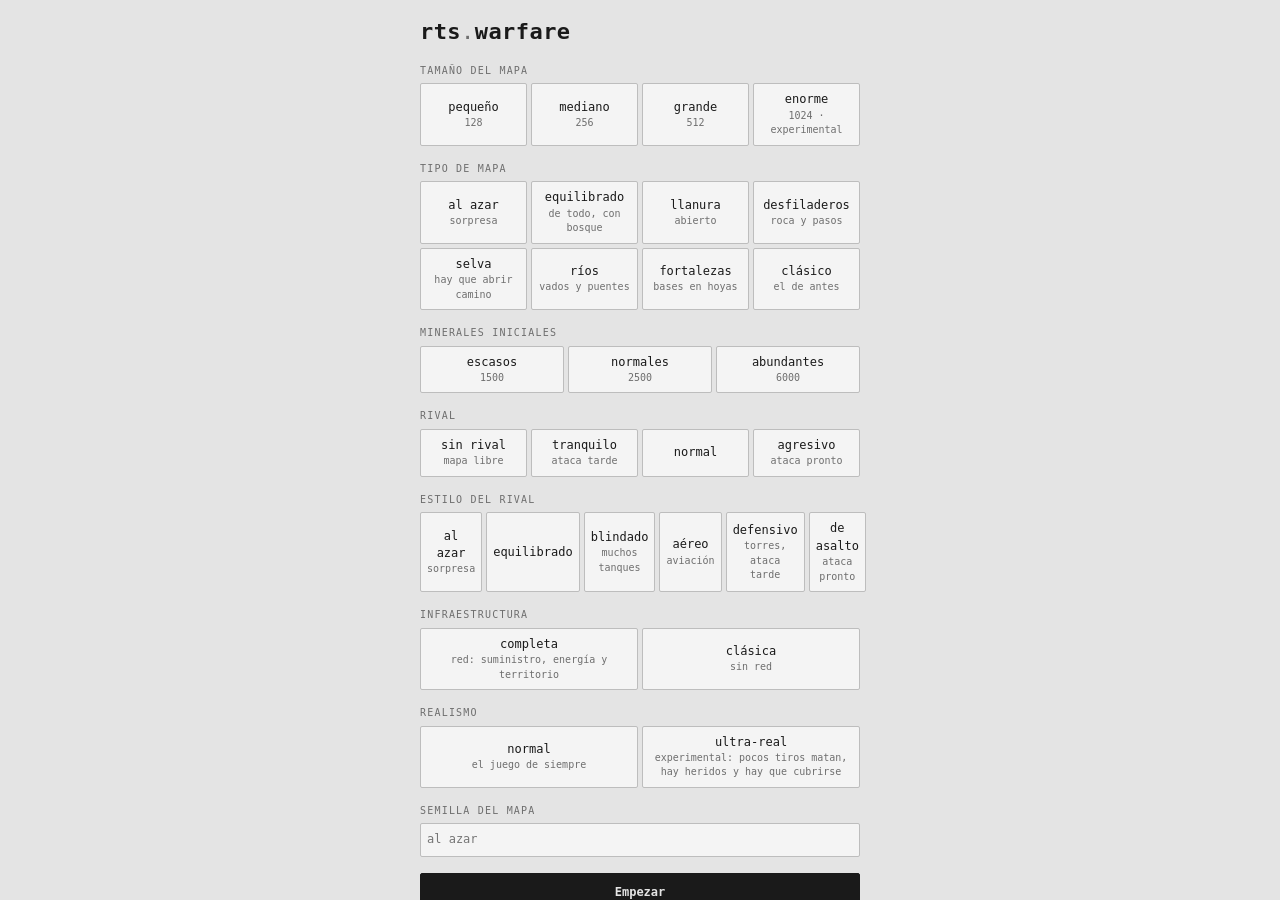
<file: src/plantilla.html>
<!doctype html>
<html lang="es">
<head>
<meta charset="utf-8">
<meta name="viewport" content="width=device-width, initial-scale=1, maximum-scale=1, user-scalable=no">
<meta name="mobile-web-app-capable" content="yes">
<title>rts.warfare</title>
<style>
  :root { --fondo: #e4e4e4; --panel: #f4f4f4; --tinta: #1a1a1a; --suave: #6e6e6e; --linea: #bdbdbd; --relleno: #cfcfcf; --mal: #b0362f; }
  body[data-tema="oscura"] { --fondo: #1c1c1c; --panel: #262626; --tinta: #e6e6e6; --suave: #9a9a9a; --linea: #444444; --relleno: #474747; --mal: #d0554a; }
  * { box-sizing: border-box; }
  [hidden] { display: none !important; }
  html, body { height: 100%; margin: 0; overscroll-behavior: none; touch-action: manipulation; }
  body { background: var(--fondo); color: var(--tinta); font: 12px/1.45 "Fira Code", ui-monospace, SFMono-Regular, Menlo, Consolas, monospace; overflow: hidden; user-select: none; -webkit-user-select: none; }
  #app { display: grid; grid-template-columns: 1fr 236px; height: 100%; }
  #lienzo { width: 100%; height: 100%; display: block; cursor: crosshair; min-width: 0; touch-action: none; }
  #barra { border-left: 1px solid var(--linea); padding: 12px 13px 0; overflow: hidden; display: flex; flex-direction: column; gap: 10px; min-height: 0; }
  #panel { flex: 1; min-height: 0; overflow-y: auto; display: flex; flex-direction: column; gap: 12px; margin: 0 -13px; padding: 2px 13px 14px; border-top: 1px solid var(--linea); }
  #recursos, #mini, #titulo { flex: none; }
  h1 { font-size: 14px; margin: 0; font-weight: 600; cursor: pointer; letter-spacing: .02em; }
  h1 span { color: var(--suave); font-weight: 400; }
  h2 { font-size: 10px; margin: 0 0 5px; font-weight: 400; color: var(--suave); text-transform: uppercase; letter-spacing: .12em; }
  .fila { display: flex; justify-content: space-between; font-variant-numeric: tabular-nums; }
  .fila b { font-weight: 600; }
  .mal { color: var(--mal); }
  .tenue { color: var(--suave); font-size: 11px; }
  #mini { width: 208px; height: 208px; border: 1px solid var(--linea); border-radius: 2px; display: block; cursor: pointer; }
  .btn { display: flex; justify-content: space-between; width: 100%; margin: 0 0 4px; padding: 5px 7px; font: inherit; color: var(--tinta); text-align: left; cursor: pointer; border: 1px solid var(--linea); border-radius: 2px;
    background: linear-gradient(to right, var(--relleno) var(--p, 0%), var(--panel) var(--p, 0%)); }
  .btn:hover { border-color: var(--tinta); }
  .btn.no { color: var(--suave); border-style: dashed; cursor: default; background: transparent; }
  .btn.no:hover { border-color: var(--linea); }
  .btn.caro .c { color: var(--mal); }
  .btn.listo { border-color: var(--tinta); background: var(--tinta); color: var(--fondo); font-weight: 600; }
  .btn .c { font-variant-numeric: tabular-nums; }
  .btn .x { display: none; margin: -5px -7px -5px 8px; padding: 5px 8px; border-left: 1px solid var(--linea); font-weight: 600; }
  .btn.con-x .x { display: inline-block; }
  .btn .x:hover { background: var(--mal); color: #fff; }
  #obras { min-height: 34px; margin-top: 5px; }
  #pausaB, #guardaB, #ruedaB { position: fixed; top: 8px; z-index: 3; font: inherit; color: var(--tinta); background: var(--panel); border: 1px solid var(--linea); border-radius: 2px; padding: 3px 8px; cursor: pointer; }
  #pausaB { left: 128px; } #guardaB { left: 190px; } #ruedaB { left: 262px; }
  #pausaB.on { background: var(--tinta); color: var(--fondo); border-color: var(--tinta); }
  #abreGuia { position: fixed; top: 8px; left: 78px; z-index: 3; font: inherit; color: var(--tinta); background: var(--panel); border: 1px solid var(--linea); border-radius: 2px; padding: 3px 8px; cursor: pointer; }
  #guia { position: fixed; inset: 0 236px 0 0; z-index: 6; display: flex; align-items: center; justify-content: center; background: rgba(0,0,0,0.25); }
  #guia .caja { width: min(780px, 94%); max-height: 88%; overflow-y: auto; background: var(--panel); border: 1px solid var(--tinta); border-radius: 3px; padding: 14px 18px 18px; }
  #guia .cab { display: flex; justify-content: space-between; align-items: baseline; position: sticky; top: -14px; background: var(--panel); padding: 6px 0; margin-top: -6px; }
  #guia .cab button { font: inherit; border: 1px solid var(--linea); background: var(--panel); color: var(--tinta); border-radius: 2px; cursor: pointer; padding: 2px 9px; }
  #guia h3 { font-size: 10px; font-weight: 400; color: var(--suave); text-transform: uppercase; letter-spacing: .12em; margin: 14px 0 4px; border-bottom: 1px solid var(--linea); padding-bottom: 3px; }
  #guia .fila3 { display: grid; grid-template-columns: 46px 150px 96px 1fr; gap: 8px; align-items: center; padding: 3px 0; border-bottom: 1px dotted var(--linea); user-select: text; -webkit-user-select: text; }
  #guia .fila3 .ico { width: 46px; height: 20px; } #guia .fila3 b { font-weight: 600; } #guia .fila3 .c { color: var(--suave); font-variant-numeric: tabular-nums; }
  #bMuro .g3 { display: grid; grid-template-columns: 1fr 1fr 1fr; gap: 4px; } #bMuro .grupo { justify-content: center; }
  #bLanzar { margin-top: 6px; } #bLanzar .btn { justify-content: space-between; } #misInfo { min-height: 30px; }
  #vacio { line-height: 1.7; } #vacio kbd { font: inherit; color: var(--tinta); }
  /* Rejilla de producción: casillas de tamaño fijo; nada cambia de sitio al encargar, avanzar o cancelar. */
  #pest { display: flex; gap: 2px; margin: 0 0 -4px; }
  #pest button { flex: 1; font: inherit; font-size: 10px; text-transform: uppercase; letter-spacing: .08em; padding: 5px 0 4px; background: none; border: 0; border-bottom: 2px solid var(--linea); color: var(--suave); cursor: pointer; transition: color .12s, border-color .12s; }
  #pest button:hover { color: var(--tinta); }
  #pest button.on { color: var(--tinta); border-bottom-color: var(--tinta); }
  .rej { display: grid; grid-template-columns: repeat(3, 1fr); gap: 4px; }
  .cas { position: relative; height: 68px; min-width: 0; padding: 3px 2px 2px; font: inherit; color: var(--tinta); background: var(--panel); border: 1px solid var(--linea); border-radius: 3px; cursor: pointer;
    display: flex; flex-direction: column; align-items: center; overflow: hidden; transition: border-color .12s, background-color .12s, color .12s, opacity .12s; }
  .cas::before { content: ''; position: absolute; left: 0; right: 0; bottom: 0; height: var(--p, 0%); background: var(--relleno); transition: height .12s linear; }
  .cas > * { position: relative; }
  .ico { display: block; background: center / contain no-repeat; }
  .cas .ico { width: 60px; height: 26px; flex: none; }
  .cas .n, .cas .c { flex: none; }
  .cas .c.lg { font-size: 8px; letter-spacing: -0.5px; }
  .cas .n { width: 100%; height: 22px; font-size: 9px; line-height: 10px; display: grid; place-items: center; text-align: center; overflow: hidden; hyphens: auto; overflow-wrap: anywhere; }
  .cas .c { font-size: 9px; line-height: 11px; color: var(--suave); white-space: nowrap; font-variant-numeric: tabular-nums; }
  .cas .k { position: absolute; top: 1px; left: 4px; font-size: 10px; font-weight: 600; }
  .cas .x { position: absolute; top: -1px; right: -1px; width: 17px; height: 17px; line-height: 15px; text-align: center; display: none; font-weight: 600; background: var(--panel); color: var(--tinta); border: 1px solid var(--linea); border-radius: 0 3px 0 3px; }
  .cas.hay .x { display: block; }
  .cas .x:hover { background: var(--mal); border-color: var(--mal); color: #fff; }
  .cas:hover { border-color: var(--tinta); }
  .cas.hay { border-color: var(--tinta); }
  .cas.no { opacity: .42; border-style: dashed; cursor: default; }
  .cas.no:hover { border-color: var(--linea); }
  .cas.caro .c { color: var(--mal); }
  .cas.listo { background: var(--tinta); color: var(--fondo); border-color: var(--tinta); }
  .cas.listo::before { display: none; }
  .cas.listo .c { color: var(--fondo); font-weight: 600; }
  .cas.txt .n { height: 48px; padding: 0 2px; }
  #pelCab { font-size: 10px; margin: 8px 0 4px; } #bPel .cas.txt .n { height: 34px; } #bPel .cas .m { font-size: 8px; line-height: 9px; color: var(--suave); height: 10px; }
  #secPel { font-size: 11px; line-height: 1.5; } #secPel h2 { margin: 0 0 4px; font-size: 11px; } #secPel .fm { display: flex; align-items: center; gap: 6px; } #secPel .fm span { flex: 1; } #secPel .fm i { flex: none; width: 54px; height: 4px; background: var(--linea); position: relative; } #secPel .fm i b { position: absolute; left: 0; top: 0; bottom: 0; background: #4d7a38; } #secPel .fm i b.mal { background: var(--mal); } #secPel .cae { color: var(--mal); } #secPel button { margin-top: 6px; width: 100%; justify-content: center; }
  #secCola .cab { display: flex; justify-content: space-between; align-items: center; margin: 0 0 4px; }
  #secCola .cab h2 { margin: 0; }
  #bucle { font-size: 10px; padding: 1px 6px; }
  .cola-fila { display: flex; gap: 3px; align-items: center; height: 26px; margin: 0 0 3px; overflow: hidden; white-space: nowrap; }
  .cola-fila .quien { flex: none; width: 60px; font-size: 9px; line-height: 11px; color: var(--suave); overflow: hidden; }
  .cola-fila .quien span { display: block; overflow: hidden; text-overflow: ellipsis; }
  .cola-fila .mas { font-size: 10px; color: var(--suave); }
  .chip { position: relative; flex: none; width: 24px; height: 24px; padding: 0; border: 1px solid var(--linea); border-radius: 2px; background: var(--panel); cursor: pointer; overflow: hidden; transition: border-color .12s; }
  .chip::before { content: ''; position: absolute; left: 0; right: 0; bottom: 0; height: var(--p, 0%); background: var(--relleno); transition: height .12s linear; }
  .chip .ico { position: relative; width: 100%; height: 100%; background-size: 42px; }
  .chip:hover { border-color: var(--mal); }
  .chip.espera { border-color: var(--mal); }
  #hechas { font-weight: 400; margin-left: 6px; }
  #grupos { display: grid; grid-template-columns: 1fr 1fr; gap: 4px; }
  .grupo { display: flex; gap: 7px; align-items: baseline; font: inherit; font-size: 11px; color: var(--tinta); text-align: left; padding: 4px 6px; background: var(--panel); border: 1px solid var(--linea); border-radius: 2px; cursor: pointer; overflow: hidden; white-space: nowrap; }
  .grupo:hover { border-color: var(--tinta); }
  .grupo.on { background: var(--tinta); color: var(--fondo); border-color: var(--tinta); }
  .grupo b { font-size: 12px; }
  #sel { min-height: 18px; }
  #ayuda { position: fixed; top: 8px; left: 8px; z-index: 3; background: var(--panel); border: 1px solid var(--linea); border-radius: 2px; padding: 3px 8px; max-width: 330px; }
  #ayuda summary { cursor: pointer; color: var(--tinta); list-style: none; }
  #ayuda summary::after { content: ' ▾'; }
  #ayuda[open] summary { margin-bottom: 5px; }
  #ayuda[open] summary::after { content: ' ▴'; }
  #ayuda kbd { font: inherit; color: var(--tinta); }
  #formas { display: grid; grid-template-columns: 1fr 1fr 1fr; gap: 4px; }
  #formas .grupo { justify-content: center; }
  #vender, #trinchera, #retiro, #desplegar, #descargar, #trazar, #conectar, #dronAtk, #verRed, #verFlujos, #verAlcance, #verHorno, #mejorar { justify-content: center; margin-top: 4px; }
  .chip.debe { border-style: dashed; opacity: .6; }
  /* Táctil: botonera sobre el mapa para lo que con teclado son teclas, y controles más grandes. */
  #tactil { position: fixed; left: 150px; right: 244px; bottom: 8px; z-index: 3; display: flex; flex-wrap: wrap; gap: 6px; justify-content: center; align-items: flex-end; pointer-events: none; }
  #tactil button { pointer-events: auto; font: inherit; font-size: 12px; color: var(--tinta); background: var(--panel); border: 1px solid var(--linea); border-radius: 3px; min-height: 40px; padding: 6px 11px; opacity: 0.94; }
  #tactil button:active { background: var(--tinta); color: var(--fondo); }
  #tactil button.on { background: var(--tinta); color: var(--fondo); border-color: var(--tinta); }
  #tactil .sep { flex-basis: 100%; height: 0; }
  body.tactil #contexto { display: none; }
  body.tactil .btn { padding: 10px 9px; margin-bottom: 6px; }
  body.tactil .btn .x { margin: -10px -9px -10px 8px; padding: 10px 13px; }
  body.tactil .chip { width: 28px; height: 28px; } body.tactil .cola-fila { height: 30px; } body.tactil .cola-fila .quien { width: 50px; }
  body.tactil .cas .x { width: 24px; height: 24px; line-height: 22px; }
  body.tactil .grupo { padding: 9px 10px; font-size: 12px; }
  body.tactil #ayuda summary { padding: 8px 10px; }
  #admin { position: fixed; top: 44px; left: 8px; z-index: 4; width: 214px; display: flex; flex-direction: column; gap: 4px; padding: 8px; background: var(--panel); border: 1px solid var(--tinta); border-radius: 3px; }
  #admin .cab { display: flex; justify-content: space-between; align-items: center; color: var(--mal); letter-spacing: .12em; }
  #admin .cab button { font: inherit; border: 0; background: none; color: var(--tinta); cursor: pointer; padding: 0 4px; }
  #admin .grupo { cursor: pointer; }
  #admin .grupo::before { content: '○'; } #admin .grupo.on::before { content: '●'; }
  #admin .fila2 { display: flex; flex-wrap: wrap; gap: 4px; align-items: center; } #admin .fila2 span { flex-basis: 100%; font-size: 10px; color: var(--suave); margin-top: 3px; }
  #admin .fila2 .grupo::before { content: none; }
  #finGraf { display: block; margin: 12px auto 4px; max-width: 100%; }
  #continuar { margin-top: 6px; font: inherit; padding: 8px 14px; cursor: pointer; background: var(--panel); color: var(--tinta); border: 1px solid var(--linea); border-radius: 2px; }
  #zapa[hidden], #escolta[hidden] { display: none !important; }
  #alertas { position: fixed; top: 38px; left: 8px; z-index: 2; display: flex; flex-direction: column; align-items: flex-start; gap: 3px; }
  #alertas button { font: inherit; font-size: 11px; text-align: left; color: var(--tinta); background: var(--panel); border: 1px solid var(--linea); border-left: 3px solid var(--mal); border-radius: 2px; padding: 3px 8px; cursor: pointer; opacity: 0.94; }
  body.contuto #alertas { max-width: 226px; }
  #alertas button:hover { border-color: var(--tinta); border-left-color: var(--mal); }
  #alertas button small { color: var(--suave); }
  #tuto { position: fixed; top: 8px; left: 50%; transform: translateX(-50%); margin-left: -118px; z-index: 4; width: min(560px, calc(100vw - 520px)); min-width: 300px; background: var(--panel); border: 1px solid var(--tinta); border-radius: 2px; padding: 8px 12px; font-size: 12px; line-height: 1.5; }
  #tuto[hidden] { display: none; }
  #tuto b { display: block; font-size: 10px; letter-spacing: .1em; color: var(--suave); font-weight: 600; }
  #tuto button { font: inherit; font-size: 10px; float: right; margin-left: 10px; color: var(--suave); background: none; border: 1px solid var(--linea); border-radius: 2px; padding: 1px 6px; cursor: pointer; }
  #tuto .hecho { color: var(--bien); }
  #tutorial { font: inherit; padding: 8px; border: 1px solid var(--linea); border-radius: 2px; background: var(--panel); color: var(--tinta); cursor: pointer; }
  #listos { position: fixed; right: 244px; bottom: 8px; z-index: 3; display: flex; flex-direction: column; gap: 4px; align-items: flex-end; }
  #listos button { font: inherit; font-size: 11px; padding: 3px 8px; background: rgba(255,255,255,0.92); border: 1px solid #9a9a9a; color: var(--tinta); display: flex; gap: 6px; align-items: center; cursor: pointer; }
  #listos button:hover { border-color: var(--tinta); } #listos button i { width: 7px; height: 7px; background: #3b6ea5; display: inline-block; }
  #abajo { position: fixed; left: 8px; bottom: 8px; z-index: 3; display: flex; flex-direction: column; align-items: flex-start; gap: 4px; pointer-events: none; }
  #rend { border-collapse: collapse; background: var(--panel); border: 1px solid var(--linea); border-radius: 2px; font-size: 10px; line-height: 1.35; opacity: 0.92; pointer-events: auto; cursor: pointer; }
  #rend td { padding: 0 6px; } #rend td:last-child { text-align: right; color: var(--tinta); font-variant-numeric: tabular-nums; }
  #rend tr.mal td { color: var(--mal); }
  #rend.plegado tr:not(:first-child) { display: none; }
  #contexto { background: var(--panel); border: 1px solid var(--linea); border-radius: 2px; padding: 4px 8px; max-width: 340px; font-size: 11px; line-height: 1.5; pointer-events: auto; cursor: pointer; opacity: 0.92; }
  #contexto::before { content: 'teclas ▾'; display: block; font-size: 10px; }
  #contexto.plegado { padding: 1px 8px; } #contexto.plegado::before { content: 'teclas ▸'; } #contexto.plegado > div { display: none; } /* plegado por defecto: no tapa el mapa */
  #contexto kbd { font: inherit; color: var(--tinta); }
  #contexto b { color: var(--tinta); font-weight: 600; }
  #vender:hover { background: var(--mal); color: #fff; border-color: var(--mal); }
  #version { color: var(--suave); font-size: 10px; text-align: center; }
  #fin { position: fixed; inset: 0 236px 0 0; display: flex; align-items: center; justify-content: center; pointer-events: none; }
  #fin[hidden] { display: none; }
  #fin div { pointer-events: auto; background: var(--fondo); border: 1px solid var(--tinta); border-radius: 2px; padding: 22px 30px; text-align: center; }
  #fin strong { display: block; font-size: 20px; margin-bottom: 6px; }
  #fin a { color: var(--tinta); margin: 0 6px; }
  #repBar { position: fixed; top: 8px; left: 50%; transform: translateX(-50%); margin-left: -118px; z-index: 4; display: flex; gap: 5px; align-items: center; padding: 5px 9px; background: var(--panel); border: 1px solid var(--tinta); border-radius: 3px; white-space: nowrap; }
  #repBar b { color: var(--mal); letter-spacing: .12em; } #repBar span { color: var(--suave); min-width: 44px; font-variant-numeric: tabular-nums; }
  #repBar button { font: inherit; color: var(--tinta); background: var(--panel); border: 1px solid var(--linea); border-radius: 2px; padding: 2px 7px; cursor: pointer; }
  #repBar button.on { background: var(--tinta); color: var(--fondo); border-color: var(--tinta); }
  #repBar a { color: var(--tinta); margin-left: 4px; }
  #menu { position: fixed; inset: 0; background: var(--fondo); display: flex; align-items: flex-start; justify-content: center; z-index: 5; overflow-y: auto; padding: 16px 0; } /* (safe center + scroll: en pantallas bajas el menú no cabe entero y hay que poder bajar hasta «Empezar») */
  #menu > * { margin: auto 0; }
  #menu[hidden] { display: none; }
  #menu .caja { width: min(440px, 92vw); display: flex; flex-direction: column; gap: 16px; }
  #menu h1 { font-size: 22px; }
  #menu .ops { display: grid; grid-auto-flow: column; grid-auto-columns: 1fr; gap: 4px; }
  #menu #op-map { grid-auto-flow: row; grid-template-columns: repeat(4, 1fr); }
  #menu .ops button, #op-s { font: inherit; color: var(--tinta); background: var(--panel); border: 1px solid var(--linea); border-radius: 2px; padding: 7px 6px; cursor: pointer; }
  #menu .ops button small { display: block; color: var(--suave); font-size: 10px; }
  #menu .ops button.on { background: var(--tinta); color: var(--fondo); border-color: var(--tinta); }
  #menu .ops button.on small { color: var(--fondo); }
  #op-s { cursor: text; width: 100%; }
  #empezar { font: inherit; font-weight: 600; padding: 10px; border: 1px solid var(--tinta); border-radius: 2px; background: var(--tinta); color: var(--fondo); cursor: pointer; }
  #sinColmena { color: var(--suave); font-size: 10px; letter-spacing: .1em; margin-left: 6px; font-weight: 400; }
  #dios { color: var(--mal); font-size: 10px; letter-spacing: .12em; margin-left: 6px; }
  /* editor de mapas */
  #editor { position: fixed; inset: 0; z-index: 8; background: #ffffff; }
  #editorB { font: inherit; padding: 8px; border: 1px solid var(--linea); border-radius: 2px; background: var(--panel); color: var(--tinta); cursor: pointer; }
  #op-map .propio { border-style: dashed; }
  .ed { position: absolute; inset: 0; display: flex; flex-direction: column; background: #ffffff; color: #1a1a1a; font: 12px/1.45 "Fira Code", ui-monospace, SFMono-Regular, Menlo, Consolas, monospace; user-select: none; }
  .ed button { font: inherit; color: inherit; background: #f4f4f4; border: 1px solid #bdbdbd; border-radius: 3px; padding: 3px 8px; cursor: pointer; }
  .ed button:hover { border-color: #6e6e6e; }
  .ed button:disabled { opacity: 0.4; cursor: default; }
  .ed button.on, .ed .ed-fuerte { background: #1a1a1a; color: #ffffff; border-color: #1a1a1a; }
  .ed input, .ed select { font: inherit; color: inherit; background: #ffffff; border: 1px solid #bdbdbd; border-radius: 3px; padding: 2px 5px; }
  .ed-top { display: flex; align-items: center; gap: 6px; padding: 7px 10px; border-bottom: 1px solid #bdbdbd; flex-wrap: wrap; }
  .ed-top b { margin-right: 6px; }
  .ed-nombre { width: 190px; }
  .ed-tam { color: #6e6e6e; margin-right: 6px; }
  .ed-esp { display: flex; align-items: center; gap: 4px; margin-left: 4px; cursor: pointer; }
  .ed-sep { flex: 1; }
  .ed-cuerpo { flex: 1; display: flex; min-height: 0; }
  .ed-vista { flex: 1; position: relative; min-width: 0; }
  .ed-lienzo { position: absolute; inset: 0; width: 100%; height: 100%; touch-action: none; cursor: crosshair; }
  .ed-info { position: absolute; left: 8px; bottom: 6px; color: #6e6e6e; background: rgba(255,255,255,0.85); padding: 1px 5px; pointer-events: none; }
  .ed-aviso { position: absolute; left: 50%; top: 12px; transform: translateX(-50%); background: #1a1a1a; color: #ffffff; padding: 4px 10px; border-radius: 3px; opacity: 0; transition: opacity 0.3s; pointer-events: none; }
  .ed-panel { width: 250px; border-left: 1px solid #bdbdbd; padding: 8px 10px; overflow-y: auto; display: flex; flex-direction: column; gap: 10px; }
  .ed-grupo > span { display: block; color: #6e6e6e; margin-bottom: 3px; }
  .ed-grupo > div { display: flex; flex-wrap: wrap; gap: 4px; }
  .ed-grupo button { display: flex; align-items: center; gap: 5px; padding: 2px 7px; }
  .ed-m { display: inline-block; width: 10px; height: 10px; border: 1px solid #6e6e6e; box-sizing: border-box; }
  .ed-redondo { border-radius: 50%; border-width: 1.5px; }
  .ed-rombo { transform: rotate(45deg) scale(0.8); }
  .ed-vacio { border-style: dashed; }
  .ed-fila { display: flex; align-items: center; gap: 6px; }
  .ed-fila span { width: 62px; color: #6e6e6e; }
  .ed-fila input { flex: 1; }
  .ed-fila b { width: 34px; text-align: right; font-weight: normal; }
  .ed-rev { border-top: 1px solid #bdbdbd; padding-top: 8px; }
  .ed-revT { color: #6e6e6e; margin-bottom: 4px; }
  .ed-rev ul { margin: 6px 0 0; padding-left: 15px; }
  .ed-err { color: #b0362f; }
  .ed-av { color: #a8741a; }
  .ed-ok { color: #4d7a38; margin-top: 6px; }
  .ed-ayuda { color: #6e6e6e; font-size: 11px; border-top: 1px solid #bdbdbd; padding-top: 8px; }
  .ed-inicio { position: absolute; inset: 0; background: rgba(255,255,255,0.92); display: none; align-items: center; justify-content: center; }
  .ed-caja { background: #ffffff; border: 1px solid #1a1a1a; border-radius: 4px; padding: 14px 16px; display: grid; grid-template-columns: repeat(3, 230px); gap: 14px; box-shadow: 0 6px 24px rgba(0,0,0,0.12); }
  .ed-cajaT { grid-column: 1 / -1; font-weight: 600; display: flex; justify-content: space-between; }
  .ed-x { padding: 0 7px; }
  .ed-opc { display: flex; flex-direction: column; gap: 7px; border: 1px solid #bdbdbd; border-radius: 3px; padding: 10px; }
  .ed-opc label { display: flex; justify-content: space-between; align-items: center; gap: 6px; }
  .ed-opc select { max-width: 130px; }
  .ed-opc .ed-chk { justify-content: flex-start; }
  .ed-opc > button { margin-top: auto; }
  .ed-lista { display: flex; flex-direction: column; gap: 3px; max-height: 170px; overflow-y: auto; }
  .ed-li { display: flex; gap: 3px; }
  .ed-li button:first-child { flex: 1; text-align: left; }
  .ed-li small, .ed-opc small { color: #6e6e6e; }
  .ed-archivo { cursor: pointer; text-decoration: underline; color: #6e6e6e; }
  .ed-archivo input { display: none; }
  @media (max-width: 820px) { .ed-caja { grid-template-columns: 1fr; max-height: 90vh; overflow-y: auto; } .ed-panel { width: 200px; } }
</style>
</head>
<body>
<div id="app">
  <canvas id="lienzo"></canvas>
  <button type="button" id="abreGuia" title="Para qué sirve cada edificio y cada unidad">guía</button>
  <button type="button" id="pausaB" title="Pausa la partida (tecla P). En pausa puedes mirar el mapa, pero no dar órdenes que avancen.">pausa</button>
  <button type="button" id="ruedaB" title="Qué hace la rueda o el deslizar de dos dedos: acercar y alejar, o mover la vista (tecla M). El pellizco siempre acerca y aleja.">rueda: zoom</button>
  <button type="button" id="guardaB" title="Guarda la partida en este navegador (tecla F6). Hay un solo hueco: cada guardado pisa el anterior. Se continúa desde el menú inicial.">guardar</button>
  <details id="ayuda" class="tenue"><summary>ayuda</summary>
      <div>clic / caja: seleccionar</div>
      <div>clic derecho: mover, atacar, cosechar</div>
      <div><kbd>Mayús</kbd>+clic derecho: encadenar órdenes</div>
      <div><kbd>R</kbd> patrulla: marca los puntos con clic y cierra con clic derecho · <kbd>E</kbd> explorar sola · <kbd>F</kbd> formación</div>
      <div><kbd>L</kbd> vista de la red: cobertura (suministro y dónde construir) y qué está conectado</div>
      <div>desgaste: los vehículos de combate se desgastan al andar y al disparar (muy desgastados van lentos y fallan tiros); se les pasa dentro de tu red, junto a un camión de suministro o a un taller de campaña. Los edificios que producen se desgastan con el uso; los mantiene el ingeniero civil</div>
      <div>un edificio destruido deja una ruina que frena mucho a los vehículos; construye encima el mismo edificio y recuperas la mitad, o despéjala con un ingeniero civil (clic derecho). Las explosiones grandes dejan cráteres que frenan a los vehículos y rompen cables</div>
      <div>los edificios tienden solos su cable hasta la red (24 celdas); <kbd>J</kbd> con un ingeniero civil: conectar a mano lo que quede más lejos · <kbd>K</kbd> con la excavadora: camino militar</div>
      <div><kbd>Supr</kbd> demoler el edificio seleccionado</div>
      <div><kbd>G</kbd> guardia: la unidad queda fija · <kbd>C</kbd> colmena sí/no · <kbd>Mayús</kbd>+<kbd>C</kbd> actitud: prudente, decidido, a toda costa</div>
      <div><kbd>Z</kbd> atrincherarse (infantería quieta): recibe menos daño</div>
      <div>tras mover, otro clic cerca (cualquier botón): hacia dónde mirar</div>
      <div>bosque: cubre a la infantería y frena a los vehículos</div>
      <div>escribir <kbd>god</kbd>: recursos infinitos · <kbd>admin</kbd>: todo activado</div>
      <div>las unidades disparan hacia su frente; ven lejos delante,</div>
      <div>menos a los costados y casi nada detrás;</div>
      <div>tanques y torres giran la torreta, el resto gira entero</div>
      <div>vehículos: +25 % de daño por el costado, +50 % por la espalda</div>
      <div>aviones: 5 por aeródromo; salen, cumplen y vuelven a posarse;</div>
      <div><kbd>R</kbd> patrulla aérea: con un punto dan vueltas sobre él; repostan solos y la retoman;</div>
      <div>no se alejan más que su radio de vuelo; posados no se les ataca;</div>
      <div>solo les alcanzan fusil, cohete, torreta, antiaérea y caza</div>
      <div><b>!</b> pide apoyo · <b>✓</b> acude a la llamada</div>
      <div>la información paga niveles, mejoras e inteligencia</div>
      <div>cuartel o fábrica + clic derecho: punto de reunión</div>
      <div>la línea punteada es el recorrido de lo seleccionado</div>
      <div><kbd>A</kbd> atacar al avanzar · <kbd>S</kbd> detener</div>
      <div>arrastrar con clic derecho, o flechas: cámara</div>
      <div>trackpad: dos dedos desplazan, pellizco zoom</div>
      <div>táctil: toque elige; con tropa elegida, toque en el mapa ordena;</div>
      <div>arrastrar un dedo: caja · dos dedos: mover y zoom</div>
      <div>rueda o <kbd>+</kbd> <kbd>−</kbd>: zoom · <kbd>M</kbd> o el botón «rueda»: que la rueda mueva la vista</div>
      <div><kbd>H</kbd> base · <kbd>espacio</kbd> alerta</div>
      <div><kbd>Mayús+1…9</kbd> guardar grupo · <kbd>1…9</kbd> elegirlo, dos veces ir</div>
      <div>clic en un edificio: lo que produce y su cola;</div>
      <div>«repetir» vuelve a encargar cada unidad que sale</div>
      <div>doble clic en una unidad: todas las de su tipo en pantalla</div>
      <div>muy dañadas, se retiran solas a reparar (se puede apagar)</div>
      <div>galones: veteranía por bajas, +10 % de daño y vida cada uno</div>
      <div>la artillería tira a lo que vea cualquier unidad propia</div>
      <div>puestos neutrales (antena, depósito, taller): los captura la infantería</div>
      <div>infantería quieta en el bosque: oculta hasta tenerla muy cerca</div>
      <div>los vehículos destruidos dejan chatarra para las cosechadoras</div>
      <div>transporte: clic derecho con infantería elegida para subir; <kbd>U</kbd> baja</div>
      <div>los vehículos no entran al bosque; la excavadora (<kbd>K</kbd>) abre caminos</div>
      <div>chapa verde sobre el patio: tiene un edificio listo para colocar</div>
      <div>cazas y bombarderos atacan de pasada; el helicóptero se queda en el aire</div>
      <div>patio móvil (fábrica, nivel 2): <kbd>D</kbd> lo despliega como patio;</div>
      <div>cada patio lleva sus obras; pierdes al quedarte sin patios</div>
      <div>explorador y dron ven lejos; el ingeniero repara solo;</div>
      <div>el antiaéreo móvil solo dispara a aviones</div>
      <div><kbd>B</kbd> patio · <kbd>Q</kbd> cuarteles · <kbd>V</kbd> fábricas · <kbd>X</kbd> aeródromos</div>
      <div>clic en la cola, <kbd>×</kbd> o clic derecho en botón: cancelar</div>
      <div><kbd>P</kbd> pausa · <kbd>T</kbd> tema · <kbd>N</kbd> silenciar</div>
      <div id="semilla"></div>
      <div><button type="button" id="guardar" class="grupo">guardar partida</button> <button type="button" id="recargar" class="grupo">cargar la guardada</button> <kbd>F6</kbd> guarda</div>
      <div>día y noche: de noche las unidades ven un 30 % menos</div>
      <div>escribe <kbd>god</kbd>: recursos infinitos · <kbd>admin</kbd>: panel de trampas</div>
  </details>
  <div id="admin" hidden>
    <div class="cab"><b>ADMIN</b><button type="button" data-t="cerrar" title="Cerrar (o escribe admin otra vez)">×</button></div>
    <button type="button" class="grupo" data-t="recursos">recursos infinitos</button>
    <button type="button" class="grupo" data-t="requisitos">sin requisitos ni nivel</button>
    <button type="button" class="grupo" data-t="libre">construir donde sea</button>
    <button type="button" class="grupo" data-t="mapa">mapa a la vista</button>
    <button type="button" class="grupo" data-t="invulnerable">unidades invulnerables</button>
    <button type="button" class="grupo" data-t="ia">rival detenido</button>
    <div class="fila2"><span>producción</span><button type="button" class="grupo" data-t="vel" data-v="1">×1</button><button type="button" class="grupo" data-t="vel" data-v="2">×2</button><button type="button" class="grupo" data-t="vel" data-v="4">×4</button><button type="button" class="grupo" data-t="vel" data-v="10">×10</button><button type="button" class="grupo" data-t="vel" data-v="20">×20</button></div>
    <div class="fila2"><span>de un solo uso</span><button type="button" class="grupo" data-t="nivel3">nivel 3</button><button type="button" class="grupo" data-t="mejoras">todas las mejoras</button></div>
  </div>
  <div id="tactil" hidden>
    <button type="button" data-c="KeyA" data-u>atacar al avanzar</button><button type="button" data-c="KeyR" data-u>patrulla</button><button type="button" data-c="KeyS" data-u>detener</button><button type="button" data-c="KeyG" data-u>guardia</button><button type="button" data-c="KeyF" data-u>formación</button><button type="button" data-c="KeyE" data-u>explorar</button><button type="button" data-c="KeyK" hidden>trazar camino</button><button type="button" data-c="KeyJ" hidden>conectar</button>
    <span class="sep"></span>
    <button type="button" data-c="Escape">soltar</button><button type="button" data-c="KeyB">patio</button><button type="button" data-c="KeyQ">cuarteles</button><button type="button" data-c="KeyV">fábricas</button><button type="button" data-c="KeyX">aeródromos</button><button type="button" data-c="Space">alerta</button><button type="button" data-c="KeyL">red</button><button type="button" data-c="KeyP">pausa</button>
  </div>
  <div id="alertas"></div>
  <div id="tuto" hidden><button type="button" id="tutoFin">saltar tutorial</button><b id="tutoPaso"></b><span id="tutoTxt"></span></div>
  <div id="listos"></div>
  <div id="abajo"><table id="rend" class="tenue plegado" title="Rendimiento del último segundo. Clic para desplegar o plegar."></table><div id="contexto" class="tenue plegado" title="Teclas para lo que tienes seleccionado. Clic para desplegar o plegar." hidden></div></div>
  <div id="repBar" hidden><b>REPETICIÓN</b><span id="repT"></span><button type="button" data-v="0">❙❙</button><button type="button" data-v="1" class="on">×1</button><button type="button" data-v="2">×2</button><button type="button" data-v="4">×4</button><button type="button" data-v="8">×8</button><button type="button" data-v="16">×16</button><a id="repSalir" href="#">salir</a></div>
  <aside id="barra">
    <h1 id="titulo" title="Recargar">rts<span>.</span>warfare<b id="dios" hidden>GOD</b><b id="sinColmena" hidden>SIN COLMENA</b></h1>
    <div id="recursos">
      <div class="fila" title="La semilla de este mapa. Clic para copiarla: con la misma semilla y el mismo tamaño, en el menú inicial, sale el mismo mapa."><span>semilla</span><b id="rSem" style="cursor:pointer;text-decoration:underline dotted"></b></div>
      <div class="fila" title="Se guardan en el patio y en los almacenes. Con todo lleno, lo que entra se pierde."><span>minerales</span><b id="rMin">0</b></div>
      <div class="fila" title="Lo da el extractor, sobre un yacimiento. Lo piden la fábrica y los vehículos."><span>petróleo</span><b id="rPet">0</b></div>
      <div class="fila" id="filaAcero" title="Lo saca la fundición a partir del mineral (2 de mineral por 1 de acero). Lo piden los tanques, la artillería, la torre de cañón, la artillería fija y el búnker."><span>acero</span><b id="rAce">0</b></div>
      <div class="fila" title="Vetas violetas: señálalas con una cosechadora. Se usarán en lo avanzado."><span>raros</span><b id="rRar">0</b></div>
      <div class="fila" title="La da la estación, sobre un campo de conocimiento. Pagará tecnología y mejoras."><span>información</span><b id="rInf">0</b></div>
      <div class="fila" title="Usada / disponible. Cada unidad consume agua; el patio y las bombas la dan. Sin agua libre no sale más tropa."><span>agua</span><b id="rAgu">0 / 0</b></div>
      <div id="espia" class="tenue"></div>
      <div class="fila" title="Nivel tecnológico. Se sube desde el patio."><span>nivel</span><b><span id="nivel">1</span><span id="hechas" class="tenue"></span></b></div>
      <div class="fila" title="De noche las unidades ven un 30 % menos; los edificios, igual."><span>hora</span><b id="rHora">día</b></div>
      <div class="fila" id="filaClima" title="Lluvia: fuera de camino todo anda más lento (los vehículos un 25 %) y gasta la mitad más de combustible; en los vados, a media velocidad. Tormenta: además se ve un 30 % menos y aviones y drones se quedan en tierra. El cambio se avisa un minuto antes."><span>clima</span><b id="rClima">despejado</b></div>
      <div class="fila" title="Usada / disponible. La energía se reparte por red: un edificio sin conexión (por cercanía o por camino) a una central con energía de sobra va a media marcha, y las torretas se apagan."><span>energía</span><b id="rEne">0 / 0</b></div>
    </div>
    <canvas id="mini" width="208" height="208"></canvas>
    <button type="button" id="verRed" class="grupo" title="Sombrea tu cobertura: ahí tus unidades tienen suministro y ahí puedes construir. En rojo, las líneas que no llegan a tu red. Tecla L.">ver la red: no</button>
    <button type="button" id="verFlujos" class="grupo" title="Muestra por dónde corre la energía y el petróleo, cuánto da y pide cada red, y dónde se corta. Verde: fluye. Naranja: la red no da para todos. Rojo: cortado o sin patio. Tecla I.">ver flujos</button>
    <button type="button" id="verAlcance" class="grupo" title="Dibuja el alcance de todas tus torretas y defensas, el radio de tus inhibidores y el de las unidades seleccionadas. Al colocar una defensa se ve siempre el suyo.">ver alcances: no</button>
    <button type="button" id="verHorno" class="grupo" title="Vehículos de cerca con dibujo de maqueta: camuflaje, grano de pintura y luz, dibujados una vez y pegados. Si tu equipo va justo de memoria, apágalo.">dibujo de maqueta: sí</button>
    <div id="panel">
    <div id="vacio" class="tenue">Selecciona un edificio para ver lo que produce.<br><kbd>B</kbd> patio · <kbd>Q</kbd> cuarteles · <kbd>V</kbd> fábricas · <kbd>X</kbd> aeródromos</div>
    <section id="secPel" hidden></section>
    <section id="secCola" hidden><div class="cab"><h2>Cola</h2><button type="button" id="bucle" class="grupo" title="Cada unidad que sale se vuelve a encargar al final de la cola. Se paga al empezarla.">repetir: no</button></div><div id="cola"></div></section>
    <div id="pest" hidden><button type="button" data-p="edif">Edificios</button><button type="button" data-p="unid">Unidades</button><button type="button" data-p="tec">Mejoras</button><button type="button" data-p="intel">Intel.</button><button type="button" data-p="mis">Misiles</button></div>
    <section id="secEdif" hidden><div id="bEdif" class="rej"></div><div id="obras" class="tenue"></div></section>
    <section id="secUnid" hidden><div id="bUnid" class="rej"></div><div id="pelCab" class="tenue" hidden>Pelotones · se encargan enteros y actúan juntos</div><div id="bPel" class="rej"></div></section>
    <section id="secTec" hidden><div id="bTec" class="rej"></div></section>
    <section id="secIntel" hidden><div id="bIntel" class="rej"></div></section>
    <section id="secMis" hidden><div id="bMis" class="rej"></div><div id="bLanzar"></div><div id="misInfo" class="tenue"></div></section>
    <section id="secGrupos" hidden><h2>Grupos</h2><div id="grupos"></div></section>
    <section id="secFormas" hidden><h2 title="Con una formación elegida, el grupo se forma antes de salir, avanza junto al paso del más lento y llega formado.">Formación</h2><div id="formas">
      <button type="button" class="grupo on" data-f="grupo">grupo</button><button type="button" class="grupo" data-f="linea">línea</button><button type="button" class="grupo" data-f="columna">columna</button>
      <button type="button" class="grupo" data-f="cuna">cuña</button><button type="button" class="grupo" data-f="cuadro">cuadro</button></div></section>
    <div id="sel" class="tenue"></div>
    <div id="bMuro" hidden><h2 title="El ingeniero civil levanta muros en línea recta: toca dónde empieza y dónde acaba.">Muros</h2><div class="g3"><button type="button" class="grupo" data-m="muro">muro</button><button type="button" class="grupo" data-m="reforzado">reforzado</button><button type="button" class="grupo" data-m="puerta">puerta</button><button type="button" class="grupo" data-m="alambrada">alambrada</button><button type="button" class="grupo" data-m="quitar">quitar</button></div></div>
    <button type="button" id="conectar" class="btn" hidden title="El ingeniero civil une edificios tuyos con una línea de servicio: lleva la energía y los mete en tu red. Cruza cualquier terreno.">Conectar edificios</button>
    <button type="button" id="autoCivil" class="btn" hidden title="En automático, el ingeniero civil busca solo los edificios tuyos que estén fuera de la red y los conecta. Cualquier orden a mano lo saca del automático."></button>
    <button type="button" id="trazar" class="btn" hidden title="La excavadora va hasta el punto que marques dejando camino. Camino militar: abre el bosque y tiende puentes sobre el agua (más caros). Solo tus vehículos corren por él. No lleva energía ni red: para eso está el ingeniero civil.">Trazar camino</button>
    <button type="button" id="descargar" class="btn" hidden></button>
    <button type="button" id="laser" class="btn" hidden title="El Delta se acerca, se planta y marca con el puntero al enemigo que elijas. Mientras lo marca, tu avión de ataque libre acude y hace pasadas precisas. Sin avión (aeródromo, nivel 3), la marca solo señala.">Marcar con láser</button>
    <button type="button" id="separar" class="btn" hidden title="Deshace el binomio: el infante baja y la moto y él quedan cada uno por su cuenta.">Separar moto e infante</button>
    <button type="button" id="desplegar" class="btn" hidden title="Convierte el vehículo en su edificio, donde está: el patio móvil en un patio; el puesto móvil en un puesto de avanzada. No se puede replegar.">Desplegar</button>
    <button type="button" id="mejorar" class="btn" hidden title="Sube un nivel el rendimiento de este edificio: un 50 % más por nivel, hasta el nivel 3."></button>
    <div id="escolta" hidden style="display:flex;flex-wrap:wrap;gap:4px">
      <button type="button" class="btn" id="bProteger" title="Elige después una unidad o edificio tuyo: lo siguen, se quedan a su lado y atacan a quien lo ataque. Tecla Y.">Proteger</button>
      <button type="button" class="btn" id="bVigilar" title="Marca una zona: van allí, se quedan dentro y atacan a todo enemigo que entre y esté a la vista; no lo persiguen fuera. Con Mayús, zona más grande. Tecla W.">Vigilar zona</button>
    </div>
    <div id="zapa" hidden style="display:flex;flex-wrap:wrap;gap:4px">
      <button type="button" class="btn" data-z="minar" title="El ingeniero pone una mina donde hagas clic (40 minerales). Con Mayús sigues poniendo. No la ve el enemigo (salvo sus ingenieros y sus cámaras) y estalla cuando la pisa una unidad de tierra suya. Los tuyos pasan sin peligro.">Minar</button>
      <button type="button" class="btn" data-z="desminar" title="El ingeniero va al punto y retira todas las minas enemigas en 5 celdas a la redonda. Los ingenieros nunca las pisan.">Desminar</button>
      <button type="button" class="btn" data-z="ponton" title="Clic en el agua: el ingeniero tiende un pontón por el cruce más corto que pase por ahí (hasta 14 celdas, 12 minerales por celda). Pasan infantería y vehículos. Es frágil.">Pontón</button>
      <button type="button" class="btn" data-z="volar" title="Clic en un camino, puente o pontón, tuyo o enemigo: el ingeniero va y lo vuela.">Volar camino</button>
    </div>
    <button type="button" id="dronLlama" class="btn" hidden title="Los drones de lo seleccionado vuelven a su portador, se posan y cargan batería. No salen ni atacan hasta que los despliegues.">Llamar a los drones</button>
    <button type="button" id="dronDespl" class="btn" hidden title="Los drones de lo seleccionado salen otra vez a vigilar y atacar.">Desplegar drones</button>
    <button type="button" id="dronMis" class="btn" hidden title="Manda el dron del operador a vigilar un punto lejano (hasta 45 celdas): lo que vea lo ven tu artillería, tus misiles y tus bombarderos. Con la tecnología de ataque, sus kamikazes y su bombardero atacan también allí. El operador se planta; si echa a andar, la misión se acaba. Tecla O.">Misión de dron</button>
    <button type="button" id="dronAtk" class="btn" hidden title="Los drones kamikaze y bombarderos del comando salen solos contra lo que tu bando vea dentro de su radio. Cada salida cuesta minerales. Clic derecho en un enemigo le da preferencia."></button>
    <button type="button" id="retiro" class="btn" hidden title="Con poca vida, la unidad se va sola a reparar y luego vuelve a su puesto."></button>
    <button type="button" id="trinchera" class="btn" hidden></button>
    <button type="button" id="vender" class="btn" hidden></button>
    </div>
  </aside>
</div>
<div id="menu"><div class="caja">
  <h1 id="tituloMenu">rts<span>.</span>warfare</h1>
  <div><h2>Tamaño del mapa</h2><div class="ops" id="op-n">
    <button type="button" data-v="128">pequeño<small>128</small></button><button type="button" data-v="256">mediano<small>256</small></button>
    <button type="button" data-v="512">grande<small>512</small></button><button type="button" data-v="1024">enorme<small>1024 · experimental</small></button></div></div>
  <div><h2>Tipo de mapa</h2><div class="ops" id="op-map">
    <button type="button" data-v="azar">al azar<small>sorpresa</small></button><button type="button" data-v="equilibrado">equilibrado<small>de todo, con bosque</small></button><button type="button" data-v="llanura">llanura<small>abierto</small></button>
    <button type="button" data-v="desfiladeros">desfiladeros<small>roca y pasos</small></button><button type="button" data-v="selva">selva<small>hay que abrir camino</small></button><button type="button" data-v="rios">ríos<small>vados y puentes</small></button>
    <button type="button" data-v="fortalezas">fortalezas<small>bases en hoyas</small></button><button type="button" data-v="clasico">clásico<small>el de antes</small></button></div></div>
  <div><h2>Minerales iniciales</h2><div class="ops" id="op-min">
    <button type="button" data-v="1500">escasos<small>1500</small></button><button type="button" data-v="2500">normales<small>2500</small></button><button type="button" data-v="6000">abundantes<small>6000</small></button></div></div>
  <div><h2>Rival</h2><div class="ops" id="op-ia">
    <button type="button" data-v="no">sin rival<small>mapa libre</small></button><button type="button" data-v="tranquilo">tranquilo<small>ataca tarde</small></button>
    <button type="button" data-v="normal">normal</button><button type="button" data-v="agresivo">agresivo<small>ataca pronto</small></button></div></div>
  <div><h2>Estilo del rival</h2><div class="ops" id="op-est">
    <button type="button" data-v="azar">al azar<small>sorpresa</small></button><button type="button" data-v="equilibrado">equilibrado</button><button type="button" data-v="blindado">blindado<small>muchos tanques</small></button>
    <button type="button" data-v="aereo">aéreo<small>aviación</small></button><button type="button" data-v="defensivo">defensivo<small>torres, ataca tarde</small></button><button type="button" data-v="asalto">de asalto<small>ataca pronto</small></button></div></div>
  <div><h2>Infraestructura</h2><div class="ops" id="op-red">
    <button type="button" data-v="si">completa<small>red: suministro, energía y territorio</small></button><button type="button" data-v="no">clásica<small>sin red</small></button></div></div>
  <div><h2>Realismo</h2><div class="ops" id="op-real">
    <button type="button" data-v="no">normal<small>el juego de siempre</small></button><button type="button" data-v="si">ultra-real<small>experimental: pocos tiros matan, hay heridos y hay que cubrirse</small></button></div></div>
  <div><h2>Semilla del mapa</h2><input id="op-s" inputmode="numeric" placeholder="al azar" autocomplete="off"></div>
  <button type="button" id="empezar">Empezar</button>
  <button type="button" id="tutorial">Tutorial guiado<small style="display:block;color:var(--suave);font-size:10px">ocho pasos, con el rival dormido hasta el final</small></button>
  <button type="button" id="editorB">Editor de mapas<small style="display:block;color:var(--suave);font-size:10px">haz uno de cero o edita uno del juego; los tuyos salen arriba, en «Tipo de mapa»</small></button>
  <button type="button" id="continuar" hidden>Continuar la partida guardada</button>
  <div id="version">__VERSION__</div>
</div></div>
<div id="editor" hidden></div>
<div id="guia" hidden><div class="caja"><div class="cab"><strong>Guía: para qué sirve cada cosa</strong><button type="button" id="cierraGuia">cerrar</button></div><div id="guiaTxt"></div></div></div>
<div id="fin" hidden><div><strong id="finTxt"></strong><span id="finSub" class="tenue"></span><canvas id="finGraf" width="660" height="170"></canvas><p><a id="finVer" href="#" title="Vuelve a ver la partida entera, con todo el mapa a la vista y a la velocidad que quieras.">ver repetición</a><a id="finLog" href="#" title="Descarga el registro de la partida: la semilla, las opciones y todas las órdenes de los dos bandos, con su instante. Sirve para reproducirla y analizar cómo jugó la IA.">descargar registro</a><a id="finRep" href="#">repetir mapa</a><a id="finEd" href="#" hidden>editar este mapa</a><a id="finNueva" href="#">mapa nuevo</a></p></div></div>
<script>
globalThis.W = { VERSION: '__VERSION__' };
/*__CODIGO__*/
W.iniciar();
</script>
</body>
</html>
</file>
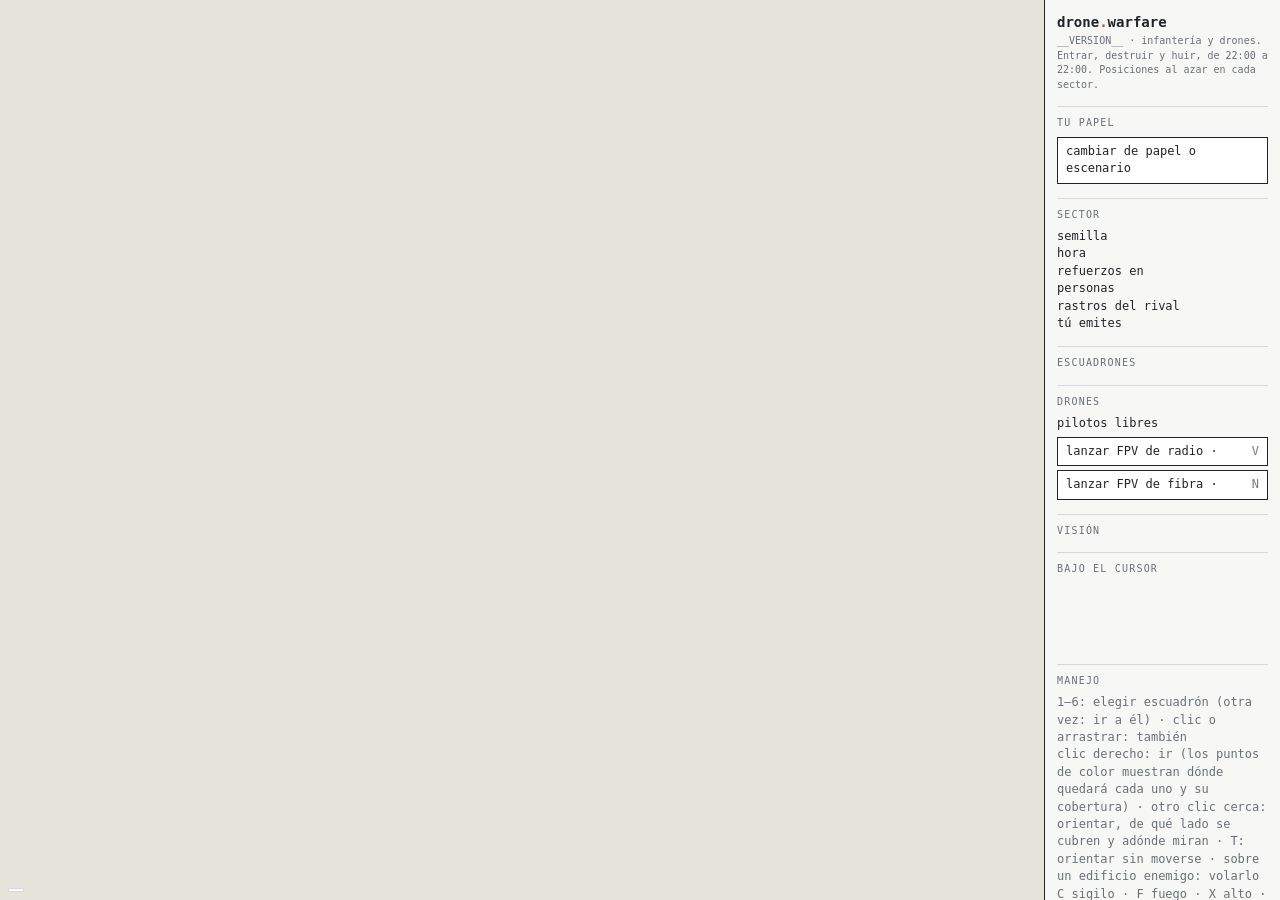
<file: drone/src/plantilla.html>
<!doctype html>
<html lang="es">
<head>
<meta charset="utf-8">
<meta name="viewport" content="width=device-width, initial-scale=1, maximum-scale=1, user-scalable=no">
<title>drone.warfare</title>
<style>
  :root { --tinta: #20242a; --suave: #69707a; --linea: #d5d8dc; --yo: #1f6f78; --rival: #c2552d; --papel: #fff; }
  * { box-sizing: border-box; }
  html, body { height: 100%; margin: 0; overflow: hidden; background: var(--papel); color: var(--tinta); font: 12px/1.45 ui-monospace, SFMono-Regular, Menlo, Consolas, monospace; }
  #marco { display: grid; grid-template-columns: 1fr 236px; height: 100%; }
  #vista { position: relative; overflow: hidden; background: #e6e4da; }
  canvas { display: block; width: 100%; height: 100%; touch-action: none; cursor: crosshair; }
  #panel { border-left: 1px solid var(--tinta); padding: 12px; overflow-y: auto; background: #f7f7f5; }
  h1 { font-size: 14px; margin: 0 0 2px; } h1 i { font-style: normal; color: var(--rival); }
  .tenue { color: var(--suave); } .v { font-size: 10px; }
  .fila { display: flex; justify-content: space-between; gap: 8px; } .fila b { font-weight: 600; text-align: right; }
  h2 { font-size: 10px; text-transform: uppercase; letter-spacing: .12em; color: var(--suave); font-weight: normal; margin: 14px 0 6px; border-top: 1px solid var(--linea); padding-top: 9px; }
  button { font: inherit; color: var(--tinta); background: #fff; border: 1px solid var(--tinta); padding: 5px 8px; cursor: pointer; width: 100%; text-align: left; margin-bottom: 4px; display: flex; justify-content: space-between; }
  button[hidden] { display: none; }
  button.on { background: var(--tinta); color: #fff; } button kbd { opacity: .6; font: inherit; }
  #bajo { min-height: 5.6em; } #bajo b { display: block; }
  #aviso { position: absolute; left: 50%; top: 46px; transform: translateX(-50%); background: #fff; border: 1px solid var(--tinta); padding: 4px 10px; pointer-events: none; opacity: 0; transition: opacity .25s; white-space: nowrap; }
  #aviso.ver { opacity: 1; }
  #rend { position: absolute; left: 8px; bottom: 8px; background: rgba(255,255,255,.85); border: 1px solid var(--linea); padding: 1px 7px; font-size: 10px; color: var(--suave); cursor: pointer; }
  #fin { position: absolute; inset: 0; background: rgba(255,255,255,.88); display: flex; align-items: center; justify-content: center; z-index: 4; padding: 16px; } #fin[hidden] { display: none; } #fin > div { max-width: 420px; } #fin h1 { font-size: 26px; margin: 0 0 6px; } #fin p { margin: 0 0 14px; }
  .eq { border: 1px solid var(--linea); padding: 4px 7px; margin-bottom: 4px; cursor: pointer; background: #fff; } .eq.on { border-color: var(--tinta); } .eq i { font-style: normal; color: var(--rival); }
  .mi { display: flex; align-items: center; gap: 6px; font-size: 11px; } .mi span:first-child { flex: 1; } .mi i { flex: none; width: 42px; height: 4px; background: var(--linea); position: relative; } .mi i b { position: absolute; left: 0; top: 0; bottom: 0; background: #4d7a38; } .mi i b.mal { background: var(--rival); }
  #ordenes button i, #bFpvR i, #bFpvF i { font-style: normal; opacity: .7; } .ley { font-size: 10px; margin-top: 4px; } .ley i { display: inline-block; width: 8px; height: 8px; border-radius: 50%; border: 1px solid var(--tinta); margin: 0 3px 0 6px; vertical-align: -1px; } .ley i:first-child { margin-left: 0; }
  #menu { position: absolute; inset: 0; background: rgba(255,255,255,.93); display: flex; align-items: center; justify-content: center; padding: 16px; overflow-y: auto; z-index: 5; } #menu[hidden] { display: none; }
  #menuCaja { max-width: 560px; width: 100%; } #menuCaja h1 { font-size: 20px; } #menuCaja p { margin: 4px 0 14px; }
  #menuRoles { display: grid; grid-template-columns: 1fr 1fr; gap: 10px; } button.rol { display: block; padding: 12px; margin: 0; } button.rol b { display: block; font-size: 14px; margin-bottom: 4px; } button.rol span { color: var(--suave); } button.rol:hover { background: var(--tinta); color: #fff; } button.rol:hover span { color: #ddd; }
  @media (max-width: 560px) { #menuRoles { grid-template-columns: 1fr; } }
  @media (max-width: 760px) { #marco { grid-template-columns: 1fr; grid-template-rows: 1fr auto; } #panel { border-left: 0; border-top: 1px solid var(--tinta); max-height: 38vh; } }
</style>
</head>
<body>
<div id="marco">
  <div id="vista"><canvas id="lienzo"></canvas><div id="aviso"></div>
    <div id="fin" hidden><div><h1 id="finT"></h1><p id="finQ"></p><button type="button" id="otra"><span>otra partida, mismo papel</span></button><button type="button" id="otraRol"><span>este mismo sector, desde el otro lado</span></button></div></div>
    <div id="menu" hidden><div id="menuCaja"><h1>drone<i>.</i>warfare</h1><p class="tenue">Un centro de operaciones de drones y los escuadrones que van a destruirlo. De las 22:00 a las 22:00. Elige de qué lado estás.</p><div id="menuRoles"></div><h2>Escenario</h2><div id="menuEsc"></div><button type="button" id="menuCierra" hidden><span>volver</span></button><button type="button" id="irRts" onclick="location.href='../index.html'" style="margin-top:14px"><span>ir a rts.warfare, el juego grande</span></button></div></div><div id="rend" title="Rendimiento del último segundo"></div></div>
  <aside id="panel">
    <h1>drone<i>.</i>warfare</h1>
    <div class="tenue v">__VERSION__ · infantería y drones. Entrar, destruir y huir, de 22:00 a 22:00. Posiciones al azar en cada sector.</div>
    <h2>Tu papel</h2>
    <div><b id="rol"></b></div><div class="tenue" id="rolQue"></div>
    <button type="button" id="cambia" style="margin-top:6px"><span>cambiar de papel o escenario</span></button>
    <h2>Sector</h2>
    <div class="fila"><span>semilla</span><b><a id="semilla" href="#" title="Clic: otro sector"></a></b></div>
    <div class="fila"><span>hora</span><b id="hora"></b></div>
    <div class="fila"><span>refuerzos en</span><b id="amanece"></b></div>
    <div class="fila"><span>personas</span><b id="pers"></b></div>
    <div class="fila"><span>rastros del rival</span><b id="rastros"></b></div>
    <div class="fila"><span>tú emites</span><b id="emito"></b></div>
    <h2>Escuadrones</h2>
    <div id="equipos"></div>
    <div id="ordenes" hidden><button type="button" id="bSigilo"><span>sigilo</span><kbd>C</kbd></button><button type="button" id="bFuego"><span>fuego contenido</span><kbd>F</kbd></button><button type="button" id="bAlto"><span>alto</span><kbd>X</kbd></button><button type="button" id="bOrienta"><span>orientar</span><kbd>T</kbd></button><button type="button" id="bRetira"><span>retirada</span><kbd>R</kbd></button><button type="button" id="bGranada"><span>granada · <i id="cdGranada"></i></span><kbd>G</kbd></button><button type="button" id="bHumo"><span>humo · <i id="cdHumo"></i></span><kbd>B</kbd></button><div class="tenue ley"><i style="background:#3f8f3a"></i>cubierto <i style="background:#d6a21e"></i>a medias <i style="background:#9aa0a6"></i>sin cobertura <i style="background:#c2552d"></i>expuesto</div></div>
    <h2>Drones</h2>
    <div class="fila"><span>pilotos libres</span><b id="pil"></b></div>
    <div id="drones" style="margin-top:4px"></div>
    <button type="button" id="bFpvR"><span>lanzar FPV de radio · <i id="nFpvR"></i></span><kbd>V</kbd></button><button type="button" id="bFpvF"><span>lanzar FPV de fibra · <i id="nFpvF"></i></span><kbd>N</kbd></button><button type="button" id="bCasa" hidden><span>recoger el dron elegido</span><kbd>Z</kbd></button>
    <h2>Visión</h2>
    <div id="visiones"></div>
    <div class="tenue" id="notaVision"></div>
    <h2>Bajo el cursor</h2>
    <div id="bajo" class="tenue"></div>
    <h2>Manejo</h2>
    <div class="tenue">1–6: elegir escuadrón (otra vez: ir a él) · clic o arrastrar: también<br>clic derecho: ir (los puntos de color muestran dónde quedará cada uno y su cobertura) · otro clic cerca: orientar, de qué lado se cubren y adónde miran · T: orientar sin moverse · sobre un edificio enemigo: volarlo<br>C sigilo · F fuego · X alto · R retirada<br>G granada · B humo · Tab siguiente escuadrón<br>dron de reconocimiento: clic en él (o en su línea) y clic derecho donde debe vigilar · Z lo recoge<br>V / N: FPV de radio / de fibra, y clic en el blanco<br>7 8 9 0: visiones. En Espectro (0), las líneas amarillas son el rumbo hacia lo que emite el rival<br>WASD o flechas: cámara · rueda: zoom<br>Espacio + arrastrar: desplazar<br>1–4: visión · H: tu base · P: pausa</div>
  </aside>
</div>
<script>
/*__CODIGO__*/
</script>
</body>
</html>
</file>
